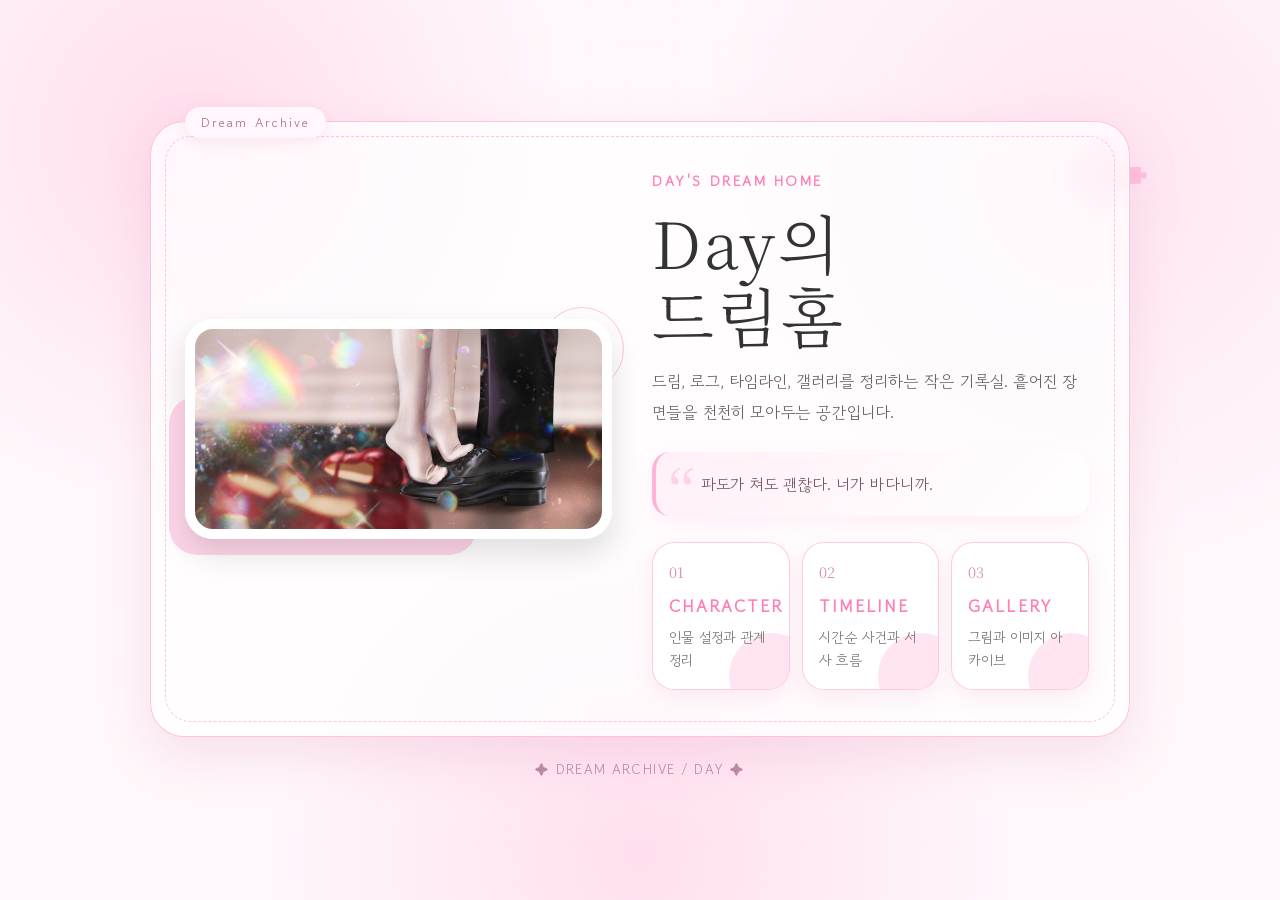
<file: index.html>
<!DOCTYPE html>
<html lang="ko">

<head>
  <meta charset="UTF-8">
  <meta name="viewport" content="width=device-width, initial-scale=1.0">
  <meta name="description" content="Day의 드림홈 - 드림, 로그, 갤러리를 공유하는 공간">

  <link rel="preconnect" href="https://fonts.googleapis.com">
  <link rel="preconnect" href="https://fonts.gstatic.com" crossorigin>
  <link
    href="https://fonts.googleapis.com/css2?family=Gowun+Dodum&family=Noto+Serif+KR:wght@300;500;700&display=swap"
    rel="stylesheet">

  <title>Dream home</title>

  <style>
    * {
      margin: 0;
      padding: 0;
      box-sizing: border-box;
    }

    html {
      scroll-behavior: smooth;
    }

    body {
      position: relative;
      min-height: 100vh;
      padding: 34px 20px;
      overflow-x: hidden;
      background:
        radial-gradient(circle at 15% 15%, rgba(255, 190, 220, 0.45), transparent 28%),
        radial-gradient(circle at 85% 20%, rgba(255, 226, 240, 0.9), transparent 30%),
        radial-gradient(circle at 50% 95%, rgba(255, 210, 232, 0.65), transparent 35%),
        #fff7fb;
      color: #444;
      font-family: 'Gowun Dodum', sans-serif;
      display: flex;
      align-items: center;
      justify-content: center;
    }

    body::before {
      content: "";
      position: fixed;
      inset: 0;
      pointer-events: none;
      background-image:
        linear-gradient(rgba(255, 179, 217, 0.16) 1px, transparent 1px),
        linear-gradient(90deg, rgba(255, 179, 217, 0.16) 1px, transparent 1px);
      background-size: 42px 42px;
      mask-image: radial-gradient(circle at center, black, transparent 75%);
      opacity: 0.55;
    }

    body::after {
      content: "✦";
      position: fixed;
      right: 10vw;
      top: 12vh;
      color: rgba(255, 126, 182, 0.35);
      font-size: 90px;
      pointer-events: none;
      animation: floatStar 5s ease-in-out infinite;
    }

    @keyframes floatStar {
      0%, 100% {
        transform: translateY(0) rotate(0deg);
      }

      50% {
        transform: translateY(14px) rotate(8deg);
      }
    }

    .home-wrap {
      position: relative;
      z-index: 1;
      width: min(980px, 100%);
    }

    .home-card {
      position: relative;
      display: grid;
      grid-template-columns: 1fr 1.05fr;
      gap: 34px;
      align-items: center;
      padding: 34px;
      border: 1px solid rgba(255, 170, 210, 0.7);
      border-radius: 34px;
      background: rgba(255, 255, 255, 0.74);
      backdrop-filter: blur(14px);
      box-shadow:
        0 18px 50px rgba(210, 116, 160, 0.18),
        inset 0 0 0 1px rgba(255, 255, 255, 0.65);
    }

    .home-card::before {
      content: "";
      position: absolute;
      inset: 14px;
      border: 1px dashed rgba(255, 159, 203, 0.6);
      border-radius: 26px;
      pointer-events: none;
    }

    .home-card::after {
      content: "Dream Archive";
      position: absolute;
      top: -15px;
      left: 34px;
      padding: 6px 16px;
      border-radius: 999px;
      background: #fff7fb;
      color: #b46b91;
      font-size: 0.82rem;
      letter-spacing: 0.16em;
      box-shadow: 0 4px 14px rgba(210, 116, 160, 0.14);
    }

    .visual {
      position: relative;
    }

    .visual::before {
      content: "";
      position: absolute;
      left: -16px;
      bottom: -16px;
      width: 72%;
      height: 72%;
      border-radius: 28px;
      background: #ffd6e9;
      z-index: -1;
    }

    .visual::after {
      content: "";
      position: absolute;
      right: -12px;
      top: -12px;
      width: 82px;
      height: 82px;
      border: 1px solid rgba(255, 126, 182, 0.45);
      border-radius: 50%;
      z-index: -1;
    }

    .visual img {
      display: block;
      width: 100%;
      height: auto;
      border-radius: 28px;
      border: 10px solid white;
      box-shadow: 0 14px 32px rgba(0, 0, 0, 0.13);
      object-fit: cover;
    }

    .content {
      position: relative;
      text-align: left;
      padding: 12px 6px;
    }

    .eyebrow {
      display: inline-block;
      margin-bottom: 14px;
      color: #ff7eb6;
      font-size: 0.88rem;
      letter-spacing: 0.18em;
      font-weight: bold;
    }

    h1 {
      margin-bottom: 14px;
      color: #333;
      font-family: 'Noto Serif KR', serif;
      font-size: clamp(2.3rem, 5vw, 4.4rem);
      font-weight: 300;
      line-height: 1.15;
      letter-spacing: 0.04em;
    }

    .intro {
      margin-bottom: 22px;
      color: #666;
      font-size: 1.02rem;
      line-height: 1.9;
    }

    .quote {
      position: relative;
      margin: 24px 0;
      padding: 18px 20px 18px 45px;
      border-left: 4px solid #ffb3d9;
      border-radius: 18px;
      background: linear-gradient(135deg, #fff0f7, #ffffff);
      color: #7a5a68;
      line-height: 1.8;
      box-shadow: 0 8px 20px rgba(255, 179, 217, 0.18);
    }

    .quote::before {
      content: "“";
      position: absolute;
      top: -18px;
      left: 12px;
      color: rgba(255, 126, 182, 0.28);
      font-family: 'Noto Serif KR', serif;
      font-size: 4rem;
    }

    nav {
      display: grid;
      grid-template-columns: repeat(3, 1fr);
      gap: 12px;
      margin-top: 26px;
    }

    nav a {
      position: relative;
      display: block;
      min-height: 118px;
      padding: 18px 16px;
      overflow: hidden;
      border: 1px solid rgba(255, 190, 220, 0.8);
      border-radius: 22px;
      background: rgba(255, 255, 255, 0.86);
      color: #444;
      text-decoration: none;
      box-shadow: 0 8px 22px rgba(210, 116, 160, 0.12);
      transition: all 0.3s ease;
    }

    nav a::before {
      content: "";
      position: absolute;
      right: -26px;
      bottom: -30px;
      width: 86px;
      height: 86px;
      border-radius: 50%;
      background: rgba(255, 179, 217, 0.35);
      transition: all 0.3s ease;
    }

    nav a:hover {
      transform: translateY(-6px);
      border-color: #ff9fcb;
      box-shadow: 0 12px 28px rgba(210, 116, 160, 0.2);
    }

    nav a:hover::before {
      transform: scale(1.25);
      background: rgba(255, 159, 203, 0.5);
    }

    nav a:focus-visible {
      outline: 2px solid #ff7eb6;
      outline-offset: 3px;
    }

    .menu-number {
      display: block;
      margin-bottom: 12px;
      color: #d990b4;
      font-family: 'Noto Serif KR', serif;
      font-size: 0.9rem;
    }

    .menu-title {
      position: relative;
      z-index: 1;
      display: block;
      margin-bottom: 8px;
      color: #ff7eb6;
      font-size: 1.05rem;
      font-weight: bold;
      letter-spacing: 0.12em;
    }

    .menu-desc {
      position: relative;
      z-index: 1;
      display: block;
      color: #777;
      font-size: 0.88rem;
      line-height: 1.6;
    }

    .footer-note {
      margin-top: 22px;
      text-align: center;
      color: #b98aa1;
      font-size: 0.85rem;
      letter-spacing: 0.1em;
    }

    .petal {
      position: fixed;
      width: 12px;
      height: 18px;
      border-radius: 50% 50% 50% 0;
      background: rgba(255, 179, 217, 0.45);
      pointer-events: none;
      animation: fall 9s linear infinite;
    }

    .petal.one {
      left: 12%;
      top: -30px;
      animation-delay: 0s;
    }

    .petal.two {
      left: 72%;
      top: -40px;
      animation-delay: 2.5s;
      animation-duration: 11s;
    }

    .petal.three {
      left: 88%;
      top: -20px;
      animation-delay: 5s;
      animation-duration: 10s;
    }

    @keyframes fall {
      0% {
        transform: translateY(-20px) rotate(0deg);
        opacity: 0;
      }

      15% {
        opacity: 1;
      }

      100% {
        transform: translateY(110vh) rotate(230deg);
        opacity: 0;
      }
    }

    @media (max-width: 820px) {
      body {
        align-items: flex-start;
      }

      .home-card {
        grid-template-columns: 1fr;
        padding: 26px;
      }

      .content {
        text-align: center;
      }

      .quote {
        text-align: left;
      }

      nav {
        grid-template-columns: 1fr;
      }

      nav a {
        min-height: auto;
      }
    }

    @media (max-width: 480px) {
      body {
        padding: 26px 14px;
      }

      .home-card {
        padding: 22px;
        border-radius: 26px;
      }

      .home-card::before {
        inset: 10px;
        border-radius: 20px;
      }

      .home-card::after {
        left: 24px;
        font-size: 0.72rem;
      }

      .visual img {
        border-width: 7px;
        border-radius: 22px;
      }

      .intro {
        font-size: 0.95rem;
      }

      .quote {
        font-size: 0.92rem;
      }

      .menu-title {
        font-size: 1rem;
      }
    }

    @media (prefers-reduced-motion: reduce) {
      *,
      *::before,
      *::after {
        animation: none !important;
        transition: none !important;
      }
    }
  </style>
</head>

<body>
  <span class="petal one"></span>
  <span class="petal two"></span>
  <span class="petal three"></span>

  <main class="home-wrap">
    <section class="home-card" aria-label="Day의 드림홈 메인">

      <div class="visual">
        <img src="main.png" alt="Day의 드림홈 메인 이미지">
      </div>

      <div class="content">
        <span class="eyebrow">DAY'S DREAM HOME</span>

        <h1>Day의<br>드림홈</h1>

        <p class="intro">
          드림, 로그, 타임라인, 갤러리를 정리하는 작은 기록실.
          흩어진 장면들을 천천히 모아두는 공간입니다.
        </p>

        <div class="quote">
          파도가 쳐도 괜찮다. 너가 바다니까.
        </div>

        <nav aria-label="메인 메뉴">
          <a href="character.html">
            <span class="menu-number">01</span>
            <span class="menu-title">CHARACTER</span>
            <span class="menu-desc">인물 설정과 관계 정리</span>
          </a>

          <a href="timeline.html">
            <span class="menu-number">02</span>
            <span class="menu-title">TIMELINE</span>
            <span class="menu-desc">시간순 사건과 서사 흐름</span>
          </a>

          <a href="gallery.html">
            <span class="menu-number">03</span>
            <span class="menu-title">GALLERY</span>
            <span class="menu-desc">그림과 이미지 아카이브</span>
          </a>
        </nav>
      </div>
    </section>

    <p class="footer-note">✦ DREAM ARCHIVE / DAY ✦</p>
  </main>
</body>

</html>
</file>
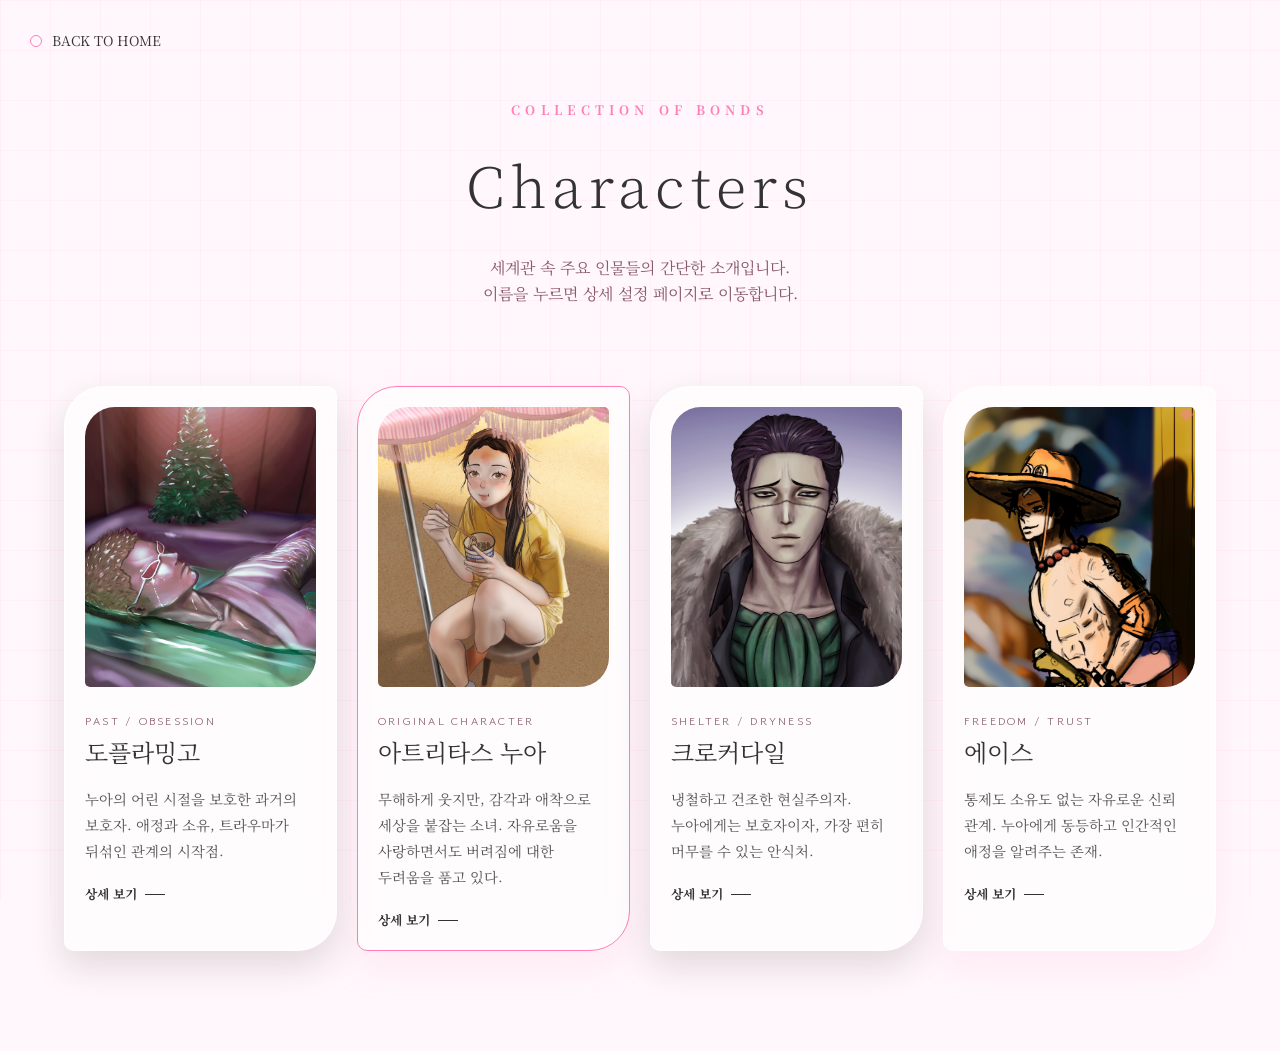
<file: character.html>
<!DOCTYPE html>
<html lang="ko">
<head>
  <meta charset="UTF-8">
  <meta name="viewport" content="width=device-width, initial-scale=1.0">
  <title>Character Archive | Day</title>
  <link rel="preconnect" href="https://fonts.googleapis.com">
  <link rel="preconnect" href="https://fonts.gstatic.com" crossorigin>
  <link href="https://fonts.googleapis.com/css2?family=Gowun+Dodum&family=Noto+Serif+KR:wght@200;400;700&display=swap" rel="stylesheet">

  <style>
    :root {
      --bg-color: #fff7fb;
      --point-pink: #ff7eb6;
      --heavy-rose: #8a5a68;
      --dark-text: #333;
    }

    * { margin: 0; padding: 0; box-sizing: border-box; }

    body {
      background: var(--bg-color);
      font-family: 'Noto Serif KR', serif; /* 네가 좋아하는 명조체 */
      color: var(--dark-text);
      overflow-x: hidden;
      line-height: 1.6;
    }

    body::before {
      content: "";
      position: fixed;
      inset: 0;
      background-image: 
        linear-gradient(rgba(255, 179, 217, 0.1) 1px, transparent 1px),
        linear-gradient(90deg, rgba(255, 179, 217, 0.1) 1px, transparent 1px);
      background-size: 50px 50px;
      z-index: -1;
    }

    .character-page {
      max-width: 1200px;
      margin: 0 auto;
      padding: 100px 24px;
    }

    .character-hero {
      text-align: center;
      margin-bottom: 80px;
    }

    .page-label {
      font-size: 0.8rem;
      letter-spacing: 0.4em;
      color: var(--point-pink);
      font-weight: 700;
      margin-bottom: 20px;
      display: block;
    }

    .character-hero h1 {
      font-size: clamp(2.5rem, 6vw, 3.5rem);
      font-weight: 200;
      margin-bottom: 25px;
      letter-spacing: 0.1em;
    }

    .hero-desc {
      max-width: 600px;
      margin: 0 auto;
      font-size: 1rem;
      color: var(--heavy-rose);
    }

    /* 아이패드 줄바꿈 방지용 그리드 */
    .character-grid {
      display: grid;
      grid-template-columns: repeat(4, 1fr);
      gap: 20px;
    }

    @media (max-width: 1024px) { .character-grid { grid-template-columns: repeat(2, 1fr); gap: 30px; } }
    @media (max-width: 600px) { .character-grid { grid-template-columns: 1fr; } }

    .character-card {
      position: relative;
      text-decoration: none;
      color: inherit;
      background: rgba(255, 255, 255, 0.6);
      backdrop-filter: blur(10px);
      border-radius: 40px 10px 40px 10px;
      padding: 20px;
      border: 1px solid rgba(255, 255, 255, 0.8);
      transition: all 0.5s ease;
      display: flex;
      flex-direction: column;
    }

    .character-card:hover {
      transform: translateY(-12px);
      background: rgba(255, 255, 255, 0.9);
      border-color: var(--point-pink);
    }

    /* 빌런/히어로 차별화 (미세한 필터와 그림자) */
    .type-villain { box-shadow: 0 15px 35px rgba(60, 40, 50, 0.15); }
    .type-villain .character-img { filter: grayscale(0.2) contrast(1.1); }
    
    .type-hero { box-shadow: 0 15px 35px rgba(255, 179, 217, 0.2); }
    .type-hero::after {
      content: "✦";
      position: absolute;
      top: 15px; right: 20px;
      color: var(--point-pink);
      opacity: 0.4;
    }

    .main-character { border: 1px solid var(--point-pink); }

    .character-img {
      width: 100%;
      height: 280px;
      border-radius: 30px 5px 30px 5px;
      overflow: hidden;
      margin-bottom: 20px;
    }

    .character-img img { width: 100%; height: 100%; object-fit: cover; transition: 0.8s; }
    .character-card:hover .character-img img { transform: scale(1.08); }

    .character-role {
      font-size: 0.7rem;
      letter-spacing: 0.2em;
      margin-bottom: 10px;
      color: var(--heavy-rose);
      font-family: 'Gowun Dodum', sans-serif;
    }

    .character-text h2 { font-size: 1.5rem; font-weight: 400; margin-bottom: 15px; }
    .character-text p { font-size: 0.9rem; color: #555; line-height: 1.8; word-break: keep-all; }

    .view-more {
      margin-top: auto;
      padding-top: 20px;
      font-size: 0.8rem;
      font-weight: 700;
      display: flex;
      align-items: center;
      gap: 8px;
    }
    .view-more::after { content: ""; width: 20px; height: 1px; background: #333; transition: 0.3s; }
    .character-card:hover .view-more::after { width: 40px; background: var(--point-pink); }

    .home-link {
      position: fixed;
      top: 30px; left: 30px;
      z-index: 100;
      color: var(--dark-text);
      text-decoration: none;
      font-size: 0.85rem;
      display: flex;
      align-items: center;
      gap: 10px;
    }
    .home-link::before { content: ""; width: 10px; height: 10px; border: 1px solid var(--point-pink); border-radius: 50%; }
  </style>
</head>
<body>

  <a class="home-link" href="./index.html">BACK TO HOME</a>

  <main class="character-page">
    <header class="character-hero">
      <span class="page-label">COLLECTION OF BONDS</span>
      <h1>Characters</h1>
      <p class="hero-desc">세계관 속 주요 인물들의 간단한 소개입니다.<br>이름을 누르면 상세 설정 페이지로 이동합니다.</p>
    </header>

    <section class="character-grid">
      <!-- 도플라밍고 (원래 문장 그대로) -->
      <a class="character-card type-villain" href="./wiki/doflamingo.html">
        <div class="character-img"><img src="./img/doflamingo.png" alt="도플라밍고"></div>
        <div class="character-text">
          <span class="character-role">PAST / OBSESSION</span>
          <h2>도플라밍고</h2>
          <p>누아의 어린 시절을 보호한 과거의 보호자. 애정과 소유, 트라우마가 뒤섞인 관계의 시작점.</p>
          <span class="view-more">상세 보기</span>
        </div>
      </a>

      <!-- 누아 (원래 문장 그대로) -->
      <a class="character-card type-hero main-character" href="./wiki/nua.html">
        <div class="character-img"><img src="./img/nua.png" alt="아트리타스 누아"></div>
        <div class="character-text">
          <span class="character-role">ORIGINAL CHARACTER</span>
          <h2>아트리타스 누아</h2>
          <p>무해하게 웃지만, 감각과 애착으로 세상을 붙잡는 소녀. 자유로움을 사랑하면서도 버려짐에 대한 두려움을 품고 있다.</p>
          <span class="view-more">상세 보기</span>
        </div>
      </a>

      <!-- 크로커다일 (원래 문장 그대로) -->
      <a class="character-card type-villain" href="./wiki/crocodile.html">
        <div class="character-img"><img src="./img/crocodile.png" alt="크로커다일"></div>
        <div class="character-text">
          <span class="character-role">SHELTER / DRYNESS</span>
          <h2>크로커다일</h2>
          <p>냉철하고 건조한 현실주의자. 누아에게는 보호자이자, 가장 편히 머무를 수 있는 안식처.</p>
          <span class="view-more">상세 보기</span>
        </div>
      </a>

      <!-- 에이스 (원래 문장 그대로) -->
      <a class="character-card type-hero" href="./wiki/ace.html">
        <div class="character-img"><img src="./img/ace.png" alt="에이스"></div>
        <div class="character-text">
          <span class="character-role">FREEDOM / TRUST</span>
          <h2>에이스</h2>
          <p>통제도 소유도 없는 자유로운 신뢰 관계. 누아에게 동등하고 인간적인 애정을 알려주는 존재.</p>
          <span class="view-more">상세 보기</span>
        </div>
      </a>
    </section>
  </main>
</body>
</html>
</file>
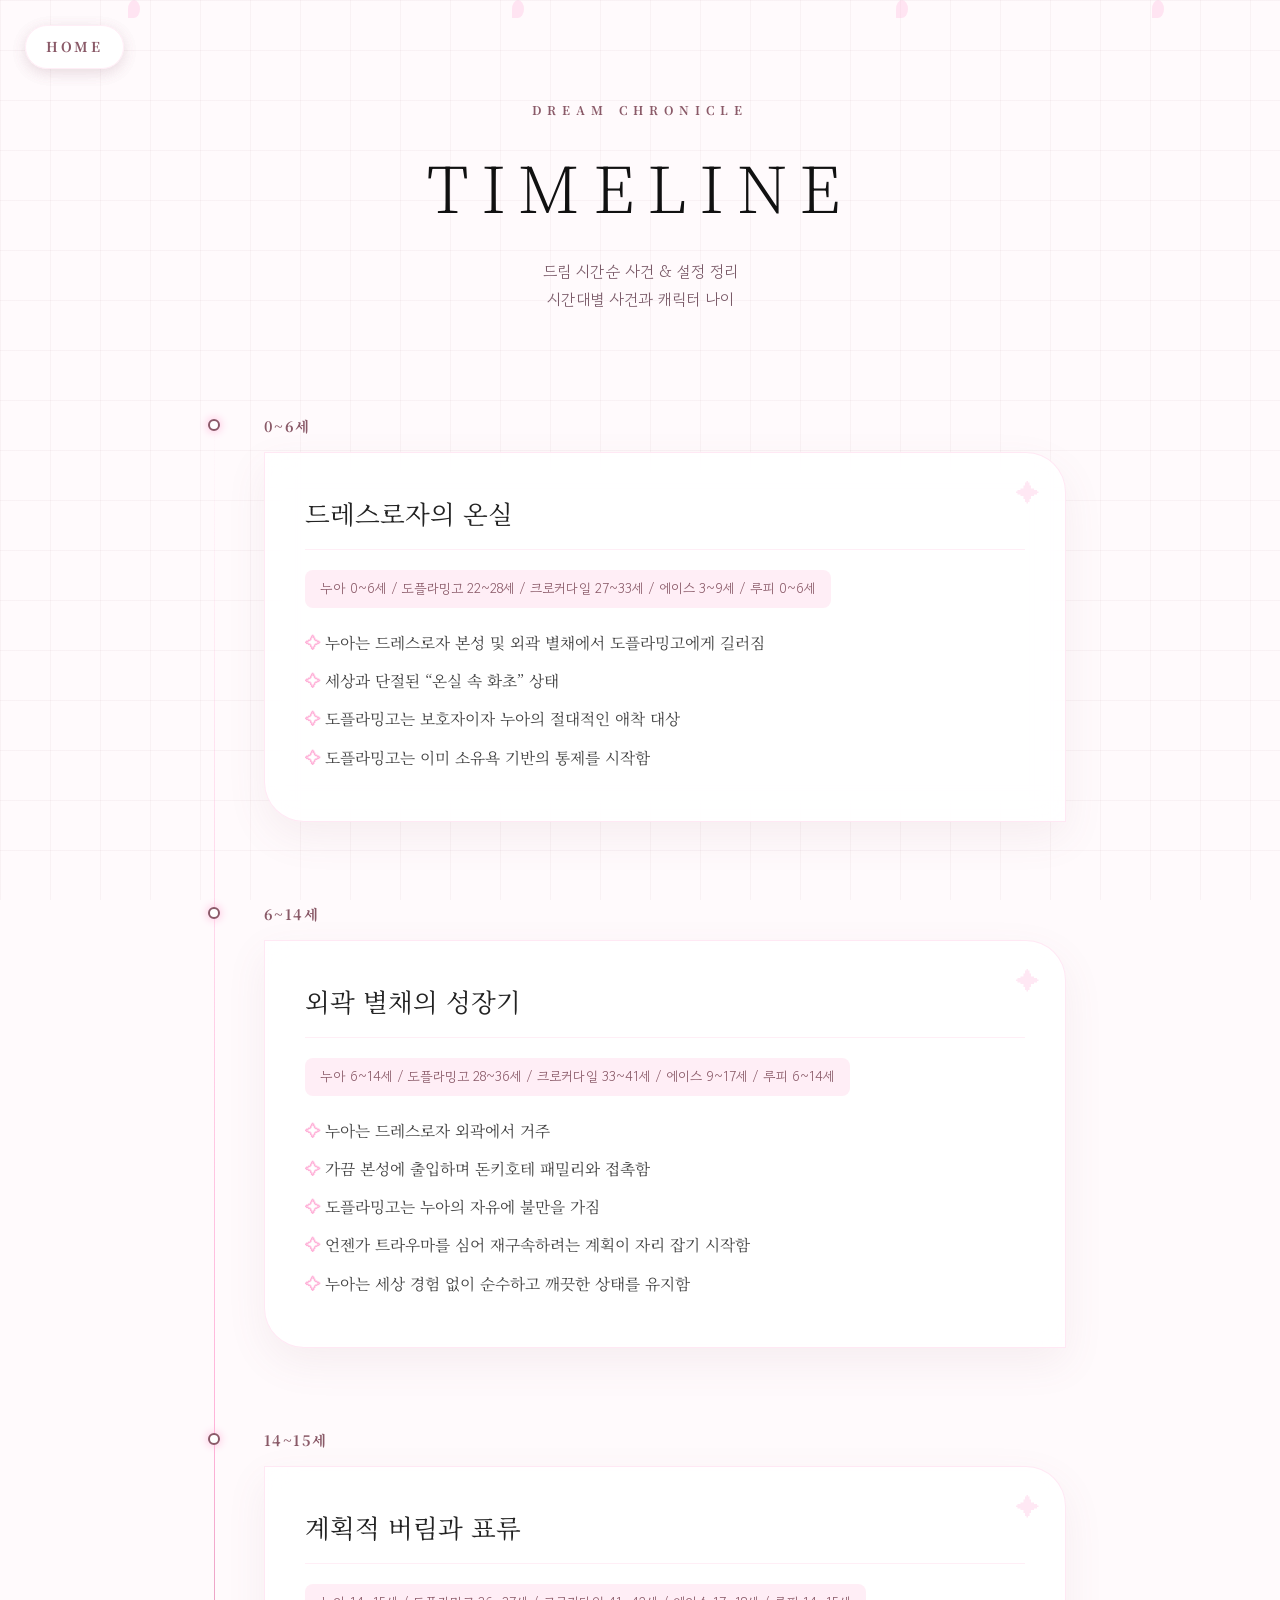
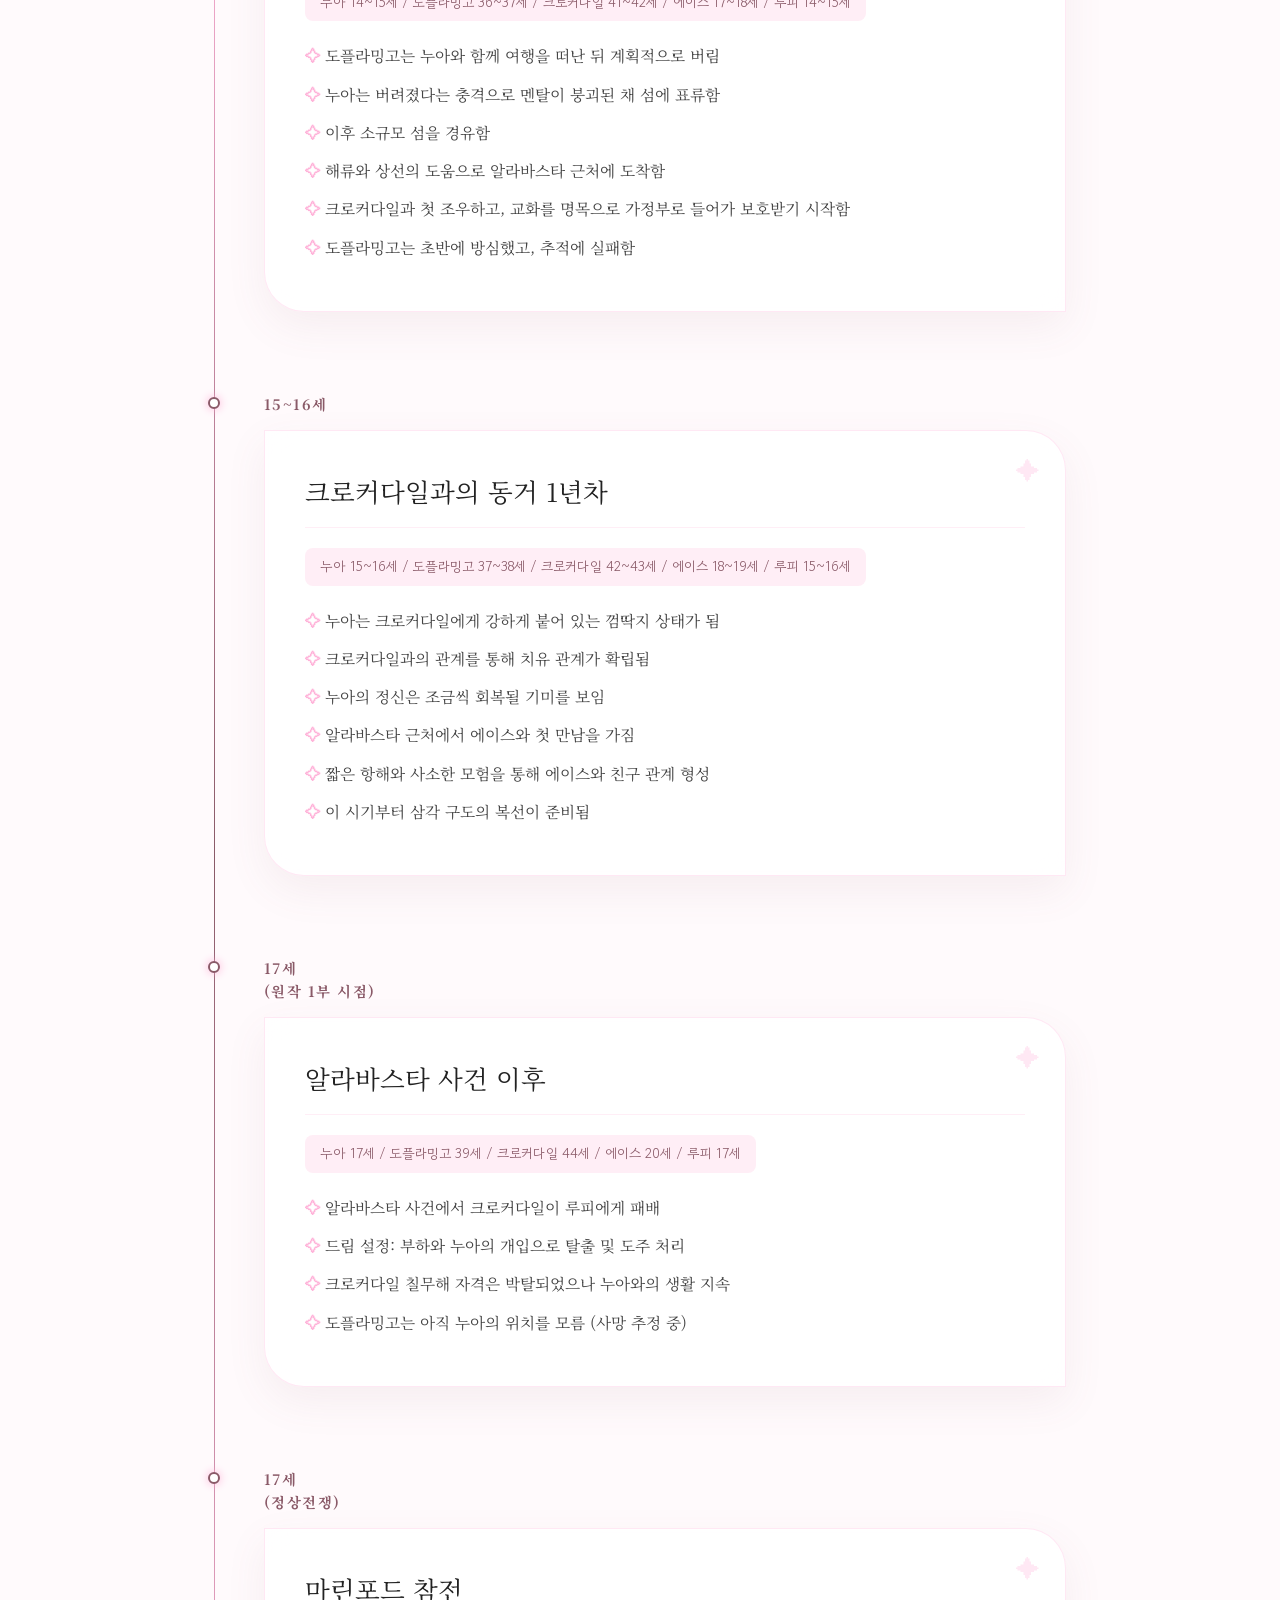
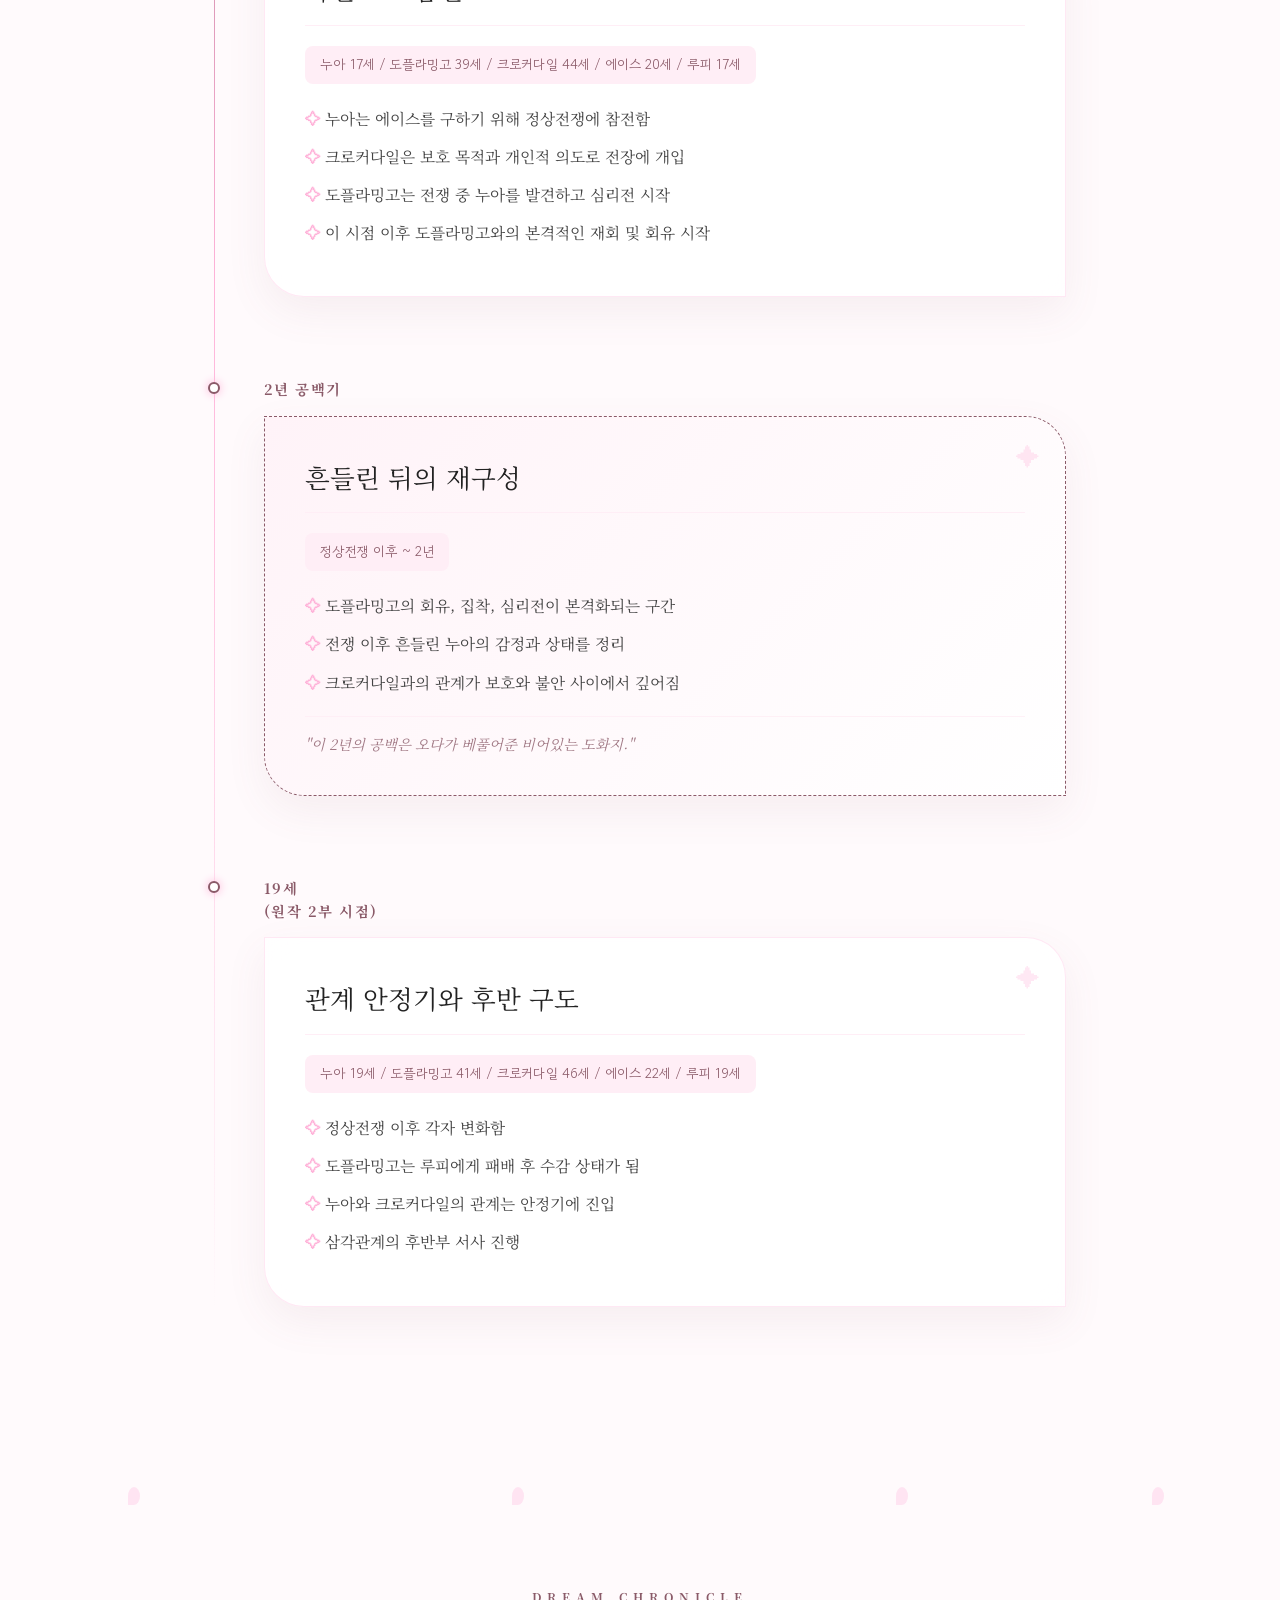
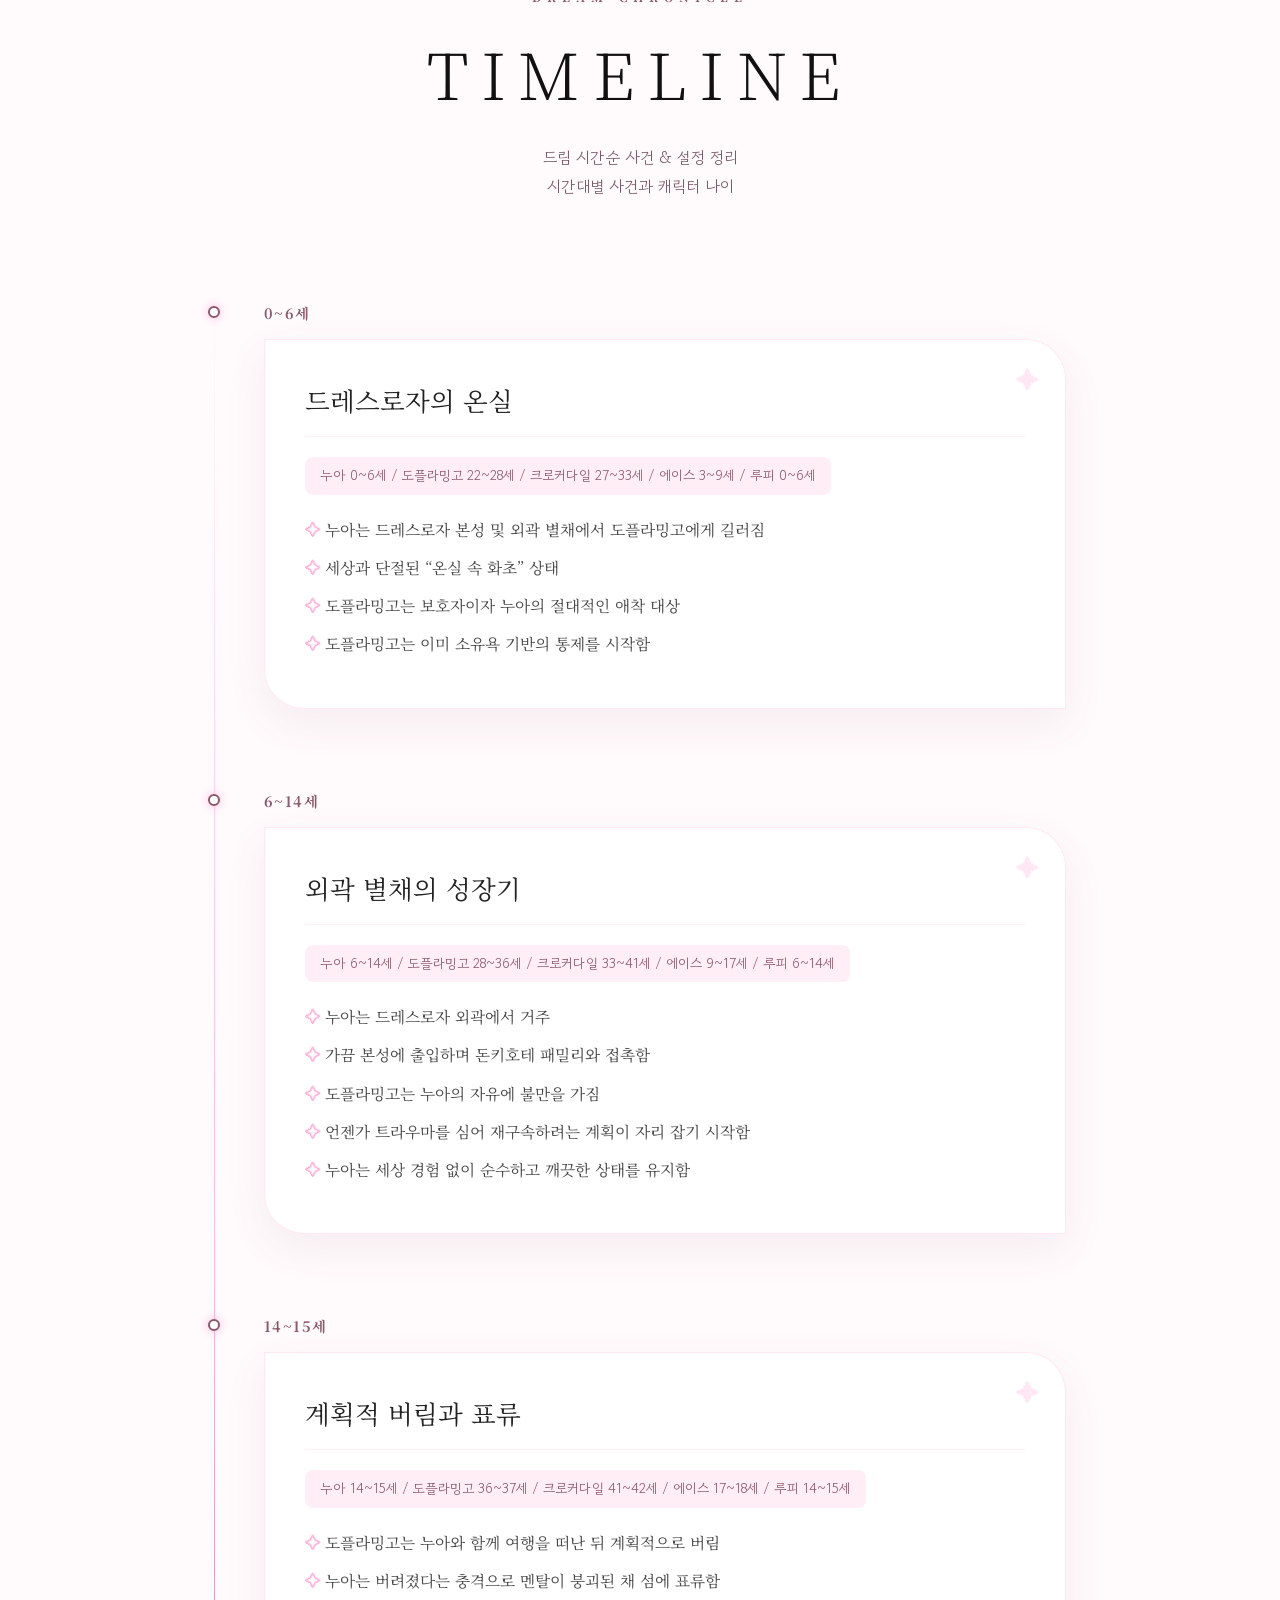
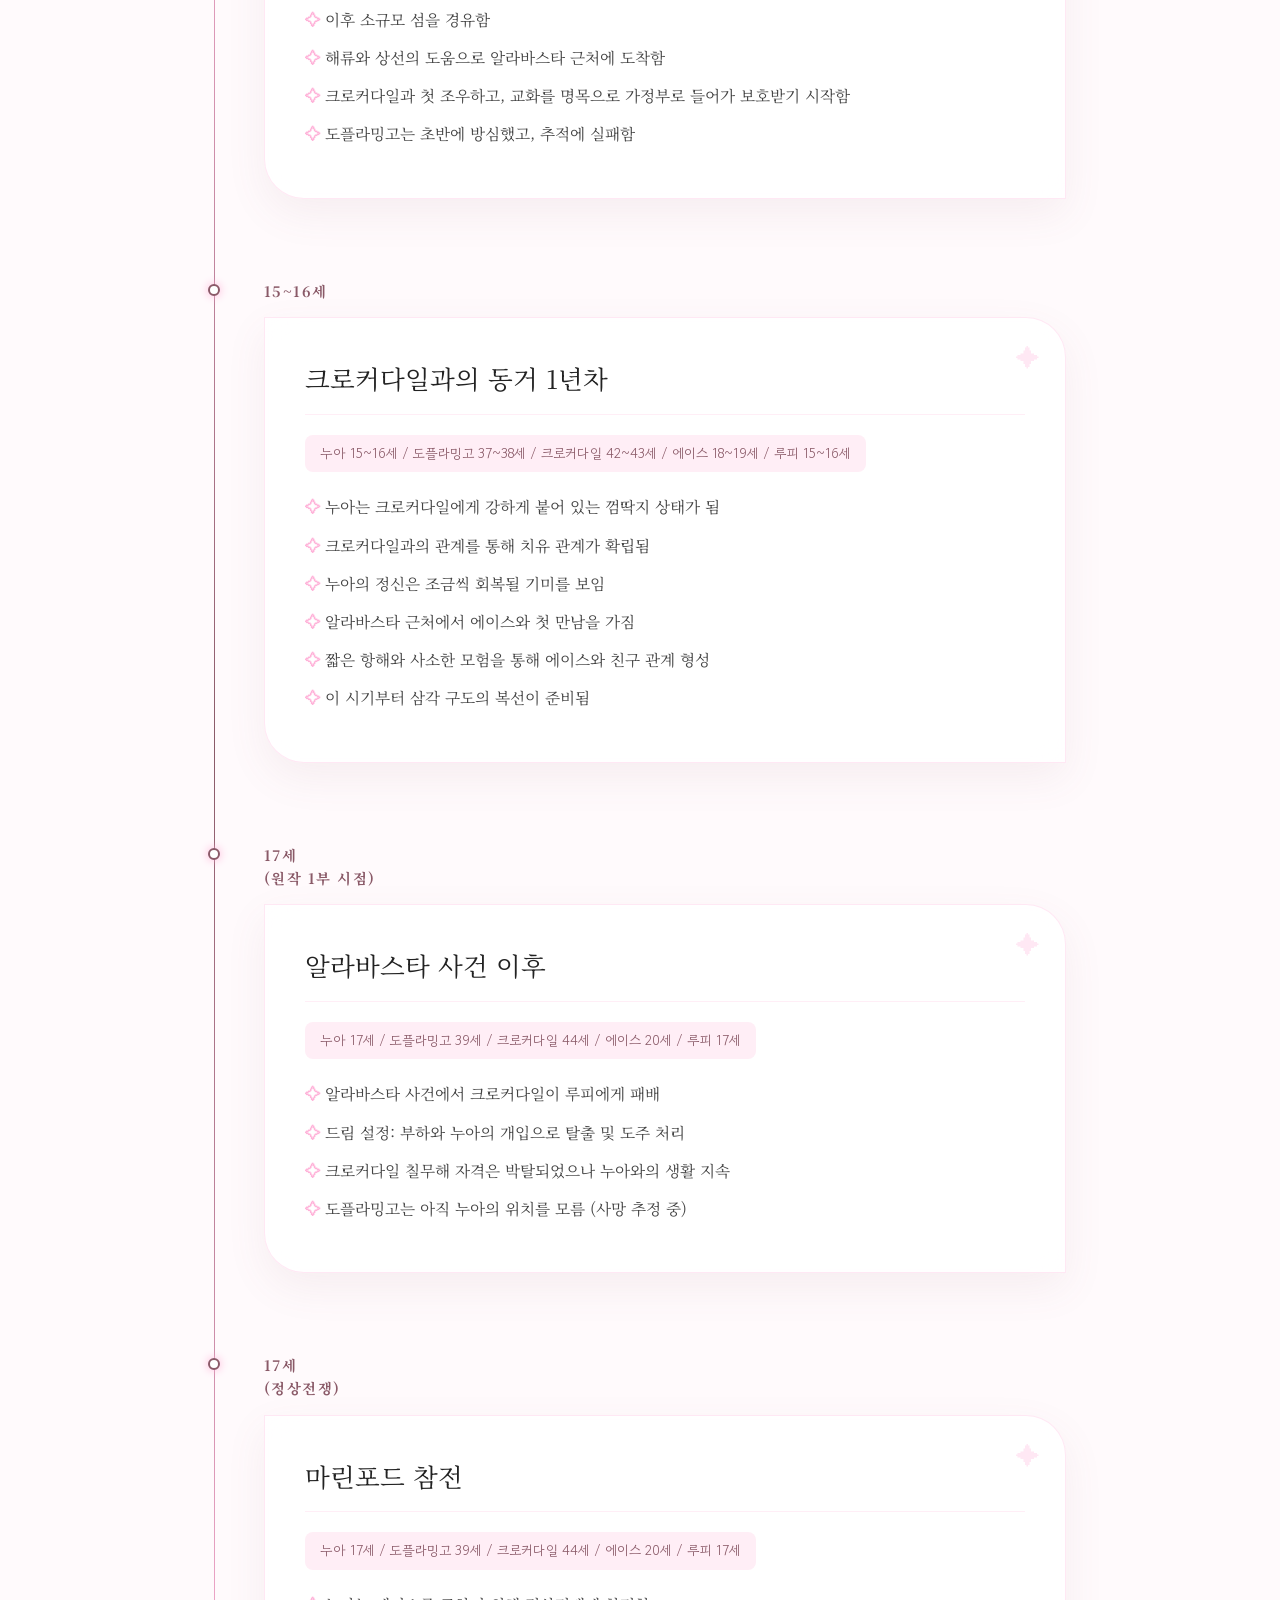
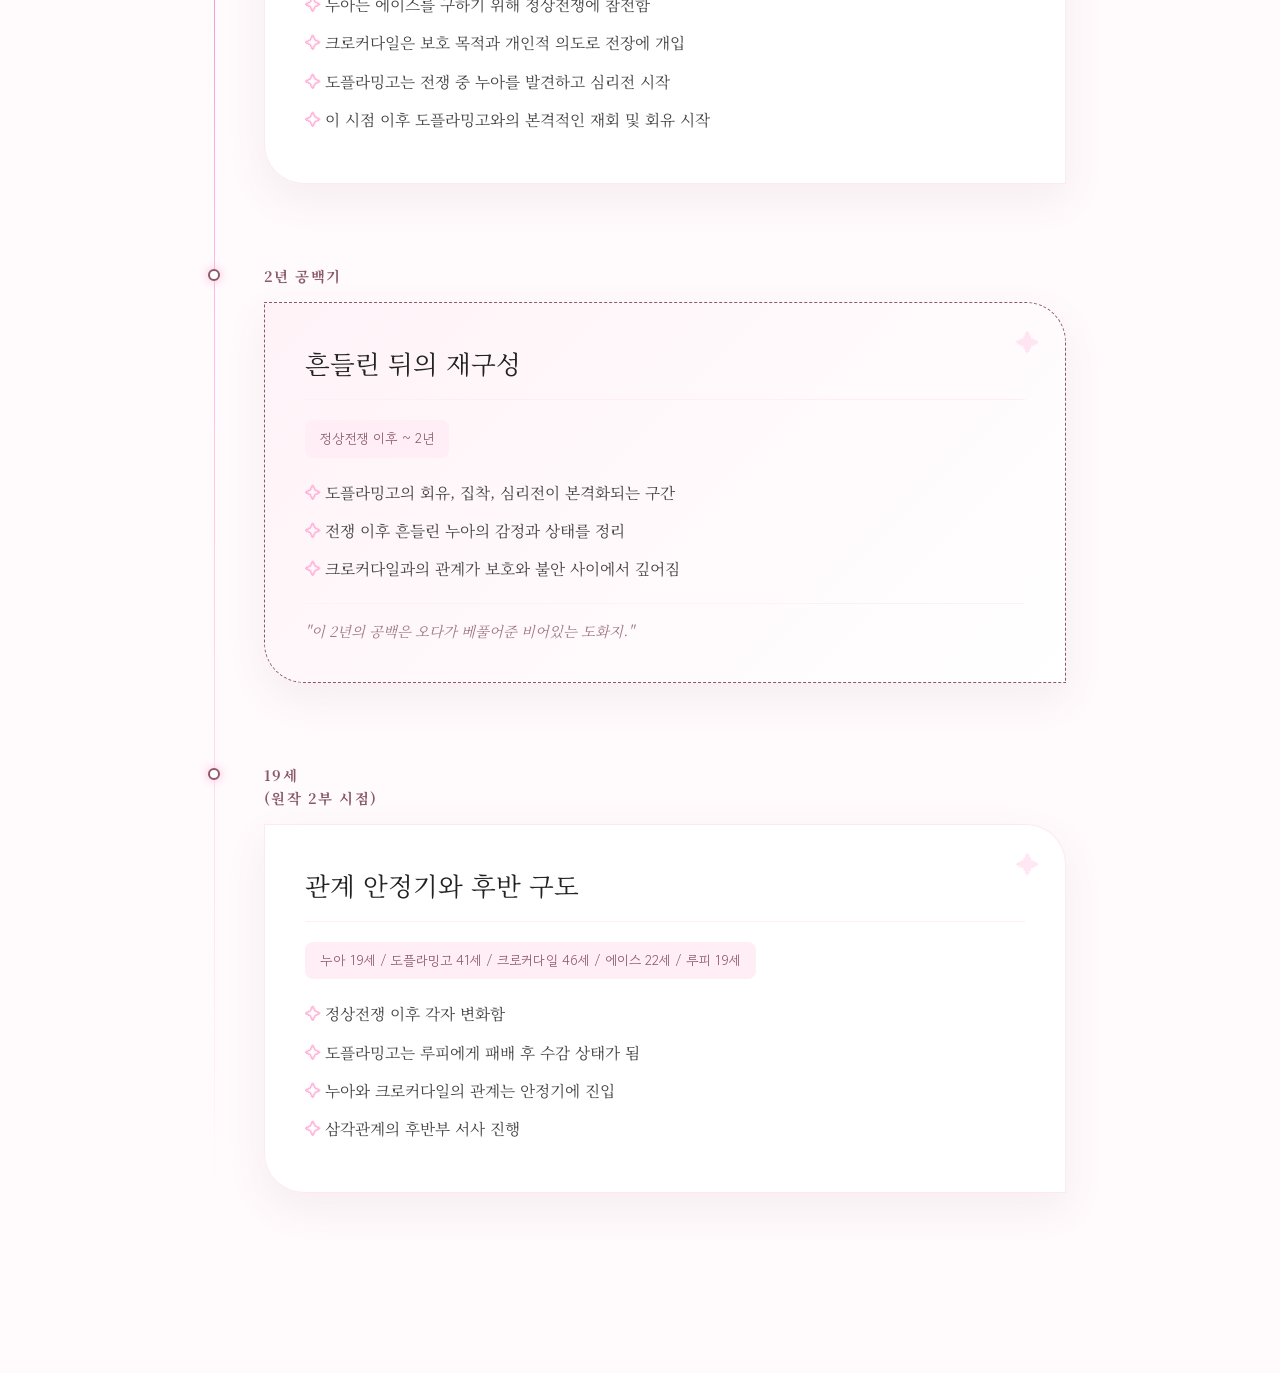
<file: timeline.html>
<!DOCTYPE html>
<html lang="ko">

<head>
  <meta charset="UTF-8">
  <meta name="viewport" content="width=device-width, initial-scale=1.0">
  <title>TIMELINE | NUA</title>

  <link rel="preconnect" href="https://fonts.googleapis.com">
  <link rel="preconnect" href="https://fonts.gstatic.com" crossorigin>
  <link href="https://fonts.googleapis.com/css2?family=Gowun+Dodum&family=Noto+Serif+KR:wght@200;400;700&display=swap" rel="stylesheet">

  <style>
    :root {
      --bg-color: #fffafc;
      --main-pink: #ffb3d9;
      --heavy-rose: #8a5a68; /* 분위기를 잡는 핵심 컬러 */
      --soft-pink: #ffeef6;
      --glass-white: rgba(255, 255, 255, 0.85);
    }

    * { margin: 0; padding: 0; box-sizing: border-box; }
    html { scroll-behavior: smooth; }

    body {
      background: var(--bg-color);
      font-family: 'Noto Serif KR', serif;
      color: #333;
      overflow-x: hidden;
      line-height: 1.6;
    }

    /* 배경: 은은한 격자와 장미빛 그라데이션 */
    body::before {
      content: "";
      position: fixed; inset: 0;
      background-image: 
        linear-gradient(rgba(138, 90, 104, 0.05) 1px, transparent 1px),
        linear-gradient(90deg, rgba(138, 90, 104, 0.05) 1px, transparent 1px);
      background-size: 50px 50px;
      z-index: -1;
    }

    /* 꽃잎 애니메이션 */
    .petal {
      position: fixed; z-index: 0; width: 12px; height: 18px;
      border-radius: 50% 50% 50% 0; background: rgba(255, 179, 217, 0.3);
      pointer-events: none; animation: fall 10s linear infinite;
    }
    @keyframes fall {
      0% { transform: translateY(-20px) rotate(0deg); opacity: 0; }
      15% { opacity: 1; }
      100% { transform: translateY(110vh) rotate(240deg); opacity: 0; }
    }

    /* HOME 버튼: 너의 요청대로 기능 유지 + 디자인 강화 */
    .home-button {
      position: fixed; top: 25px; left: 25px; z-index: 100;
      text-decoration: none; color: var(--heavy-rose);
      font-size: 0.85rem; letter-spacing: 0.2em; font-weight: 700;
      background: var(--glass-white); padding: 10px 20px;
      border-radius: 50px; border: 1px solid var(--soft-pink);
      box-shadow: 0 4px 15px rgba(138, 90, 104, 0.1);
      transition: 0.3s;
    }
    .home-button:hover { background: var(--heavy-rose); color: #fff; transform: translateY(-2px); }

    main { max-width: 900px; margin: 0 auto; padding: 100px 24px; }

    /* 헤더 섹션 */
    .page-hero { text-align: center; margin-bottom: 100px; position: relative; }
    .kicker { font-size: 0.75rem; letter-spacing: 0.5em; color: var(--heavy-rose); font-weight: 700; margin-bottom: 15px; display: block; }
    h1 { font-size: clamp(2.5rem, 6vw, 4rem); font-weight: 200; letter-spacing: 0.2em; color: #111; margin-bottom: 20px; }
    .subtitle { font-size: 1rem; color: #7a5a68; font-family: 'Gowun Dodum', sans-serif; line-height: 1.8; }

    /* 타임라인 메인: 가독성을 위해 한 줄 정렬 */
    .timeline { position: relative; padding-left: 50px; }
    
    /* 세로 라인 */
    .timeline::before {
      content: ""; position: absolute; left: 0; top: 0; bottom: 0; width: 1px;
      background: linear-gradient(to bottom, transparent, var(--main-pink), var(--heavy-rose), var(--main-pink), transparent);
    }

    .timeline-item {
      position: relative; margin-bottom: 80px;
      opacity: 0; transform: translateX(-20px); transition: 1s ease;
    }
    .timeline-item.visible { opacity: 1; transform: translateX(0); }

    /* 시기 표시 */
    .timeline-period {
      font-size: 0.9rem; font-weight: 700; color: var(--heavy-rose);
      letter-spacing: 0.1em; margin-bottom: 15px; display: block;
    }

    /* 카드 디자인: 가독성 + 분위기 합치기 */
    .timeline-card {
      position: relative; background: var(--glass-white); backdrop-filter: blur(15px);
      border: 1px solid rgba(255, 179, 217, 0.3);
      border-radius: 0 40px 0 40px; padding: 40px;
      box-shadow: 0 15px 40px rgba(138, 90, 104, 0.08);
    }
    .timeline-card::after {
      content: "✦"; position: absolute; top: 20px; right: 25px;
      color: var(--main-pink); opacity: 0.3; font-size: 1.5rem;
    }

    .timeline-card h2 {
      font-size: 1.6rem; font-weight: 400; color: #222;
      margin-bottom: 20px; border-bottom: 1px solid var(--soft-pink); padding-bottom: 15px;
    }

    .age {
      font-family: 'Gowun Dodum', sans-serif;
      font-size: 0.85rem; color: var(--heavy-rose);
      background: var(--soft-pink); padding: 8px 15px;
      border-radius: 8px; display: inline-block; margin-bottom: 20px;
      line-height: 1.6;
    }

    .timeline-card ul { list-style: none; }
    .timeline-card li {
      position: relative; padding-left: 20px; margin-bottom: 10px;
      font-size: 0.98rem; color: #444; line-height: 1.8; word-break: keep-all;
    }
    .timeline-card li::before {
      content: "✧"; position: absolute; left: 0; color: var(--main-pink); font-weight: bold;
    }

    /* 특별 구간: 2년 공백기 */
    .bridge-card {
      border: 1px dashed var(--heavy-rose);
      background: linear-gradient(135deg, #fff3f8, #ffffff);
    }
    .note {
      margin-top: 20px; padding-top: 15px; border-top: 1px solid var(--soft-pink);
      font-style: italic; font-size: 0.9rem; color: var(--heavy-rose); opacity: 0.8;
    }

    /* 포인트 도트 */
    .timeline-dot {
      position: absolute; left: -56px; top: 5px; width: 12px; height: 12px;
      background: #fff; border: 2px solid var(--heavy-rose);
      border-radius: 50%; z-index: 5; box-shadow: 0 0 10px var(--main-pink);
    }

    @media (max-width: 768px) {
      .timeline { padding-left: 30px; }
      .timeline-dot { left: -36px; }
      .timeline-card { padding: 30px 20px; }
      h1 { font-size: 2.5rem; }
    }
  </style>
</head>

<body>
  <!-- 너의 모든 버튼과 요소를 살렸어! -->
  <a href="index.html" class="home-button">HOME</a>

  <span class="petal" style="left:10%; animation-delay:0s;"></span>
  <span class="petal" style="left:40%; animation-delay:2s;"></span>
  <span class="petal" style="left:70%; animation-delay:4s;"></span>
  <span class="petal" style="left:90%; animation-delay:6s;"></span>

  <main>
    <header class="page-hero">
      <span class="kicker">DREAM CHRONICLE</span>
      <h1>TIMELINE</h1>
      <p class="subtitle">
        드림 시간순 사건 & 설정 정리<br>
        시간대별 사건과 캐릭터 나이
      </p>
    </header>

    <section class="timeline">

      <!-- 0~6세 -->
      <article class="timeline-item">
        <div class="timeline-dot"></div>
        <span class="timeline-period">0~6세</span>
        <div class="timeline-card">
          <h2>드레스로자의 온실</h2>
          <p class="age">누아 0~6세 / 도플라밍고 22~28세 / 크로커다일 27~33세 / 에이스 3~9세 / 루피 0~6세</p>
          <ul>
            <li>누아는 드레스로자 본성 및 외곽 별채에서 도플라밍고에게 길러짐</li>
            <li>세상과 단절된 “온실 속 화초” 상태</li>
            <li>도플라밍고는 보호자이자 누아의 절대적인 애착 대상</li>
            <li>도플라밍고는 이미 소유욕 기반의 통제를 시작함</li>
          </ul>
        </div>
      </article>

      <!-- 6~14세 -->
      <article class="timeline-item">
        <div class="timeline-dot"></div>
        <span class="timeline-period">6~14세</span>
        <div class="timeline-card">
          <h2>외곽 별채의 성장기</h2>
          <p class="age">누아 6~14세 / 도플라밍고 28~36세 / 크로커다일 33~41세 / 에이스 9~17세 / 루피 6~14세</p>
          <ul>
            <li>누아는 드레스로자 외곽에서 거주</li>
            <li>가끔 본성에 출입하며 돈키호테 패밀리와 접촉함</li>
            <li>도플라밍고는 누아의 자유에 불만을 가짐</li>
            <li>언젠가 트라우마를 심어 재구속하려는 계획이 자리 잡기 시작함</li>
            <li>누아는 세상 경험 없이 순수하고 깨끗한 상태를 유지함</li>
          </ul>
        </div>
      </article>

      <!-- 14~15세 -->
      <article class="timeline-item">
        <div class="timeline-dot"></div>
        <span class="timeline-period">14~15세</span>
        <div class="timeline-card">
          <h2>계획적 버림과 표류</h2>
          <p class="age">누아 14~15세 / 도플라밍고 36~37세 / 크로커다일 41~42세 / 에이스 17~18세 / 루피 14~15세</p>
          <ul>
            <li>도플라밍고는 누아와 함께 여행을 떠난 뒤 계획적으로 버림</li>
            <li>누아는 버려졌다는 충격으로 멘탈이 붕괴된 채 섬에 표류함</li>
            <li>이후 소규모 섬을 경유함</li>
            <li>해류와 상선의 도움으로 알라바스타 근처에 도착함</li>
            <li>크로커다일과 첫 조우하고, 교화를 명목으로 가정부로 들어가 보호받기 시작함</li>
            <li>도플라밍고는 초반에 방심했고, 추적에 실패함</li>
          </ul>
        </div>
      </article>

      <!-- 15~16세 -->
      <article class="timeline-item">
        <div class="timeline-dot"></div>
        <span class="timeline-period">15~16세</span>
        <div class="timeline-card">
          <h2>크로커다일과의 동거 1년차</h2>
          <p class="age">누아 15~16세 / 도플라밍고 37~38세 / 크로커다일 42~43세 / 에이스 18~19세 / 루피 15~16세</p>
          <ul>
            <li>누아는 크로커다일에게 강하게 붙어 있는 껌딱지 상태가 됨</li>
            <li>크로커다일과의 관계를 통해 치유 관계가 확립됨</li>
            <li>누아의 정신은 조금씩 회복될 기미를 보임</li>
            <li>알라바스타 근처에서 에이스와 첫 만남을 가짐</li>
            <li>짧은 항해와 사소한 모험을 통해 에이스와 친구 관계 형성</li>
            <li>이 시기부터 삼각 구도의 복선이 준비됨</li>
          </ul>
        </div>
      </article>

      <!-- 17세 1부 -->
      <article class="timeline-item">
        <div class="timeline-dot"></div>
        <span class="timeline-period">17세<br>(원작 1부 시점)</span>
        <div class="timeline-card">
          <h2>알라바스타 사건 이후</h2>
          <p class="age">누아 17세 / 도플라밍고 39세 / 크로커다일 44세 / 에이스 20세 / 루피 17세</p>
          <ul>
            <li>알라바스타 사건에서 크로커다일이 루피에게 패배</li>
            <li>드림 설정: 부하와 누아의 개입으로 탈출 및 도주 처리</li>
            <li>크로커다일 칠무해 자격은 박탈되었으나 누아와의 생활 지속</li>
            <li>도플라밍고는 아직 누아의 위치를 모름 (사망 추정 중)</li>
          </ul>
        </div>
      </article>

      <!-- 17세 정상전쟁 -->
      <article class="timeline-item">
        <div class="timeline-dot"></div>
        <span class="timeline-period">17세<br>(정상전쟁)</span>
        <div class="timeline-card">
          <h2>마린포드 참전</h2>
          <p class="age">누아 17세 / 도플라밍고 39세 / 크로커다일 44세 / 에이스 20세 / 루피 17세</p>
          <ul>
            <li>누아는 에이스를 구하기 위해 정상전쟁에 참전함</li>
            <li>크로커다일은 보호 목적과 개인적 의도로 전장에 개입</li>
            <li>도플라밍고는 전쟁 중 누아를 발견하고 심리전 시작</li>
            <li>이 시점 이후 도플라밍고와의 본격적인 재회 및 회유 시작</li>
          </ul>
        </div>
      </article>

      <!-- 2년 공백기 -->
      <article class="timeline-item">
        <div class="timeline-dot"></div>
        <span class="timeline-period">2년 공백기</span>
        <div class="timeline-card bridge-card">
          <h2>흔들린 뒤의 재구성</h2>
          <p class="age">정상전쟁 이후 ~ 2년</p>
          <ul>
            <li>도플라밍고의 회유, 집착, 심리전이 본격화되는 구간</li>
            <li>전쟁 이후 흔들린 누아의 감정과 상태를 정리</li>
            <li>크로커다일과의 관계가 보호와 불안 사이에서 깊어짐</li>
          </ul>
          <p class="note">"이 2년의 공백은 오다가 베풀어준 비어있는 도화지."</p>
        </div>
      </article>

      <!-- 19세 2부 -->
      <article class="timeline-item">
        <div class="timeline-dot"></div>
        <span class="timeline-period">19세<br>(원작 2부 시점)</span>
        <div class="timeline-card">
          <h2>관계 안정기와 후반 구도</h2>
          <p class="age">누아 19세 / 도플라밍고 41세 / 크로커다일 46세 / 에이스 22세 / 루피 19세</p>
          <ul>
            <li>정상전쟁 이후 각자 변화함</li>
            <li>도플라밍고는 루피에게 패배 후 수감 상태가 됨</li>
            <li>누아와 크로커다일의 관계는 안정기에 진입</li>
            <li>삼각관계의 후반부 서사 진행</li>
          </ul>
        </div>
      </article>

    </section>
  </main>

  <script>
    document.addEventListener('DOMContentLoaded', () => {
      const items = document.querySelectorAll('.timeline-item');
      const observer = new IntersectionObserver((entries) => {
        entries.forEach(entry => {
          if (entry.isIntersecting) entry.target.classList.add('visible');
        });
      }, { threshold: 0.1 });
      items.forEach(item => observer.observe(item));
    });
  </script>
</body>
</html>
<!DOCTYPE html>
<html lang="ko">

<head>
  <meta charset="UTF-8">
  <meta name="viewport" content="width=device-width, initial-scale=1.0">
  <title>TIMELINE | NUA</title>

  <link rel="preconnect" href="https://fonts.googleapis.com">
  <link rel="preconnect" href="https://fonts.gstatic.com" crossorigin>
  <link href="https://fonts.googleapis.com/css2?family=Gowun+Dodum&family=Noto+Serif+KR:wght@200;400;700&display=swap" rel="stylesheet">

  <style>
    :root {
      --bg-color: #fffafc;
      --main-pink: #ffb3d9;
      --heavy-rose: #8a5a68; /* 분위기를 잡는 핵심 컬러 */
      --soft-pink: #ffeef6;
      --glass-white: rgba(255, 255, 255, 0.85);
    }

    * { margin: 0; padding: 0; box-sizing: border-box; }
    html { scroll-behavior: smooth; }

    body {
      background: var(--bg-color);
      font-family: 'Noto Serif KR', serif;
      color: #333;
      overflow-x: hidden;
      line-height: 1.6;
    }

    /* 배경: 은은한 격자와 장미빛 그라데이션 */
    body::before {
      content: "";
      position: fixed; inset: 0;
      background-image: 
        linear-gradient(rgba(138, 90, 104, 0.05) 1px, transparent 1px),
        linear-gradient(90deg, rgba(138, 90, 104, 0.05) 1px, transparent 1px);
      background-size: 50px 50px;
      z-index: -1;
    }

    /* 꽃잎 애니메이션 */
    .petal {
      position: fixed; z-index: 0; width: 12px; height: 18px;
      border-radius: 50% 50% 50% 0; background: rgba(255, 179, 217, 0.3);
      pointer-events: none; animation: fall 10s linear infinite;
    }
    @keyframes fall {
      0% { transform: translateY(-20px) rotate(0deg); opacity: 0; }
      15% { opacity: 1; }
      100% { transform: translateY(110vh) rotate(240deg); opacity: 0; }
    }

    /* HOME 버튼: 너의 요청대로 기능 유지 + 디자인 강화 */
    .home-button {
      position: fixed; top: 25px; left: 25px; z-index: 100;
      text-decoration: none; color: var(--heavy-rose);
      font-size: 0.85rem; letter-spacing: 0.2em; font-weight: 700;
      background: var(--glass-white); padding: 10px 20px;
      border-radius: 50px; border: 1px solid var(--soft-pink);
      box-shadow: 0 4px 15px rgba(138, 90, 104, 0.1);
      transition: 0.3s;
    }
    .home-button:hover { background: var(--heavy-rose); color: #fff; transform: translateY(-2px); }

    main { max-width: 900px; margin: 0 auto; padding: 100px 24px; }

    /* 헤더 섹션 */
    .page-hero { text-align: center; margin-bottom: 100px; position: relative; }
    .kicker { font-size: 0.75rem; letter-spacing: 0.5em; color: var(--heavy-rose); font-weight: 700; margin-bottom: 15px; display: block; }
    h1 { font-size: clamp(2.5rem, 6vw, 4rem); font-weight: 200; letter-spacing: 0.2em; color: #111; margin-bottom: 20px; }
    .subtitle { font-size: 1rem; color: #7a5a68; font-family: 'Gowun Dodum', sans-serif; line-height: 1.8; }

    /* 타임라인 메인: 가독성을 위해 한 줄 정렬 */
    .timeline { position: relative; padding-left: 50px; }
    
    /* 세로 라인 */
    .timeline::before {
      content: ""; position: absolute; left: 0; top: 0; bottom: 0; width: 1px;
      background: linear-gradient(to bottom, transparent, var(--main-pink), var(--heavy-rose), var(--main-pink), transparent);
    }

    .timeline-item {
      position: relative; margin-bottom: 80px;
      opacity: 0; transform: translateX(-20px); transition: 1s ease;
    }
    .timeline-item.visible { opacity: 1; transform: translateX(0); }

    /* 시기 표시 */
    .timeline-period {
      font-size: 0.9rem; font-weight: 700; color: var(--heavy-rose);
      letter-spacing: 0.1em; margin-bottom: 15px; display: block;
    }

    /* 카드 디자인: 가독성 + 분위기 합치기 */
    .timeline-card {
      position: relative; background: var(--glass-white); backdrop-filter: blur(15px);
      border: 1px solid rgba(255, 179, 217, 0.3);
      border-radius: 0 40px 0 40px; padding: 40px;
      box-shadow: 0 15px 40px rgba(138, 90, 104, 0.08);
    }
    .timeline-card::after {
      content: "✦"; position: absolute; top: 20px; right: 25px;
      color: var(--main-pink); opacity: 0.3; font-size: 1.5rem;
    }

    .timeline-card h2 {
      font-size: 1.6rem; font-weight: 400; color: #222;
      margin-bottom: 20px; border-bottom: 1px solid var(--soft-pink); padding-bottom: 15px;
    }

    .age {
      font-family: 'Gowun Dodum', sans-serif;
      font-size: 0.85rem; color: var(--heavy-rose);
      background: var(--soft-pink); padding: 8px 15px;
      border-radius: 8px; display: inline-block; margin-bottom: 20px;
      line-height: 1.6;
    }

    .timeline-card ul { list-style: none; }
    .timeline-card li {
      position: relative; padding-left: 20px; margin-bottom: 10px;
      font-size: 0.98rem; color: #444; line-height: 1.8; word-break: keep-all;
    }
    .timeline-card li::before {
      content: "✧"; position: absolute; left: 0; color: var(--main-pink); font-weight: bold;
    }

    /* 특별 구간: 2년 공백기 */
    .bridge-card {
      border: 1px dashed var(--heavy-rose);
      background: linear-gradient(135deg, #fff3f8, #ffffff);
    }
    .note {
      margin-top: 20px; padding-top: 15px; border-top: 1px solid var(--soft-pink);
      font-style: italic; font-size: 0.9rem; color: var(--heavy-rose); opacity: 0.8;
    }

    /* 포인트 도트 */
    .timeline-dot {
      position: absolute; left: -56px; top: 5px; width: 12px; height: 12px;
      background: #fff; border: 2px solid var(--heavy-rose);
      border-radius: 50%; z-index: 5; box-shadow: 0 0 10px var(--main-pink);
    }

    @media (max-width: 768px) {
      .timeline { padding-left: 30px; }
      .timeline-dot { left: -36px; }
      .timeline-card { padding: 30px 20px; }
      h1 { font-size: 2.5rem; }
    }
  </style>
</head>

<body>
  <!-- 너의 모든 버튼과 요소를 살렸어! -->
  <a href="index.html" class="home-button">HOME</a>

  <span class="petal" style="left:10%; animation-delay:0s;"></span>
  <span class="petal" style="left:40%; animation-delay:2s;"></span>
  <span class="petal" style="left:70%; animation-delay:4s;"></span>
  <span class="petal" style="left:90%; animation-delay:6s;"></span>

  <main>
    <header class="page-hero">
      <span class="kicker">DREAM CHRONICLE</span>
      <h1>TIMELINE</h1>
      <p class="subtitle">
        드림 시간순 사건 & 설정 정리<br>
        시간대별 사건과 캐릭터 나이
      </p>
    </header>

    <section class="timeline">

      <!-- 0~6세 -->
      <article class="timeline-item">
        <div class="timeline-dot"></div>
        <span class="timeline-period">0~6세</span>
        <div class="timeline-card">
          <h2>드레스로자의 온실</h2>
          <p class="age">누아 0~6세 / 도플라밍고 22~28세 / 크로커다일 27~33세 / 에이스 3~9세 / 루피 0~6세</p>
          <ul>
            <li>누아는 드레스로자 본성 및 외곽 별채에서 도플라밍고에게 길러짐</li>
            <li>세상과 단절된 “온실 속 화초” 상태</li>
            <li>도플라밍고는 보호자이자 누아의 절대적인 애착 대상</li>
            <li>도플라밍고는 이미 소유욕 기반의 통제를 시작함</li>
          </ul>
        </div>
      </article>

      <!-- 6~14세 -->
      <article class="timeline-item">
        <div class="timeline-dot"></div>
        <span class="timeline-period">6~14세</span>
        <div class="timeline-card">
          <h2>외곽 별채의 성장기</h2>
          <p class="age">누아 6~14세 / 도플라밍고 28~36세 / 크로커다일 33~41세 / 에이스 9~17세 / 루피 6~14세</p>
          <ul>
            <li>누아는 드레스로자 외곽에서 거주</li>
            <li>가끔 본성에 출입하며 돈키호테 패밀리와 접촉함</li>
            <li>도플라밍고는 누아의 자유에 불만을 가짐</li>
            <li>언젠가 트라우마를 심어 재구속하려는 계획이 자리 잡기 시작함</li>
            <li>누아는 세상 경험 없이 순수하고 깨끗한 상태를 유지함</li>
          </ul>
        </div>
      </article>

      <!-- 14~15세 -->
      <article class="timeline-item">
        <div class="timeline-dot"></div>
        <span class="timeline-period">14~15세</span>
        <div class="timeline-card">
          <h2>계획적 버림과 표류</h2>
          <p class="age">누아 14~15세 / 도플라밍고 36~37세 / 크로커다일 41~42세 / 에이스 17~18세 / 루피 14~15세</p>
          <ul>
            <li>도플라밍고는 누아와 함께 여행을 떠난 뒤 계획적으로 버림</li>
            <li>누아는 버려졌다는 충격으로 멘탈이 붕괴된 채 섬에 표류함</li>
            <li>이후 소규모 섬을 경유함</li>
            <li>해류와 상선의 도움으로 알라바스타 근처에 도착함</li>
            <li>크로커다일과 첫 조우하고, 교화를 명목으로 가정부로 들어가 보호받기 시작함</li>
            <li>도플라밍고는 초반에 방심했고, 추적에 실패함</li>
          </ul>
        </div>
      </article>

      <!-- 15~16세 -->
      <article class="timeline-item">
        <div class="timeline-dot"></div>
        <span class="timeline-period">15~16세</span>
        <div class="timeline-card">
          <h2>크로커다일과의 동거 1년차</h2>
          <p class="age">누아 15~16세 / 도플라밍고 37~38세 / 크로커다일 42~43세 / 에이스 18~19세 / 루피 15~16세</p>
          <ul>
            <li>누아는 크로커다일에게 강하게 붙어 있는 껌딱지 상태가 됨</li>
            <li>크로커다일과의 관계를 통해 치유 관계가 확립됨</li>
            <li>누아의 정신은 조금씩 회복될 기미를 보임</li>
            <li>알라바스타 근처에서 에이스와 첫 만남을 가짐</li>
            <li>짧은 항해와 사소한 모험을 통해 에이스와 친구 관계 형성</li>
            <li>이 시기부터 삼각 구도의 복선이 준비됨</li>
          </ul>
        </div>
      </article>

      <!-- 17세 1부 -->
      <article class="timeline-item">
        <div class="timeline-dot"></div>
        <span class="timeline-period">17세<br>(원작 1부 시점)</span>
        <div class="timeline-card">
          <h2>알라바스타 사건 이후</h2>
          <p class="age">누아 17세 / 도플라밍고 39세 / 크로커다일 44세 / 에이스 20세 / 루피 17세</p>
          <ul>
            <li>알라바스타 사건에서 크로커다일이 루피에게 패배</li>
            <li>드림 설정: 부하와 누아의 개입으로 탈출 및 도주 처리</li>
            <li>크로커다일 칠무해 자격은 박탈되었으나 누아와의 생활 지속</li>
            <li>도플라밍고는 아직 누아의 위치를 모름 (사망 추정 중)</li>
          </ul>
        </div>
      </article>

      <!-- 17세 정상전쟁 -->
      <article class="timeline-item">
        <div class="timeline-dot"></div>
        <span class="timeline-period">17세<br>(정상전쟁)</span>
        <div class="timeline-card">
          <h2>마린포드 참전</h2>
          <p class="age">누아 17세 / 도플라밍고 39세 / 크로커다일 44세 / 에이스 20세 / 루피 17세</p>
          <ul>
            <li>누아는 에이스를 구하기 위해 정상전쟁에 참전함</li>
            <li>크로커다일은 보호 목적과 개인적 의도로 전장에 개입</li>
            <li>도플라밍고는 전쟁 중 누아를 발견하고 심리전 시작</li>
            <li>이 시점 이후 도플라밍고와의 본격적인 재회 및 회유 시작</li>
          </ul>
        </div>
      </article>

      <!-- 2년 공백기 -->
      <article class="timeline-item">
        <div class="timeline-dot"></div>
        <span class="timeline-period">2년 공백기</span>
        <div class="timeline-card bridge-card">
          <h2>흔들린 뒤의 재구성</h2>
          <p class="age">정상전쟁 이후 ~ 2년</p>
          <ul>
            <li>도플라밍고의 회유, 집착, 심리전이 본격화되는 구간</li>
            <li>전쟁 이후 흔들린 누아의 감정과 상태를 정리</li>
            <li>크로커다일과의 관계가 보호와 불안 사이에서 깊어짐</li>
          </ul>
          <p class="note">"이 2년의 공백은 오다가 베풀어준 비어있는 도화지."</p>
        </div>
      </article>

      <!-- 19세 2부 -->
      <article class="timeline-item">
        <div class="timeline-dot"></div>
        <span class="timeline-period">19세<br>(원작 2부 시점)</span>
        <div class="timeline-card">
          <h2>관계 안정기와 후반 구도</h2>
          <p class="age">누아 19세 / 도플라밍고 41세 / 크로커다일 46세 / 에이스 22세 / 루피 19세</p>
          <ul>
            <li>정상전쟁 이후 각자 변화함</li>
            <li>도플라밍고는 루피에게 패배 후 수감 상태가 됨</li>
            <li>누아와 크로커다일의 관계는 안정기에 진입</li>
            <li>삼각관계의 후반부 서사 진행</li>
          </ul>
        </div>
      </article>

    </section>
  </main>

  <script>
    document.addEventListener('DOMContentLoaded', () => {
      const items = document.querySelectorAll('.timeline-item');
      const observer = new IntersectionObserver((entries) => {
        entries.forEach(entry => {
          if (entry.isIntersecting) entry.target.classList.add('visible');
        });
      }, { threshold: 0.1 });
      items.forEach(item => observer.observe(item));
    });
  </script>
</body>
</html>
</file>
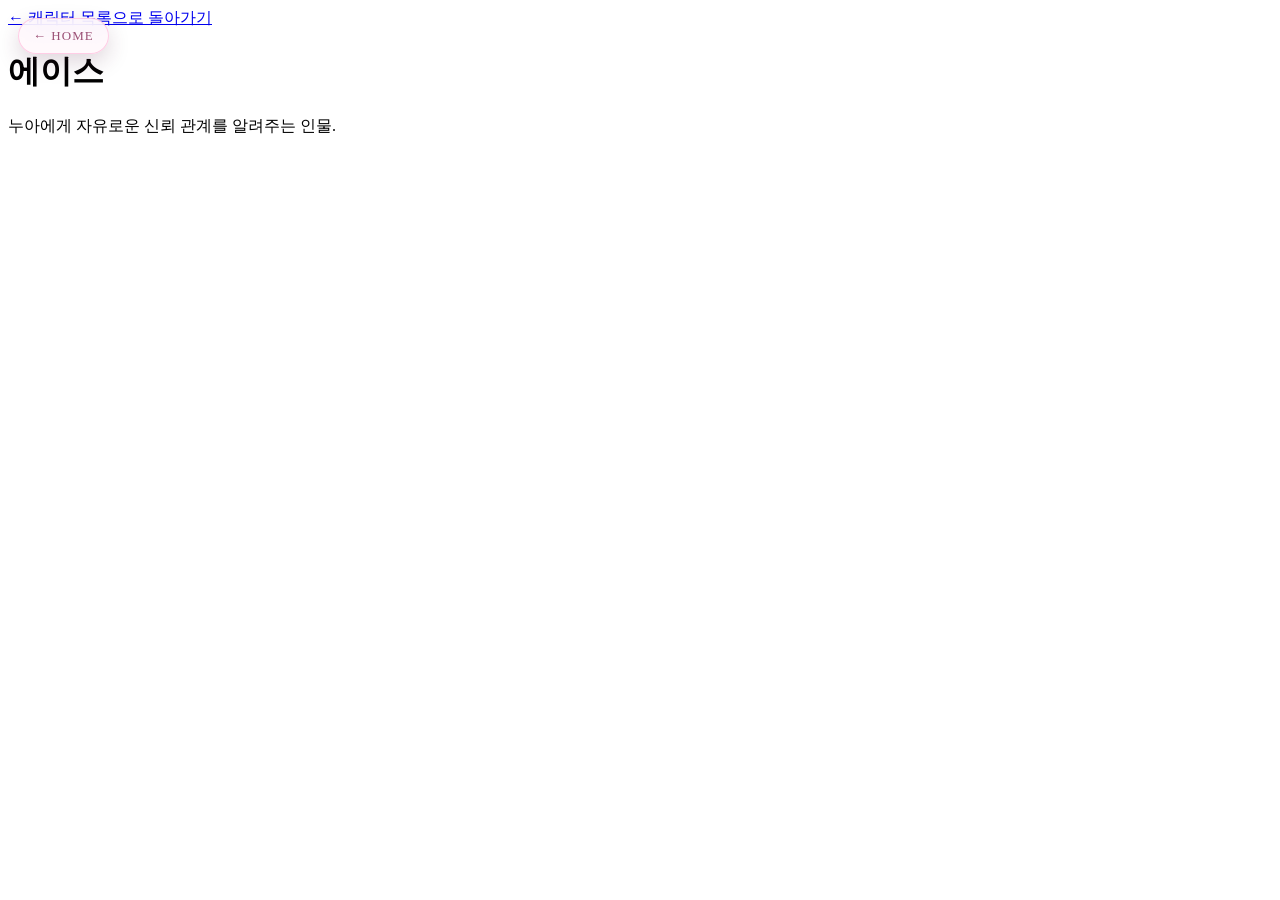
<file: wiki/ace.html>
<!DOCTYPE html>
<html lang="ko">

<head>
  <meta charset="UTF-8">
  <meta name="viewport" content="width=device-width, initial-scale=1.0">
  <title>에이스</title>

  <style>
    .fixed-home-link {
    position: fixed;
    top: 18px;
    left: 18px;
    z-index: 999;
    display: inline-flex;
    align-items: center;
    gap: 6px;
    padding: 9px 14px;
    border: 1px solid rgba(255, 190, 220, 0.75);
    border-radius: 999px;
    background: rgba(255, 248, 252, 0.82);
    backdrop-filter: blur(12px);
    color: #9b4f75;
    text-decoration: none;
    font-size: 13px;
    letter-spacing: 0.08em;
    box-shadow: 0 8px 22px rgba(80, 30, 60, 0.18);
    transition:
      transform 0.25s ease,
      box-shadow 0.25s ease,
      border-color 0.25s ease,
      background 0.25s ease;
  }
  
  .fixed-home-link:hover {
    transform: translateY(-3px);
    border-color: rgba(255, 159, 203, 0.95);
    background: rgba(255, 255, 255, 0.94);
    box-shadow: 0 12px 28px rgba(80, 30, 60, 0.24);
  }
  
  .fixed-home-link:focus-visible {
    outline: 2px solid #ff9fcb;
    outline-offset: 3px;
  }
  
  @media (max-width: 560px) {
    .fixed-home-link {
      top: 12px;
      left: 12px;
      padding: 8px 12px;
      font-size: 12px;
    }
  }
  </style>
</head>


<body>
  <a class="fixed-home-link" href="../index.html">← HOME</a>
  
  <main>
    <a href="../character.html">← 캐릭터 목록으로 돌아가기</a>
    <h1>에이스</h1>
    <p>누아에게 자유로운 신뢰 관계를 알려주는 인물.</p>
  </main>
</body>
</html>
</file>
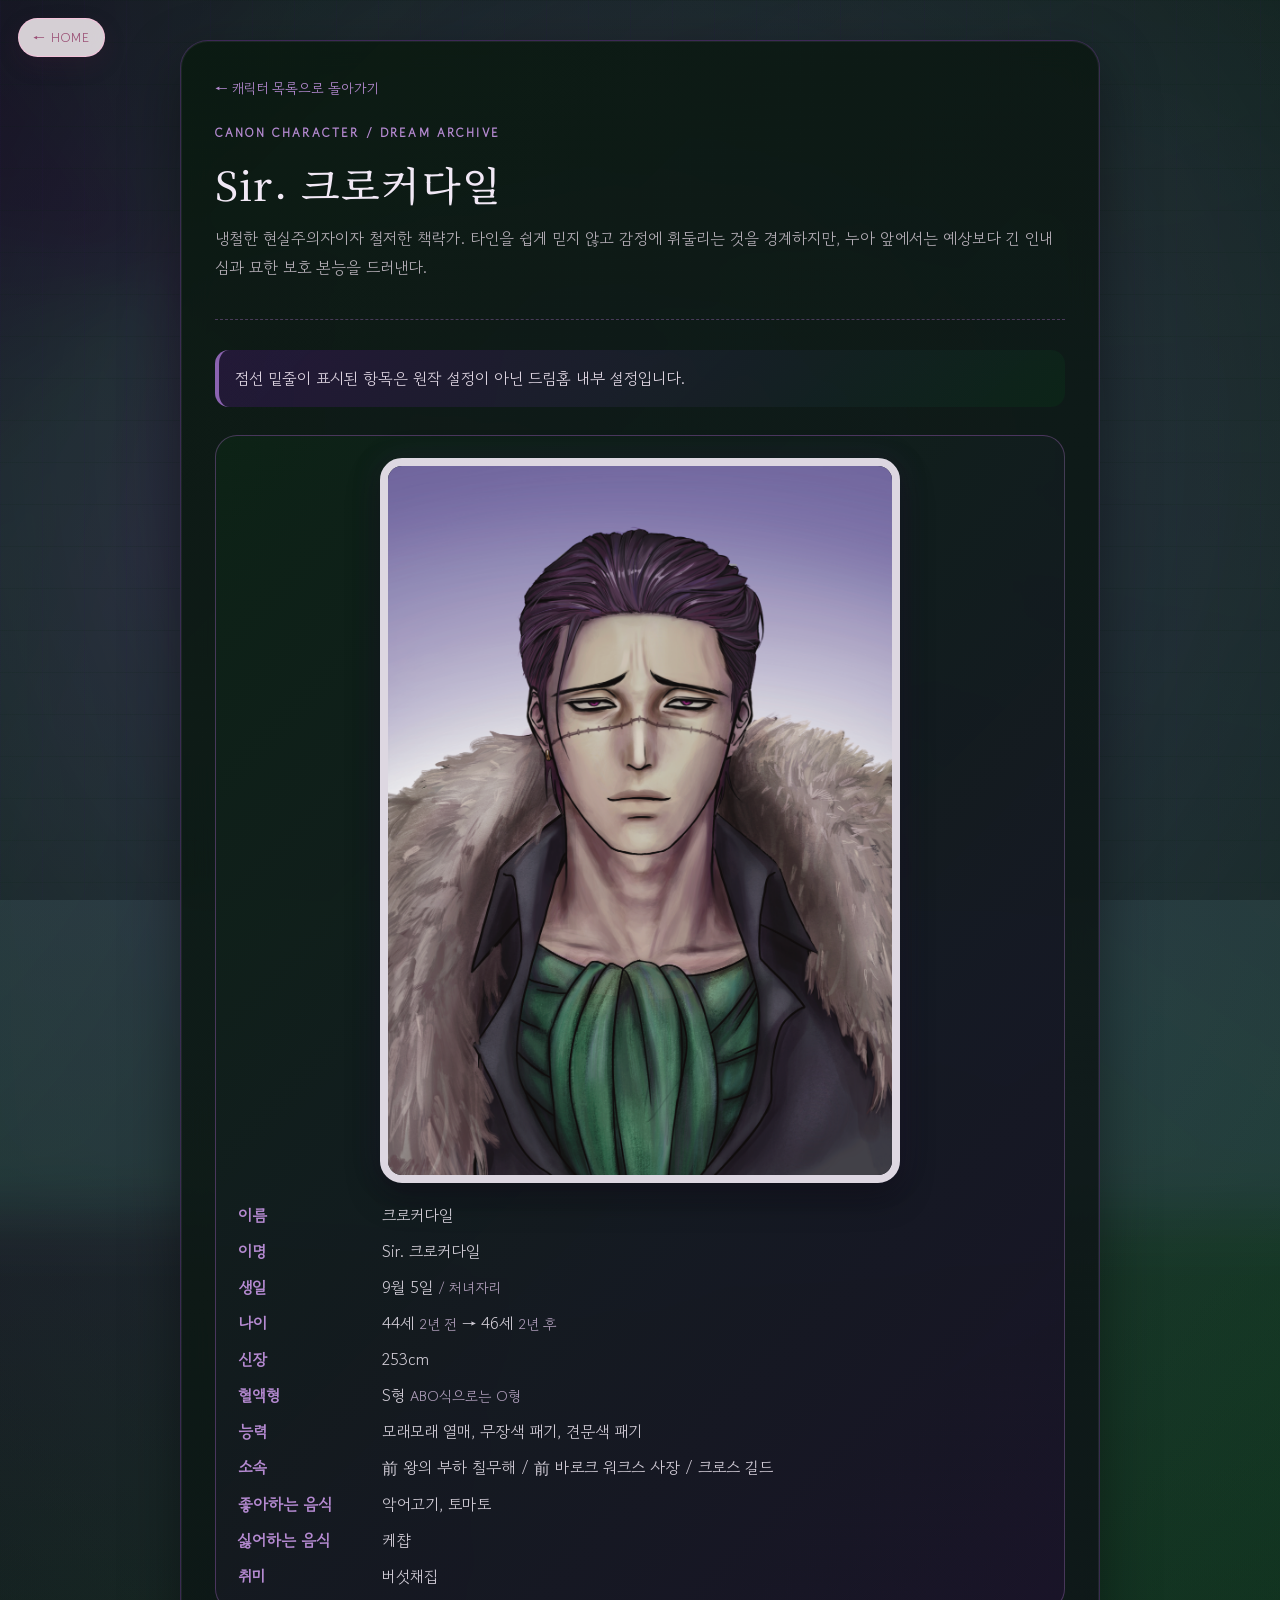
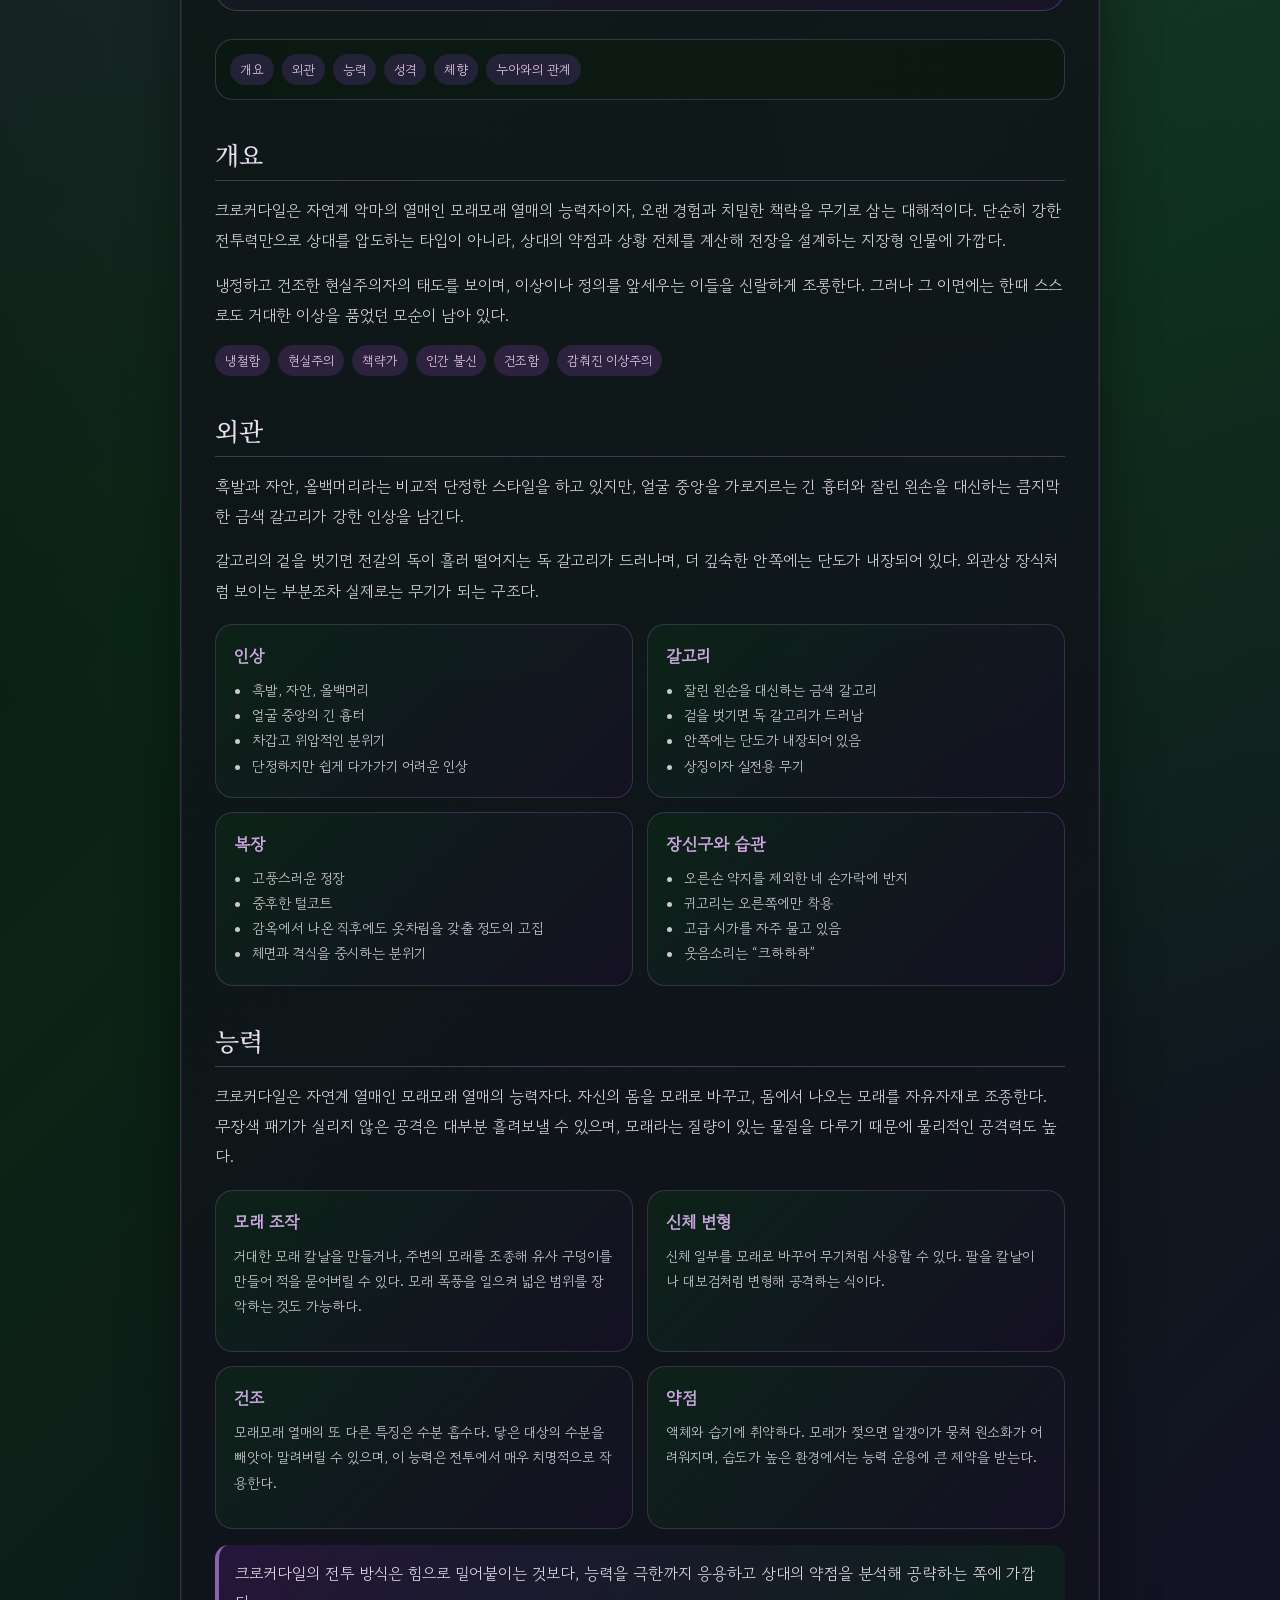
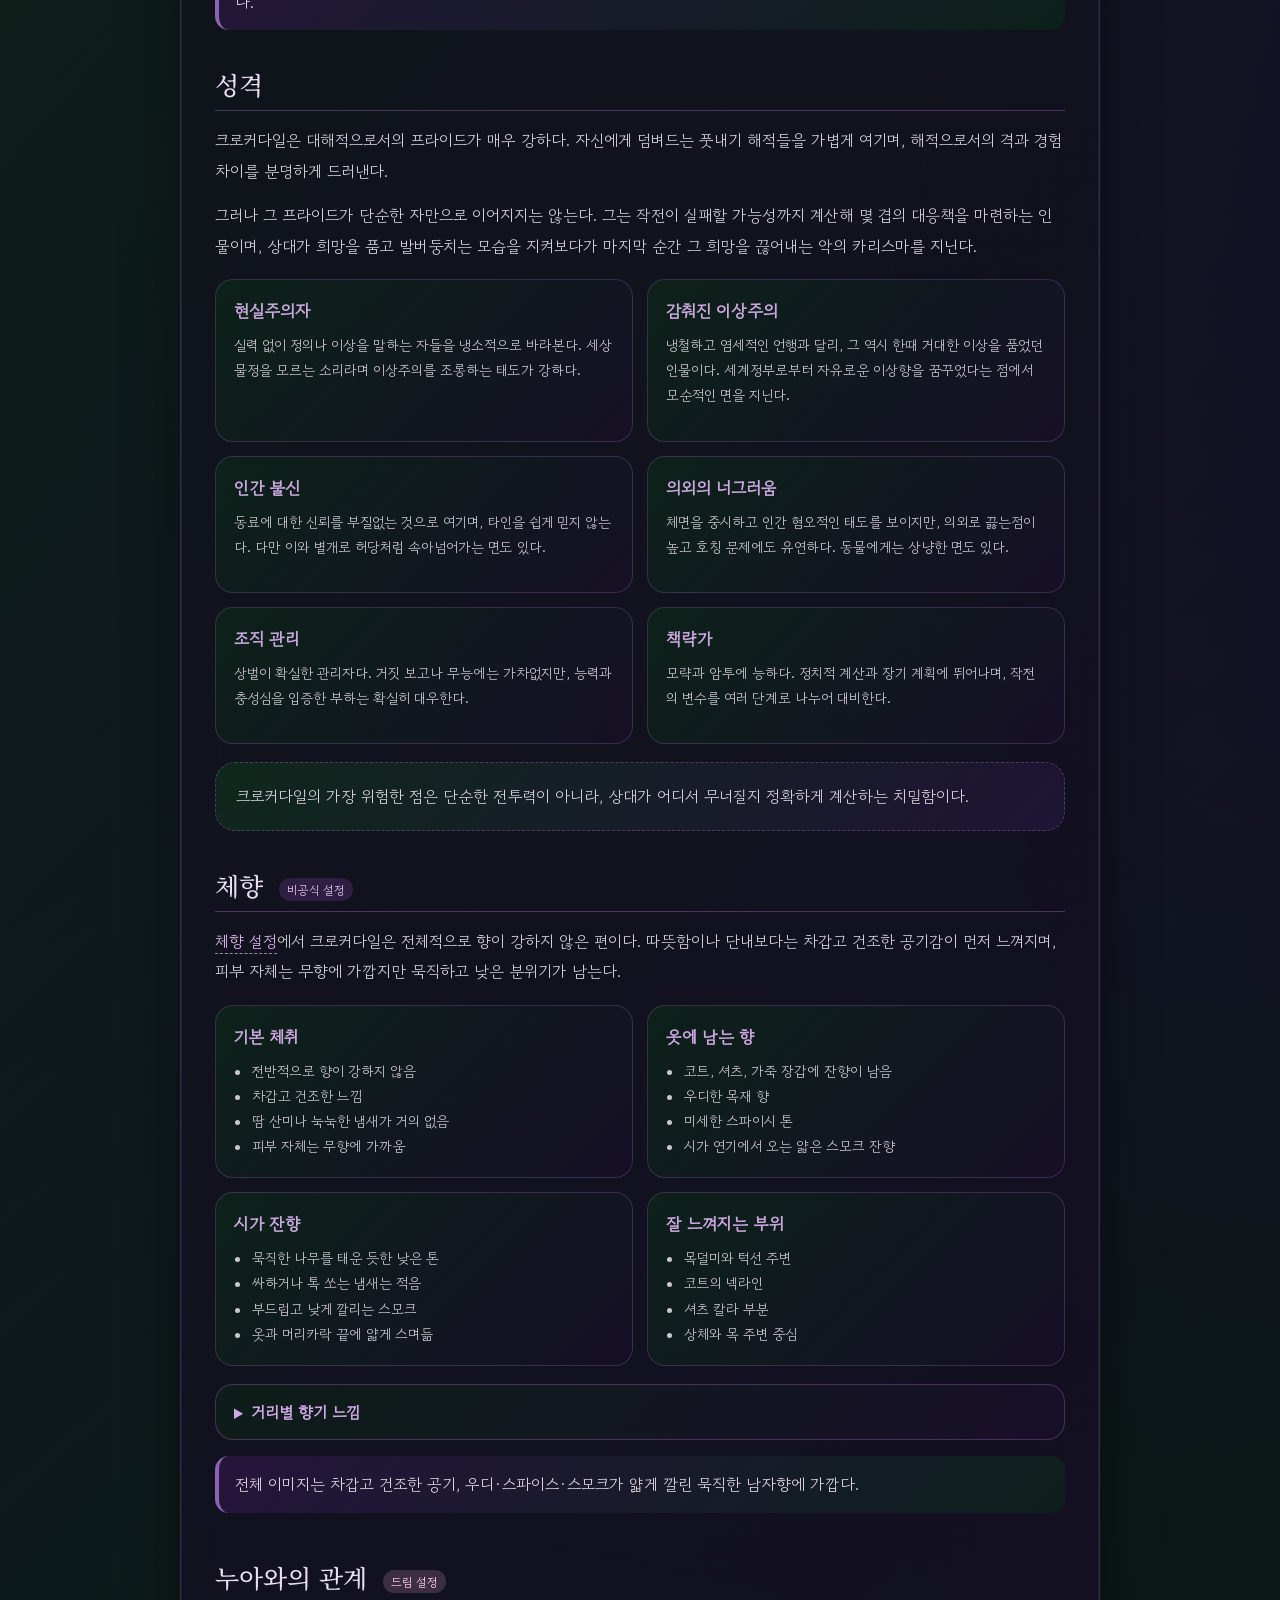
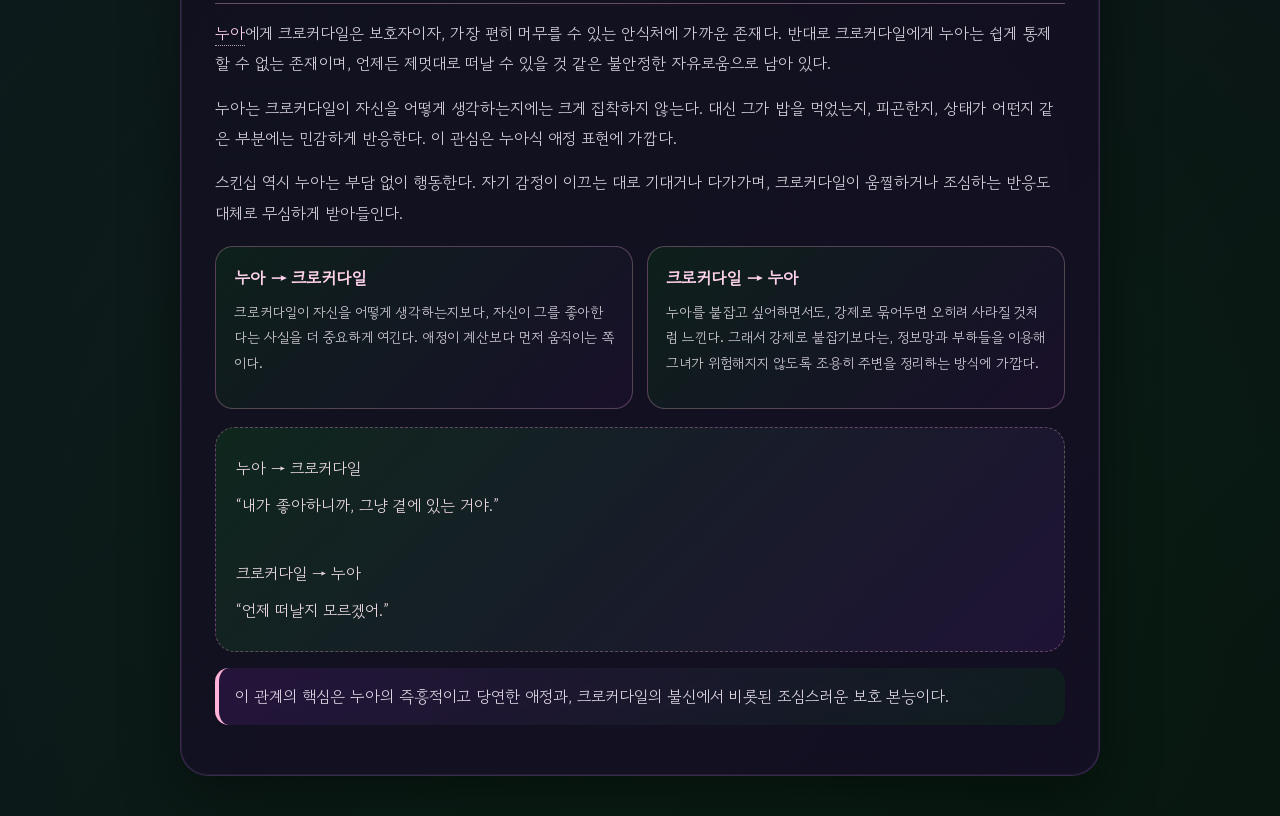
<file: wiki/crocodile.html>
<!DOCTYPE html>
<html lang="ko">

<head>
  <meta charset="UTF-8">
  <meta name="viewport" content="width=device-width, initial-scale=1.0">
  <title>Sir. 크로커다일</title>

  <link rel="preconnect" href="https://fonts.googleapis.com">
  <link rel="preconnect" href="https://fonts.gstatic.com" crossorigin>
  <link
    href="https://fonts.googleapis.com/css2?family=Gowun+Dodum&family=Noto+Serif+KR:wght@300;500;700&display=swap"
    rel="stylesheet">

  <style>
    :root {
      --green-dark: #041109;
      --green-main: #0b2414;
      --green-deep: #102f1c;
      --purple-dark: #160b2b;
      --purple-main: #5d357e;
      --purple-soft: #caa7df;
      --text-main: rgba(239, 232, 242, 0.88);
      --text-soft: rgba(238, 224, 238, 0.74);
      --border-main: rgba(136, 92, 160, 0.42);
      --pink-main: #ffb3d9;
      --pink-soft: #ffe1f1;
    }

    * {
      margin: 0;
      padding: 0;
      box-sizing: border-box;
    }

    html {
      scroll-behavior: smooth;
    }

    body {
      position: relative;
      min-height: 100vh;
      padding: 40px 20px;
      overflow-x: hidden;
      background:
        radial-gradient(circle at 12% 10%, rgba(61, 25, 83, 0.58), transparent 32%),
        radial-gradient(circle at 88% 18%, rgba(20, 75, 39, 0.72), transparent 36%),
        radial-gradient(circle at 50% 95%, rgba(9, 33, 19, 0.95), transparent 42%),
        linear-gradient(135deg, #041109 0%, #0b2414 38%, #160b2b 76%, #05040a 100%);
      color: var(--text-main);
      font-family: 'Gowun Dodum', sans-serif;
    }

    body::before {
      content: "";
      position: fixed;
      inset: -35%;
      z-index: 0;
      pointer-events: none;
      background:
        conic-gradient(
          from 30deg at 28% 38%,
          rgba(8, 36, 18, 0.95),
          rgba(39, 18, 70, 0.58),
          rgba(12, 72, 34, 0.64),
          rgba(8, 7, 22, 0.82),
          rgba(8, 36, 18, 0.95)
        ),
        radial-gradient(circle at 70% 30%, rgba(72, 30, 95, 0.36), transparent 34%),
        radial-gradient(circle at 24% 74%, rgba(14, 75, 36, 0.46), transparent 38%);
      filter: blur(30px);
      opacity: 0.62;
      mix-blend-mode: screen;
      animation: crocodilePageInk 32s linear infinite;
    }

    body::after {
      content: "";
      position: fixed;
      inset: 0;
      z-index: 0;
      pointer-events: none;
      background:
        linear-gradient(rgba(8, 28, 16, 0.22) 1px, transparent 1px),
        linear-gradient(90deg, rgba(45, 20, 76, 0.18) 1px, transparent 1px),
        radial-gradient(circle at center, transparent 18%, rgba(0, 0, 0, 0.45) 100%);
      background-size: 42px 42px, 42px 42px, auto;
      opacity: 0.58;
    }

    .wiki-page {
      position: relative;
      z-index: 1;
      max-width: 920px;
      margin: 0 auto;
      padding: 34px;
      border: 1px solid rgba(99, 63, 132, 0.52);
      border-radius: 28px;
      background:
        linear-gradient(
          135deg,
          rgba(10, 26, 16, 0.9),
          rgba(22, 13, 38, 0.84)
        );
      backdrop-filter: blur(14px);
      box-shadow:
        0 22px 58px rgba(0, 0, 0, 0.4),
        inset 0 0 0 1px rgba(225, 205, 235, 0.07);
    }

    .back-link {
      display: inline-block;
      margin-bottom: 24px;
      color: #b58ad1;
      text-decoration: none;
      font-size: 14px;
    }

    .back-link:hover {
      color: #f0c7e8;
      text-decoration: underline;
    }

    .wiki-header {
      margin-bottom: 30px;
      padding-bottom: 24px;
      border-bottom: 1px dashed rgba(153, 103, 178, 0.42);
    }

    .wiki-label {
      margin-bottom: 10px;
      color: #b58ad1;
      font-size: 12px;
      letter-spacing: 0.18em;
      font-weight: bold;
    }

    h1 {
      margin-bottom: 12px;
      color: #f1e8f5;
      font-family: 'Noto Serif KR', serif;
      font-size: 40px;
      font-weight: 500;
      letter-spacing: 0.03em;
    }

    .subtitle {
      color: var(--text-soft);
      line-height: 1.8;
    }

    .wiki-note {
      margin: 16px 0;
      padding: 14px 16px;
      border-left: 4px solid #8b63b0;
      border-radius: 14px;
      background:
        linear-gradient(
          135deg,
          rgba(54, 25, 84, 0.56),
          rgba(11, 42, 25, 0.62)
        );
      color: rgba(242, 232, 244, 0.9);
      line-height: 1.8;
    }

    .info-box {
      margin: 28px 0;
      padding: 22px;
      border: 1px solid rgba(136, 92, 160, 0.46);
      border-radius: 22px;
      background:
        linear-gradient(
          135deg,
          rgba(13, 39, 22, 0.68),
          rgba(33, 18, 52, 0.6)
        );
    }

    .profile-img {
      display: block;
      width: min(100%, 520px);
      height: auto;
      max-height: none;
      object-fit: contain;
      margin: 0 auto 20px;
      border: 8px solid rgba(239, 232, 242, 0.92);
      border-radius: 22px;
      box-shadow:
        0 14px 32px rgba(0, 0, 0, 0.38),
        0 0 30px rgba(90, 42, 128, 0.16);
    }

    .info-box dl {
      display: grid;
      gap: 12px;
    }

    .info-box div {
      display: grid;
      grid-template-columns: 130px 1fr;
      gap: 14px;
    }

    .info-box dt {
      color: #b58ad1;
      font-weight: bold;
    }

    .info-box dd {
      color: rgba(239, 232, 242, 0.86);
    }

    .small-note {
      color: rgba(212, 190, 224, 0.8);
      font-size: 0.9em;
    }

    .pending {
      color: #d8b5ea;
      border-bottom: 1px dashed rgba(216, 181, 234, 0.7);
      cursor: help;
    }

    .wiki-toc {
      display: flex;
      flex-wrap: wrap;
      gap: 8px;
      margin: 24px 0 8px;
      padding: 14px;
      border: 1px solid rgba(136, 92, 160, 0.38);
      border-radius: 18px;
      background: rgba(10, 26, 16, 0.58);
    }

    .wiki-toc a {
      padding: 6px 10px;
      border-radius: 999px;
      background: rgba(92, 54, 130, 0.32);
      color: #e8c6ef;
      text-decoration: none;
      font-size: 13px;
    }

    .wiki-toc a:hover {
      background: rgba(136, 92, 160, 0.48);
    }

    section {
      margin-top: 36px;
    }

    h2 {
      margin-bottom: 14px;
      padding-bottom: 8px;
      border-bottom: 1px solid rgba(153, 103, 178, 0.42);
      color: #eadff2;
      font-family: 'Noto Serif KR', serif;
      font-size: 25px;
      font-weight: 500;
    }

    h3 {
      margin-bottom: 10px;
      color: #caa7df;
      font-size: 17px;
      font-weight: 600;
    }

    p {
      margin-bottom: 14px;
      line-height: 1.9;
      color: var(--text-main);
    }

    ul {
      padding-left: 18px;
    }

    li {
      line-height: 1.8;
      color: var(--text-main);
    }

    .wiki-link {
      color: #d8b5ea;
      text-decoration: none;
      border-bottom: 1px dotted rgba(216, 181, 234, 0.7);
    }

    .wiki-link:hover {
      background: rgba(216, 181, 234, 0.14);
    }

    .keyword-list,
    .tag-list {
      display: flex;
      flex-wrap: wrap;
      gap: 8px;
      margin-top: 14px;
    }

    .keyword-list span,
    .tag-list span,
    .fan-label {
      padding: 6px 10px;
      border-radius: 999px;
      background: rgba(103, 55, 138, 0.34);
      color: #e7c8ef;
      font-size: 13px;
    }

    .data-grid {
      display: grid;
      grid-template-columns: repeat(2, 1fr);
      gap: 14px;
      margin-top: 18px;
    }

    .data-card {
      padding: 18px;
      border: 1px solid rgba(113, 86, 140, 0.4);
      border-radius: 18px;
      background:
        linear-gradient(
          135deg,
          rgba(12, 42, 24, 0.66),
          rgba(26, 15, 43, 0.58)
        );
    }

    .data-card h3 {
      color: #caa7df;
    }

    .data-card p,
    .data-card li {
      color: rgba(239, 232, 242, 0.84);
      font-size: 14px;
      line-height: 1.8;
    }

    .scene-box {
      margin-top: 18px;
      padding: 18px 20px;
      border-radius: 20px;
      background:
        linear-gradient(
          135deg,
          rgba(15, 48, 28, 0.72),
          rgba(40, 22, 65, 0.64)
        );
      border: 1px dashed rgba(132, 92, 160, 0.5);
    }

    .scene-box p:last-child {
      margin-bottom: 0;
    }

    .line {
      display: block;
      margin: 8px 0;
      color: rgba(239, 223, 244, 0.9);
      line-height: 1.8;
    }

    .wiki-details {
      margin-top: 18px;
      border: 1px solid rgba(136, 92, 160, 0.42);
      border-radius: 18px;
      background:
        linear-gradient(
          135deg,
          rgba(13, 39, 22, 0.58),
          rgba(31, 17, 50, 0.54)
        );
      overflow: hidden;
    }

    .wiki-details summary {
      padding: 15px 18px;
      color: #d2a9e8;
      cursor: pointer;
      font-weight: bold;
    }

    .wiki-details-content {
      padding: 0 18px 18px;
    }

    .fan-label {
      display: inline-block;
      margin-left: 8px;
      padding: 3px 8px;
      font-family: 'Gowun Dodum', sans-serif;
      font-size: 12px;
      vertical-align: middle;
    }

    /* 누아 관계 섹션: 어두운 크로커다일 배경 위에 핑크빛이 스며드는 부분 */
    .nua-relation {
      position: relative;
      isolation: isolate;
      overflow: hidden;
      margin-top: 46px;
      padding: 30px;
      border: 1px solid rgba(255, 182, 222, 0.72);
      border-radius: 28px;
      background:
        radial-gradient(circle at 16% 8%, rgba(255, 205, 234, 0.62), transparent 34%),
        radial-gradient(circle at 84% 18%, rgba(225, 174, 239, 0.36), transparent 30%),
        radial-gradient(circle at 62% 88%, rgba(20, 80, 43, 0.48), transparent 42%),
        linear-gradient(
          135deg,
          rgba(255, 242, 249, 0.9) 0%,
          rgba(238, 220, 246, 0.76) 34%,
          rgba(41, 77, 48, 0.68) 72%,
          rgba(30, 17, 50, 0.74) 100%
        );
      box-shadow:
        0 20px 54px rgba(255, 170, 216, 0.16),
        0 0 60px rgba(255, 180, 225, 0.16),
        inset 0 0 0 1px rgba(255, 255, 255, 0.18);
    }

    .nua-relation::before {
      content: "";
      position: absolute;
      z-index: 0;
      width: 760px;
      height: 760px;
      left: -260px;
      top: -260px;
      border-radius: 50%;
      background:
        conic-gradient(
          from 15deg,
          rgba(8, 40, 20, 0.72),
          rgba(72, 32, 96, 0.45),
          rgba(20, 92, 48, 0.5),
          rgba(255, 204, 235, 0.26),
          rgba(8, 40, 20, 0.72)
        );
      filter: blur(18px);
      opacity: 0.78;
      mix-blend-mode: multiply;
      animation: relationGreenPurpleSwirl 24s linear infinite;
    }

    .nua-relation::after {
      content: "";
      position: absolute;
      z-index: 0;
      width: 680px;
      height: 680px;
      right: -220px;
      top: -170px;
      border-radius: 47% 53% 45% 55%;
      background:
        radial-gradient(circle at 34% 30%, rgba(255, 238, 248, 0.88), transparent 22%),
        radial-gradient(circle at 62% 68%, rgba(255, 175, 222, 0.58), transparent 28%),
        conic-gradient(
          from 120deg,
          transparent 0deg,
          rgba(255, 185, 225, 0.12) 34deg,
          rgba(255, 190, 230, 0.66) 86deg,
          rgba(222, 164, 240, 0.5) 132deg,
          transparent 176deg,
          rgba(255, 230, 244, 0.72) 235deg,
          rgba(255, 180, 224, 0.22) 306deg,
          transparent 360deg
        );
      filter: blur(20px);
      opacity: 0.8;
      mix-blend-mode: screen;
      animation: relationPinkInk 15s ease-in-out infinite alternate;
    }

    .nua-relation > * {
      position: relative;
      z-index: 1;
    }

    .nua-relation h2 {
      color: #3f2638;
      border-bottom-color: rgba(196, 96, 154, 0.38);
    }

    .nua-relation p {
      color: rgba(45, 35, 43, 0.9);
    }

    .nua-relation .wiki-link {
      color: #9d3f76;
      border-bottom-color: rgba(157, 63, 118, 0.65);
    }

    .nua-relation .wiki-link:hover {
      background: rgba(255, 179, 217, 0.28);
    }

    .nua-relation .data-card {
      background:
        linear-gradient(
          135deg,
          rgba(255, 250, 253, 0.7),
          rgba(242, 218, 246, 0.48),
          rgba(22, 72, 38, 0.22)
        );
      border-color: rgba(255, 179, 217, 0.5);
      backdrop-filter: blur(10px);
    }

    .nua-relation .data-card h3 {
      color: #8f3f70;
    }

    .nua-relation .data-card p {
      color: rgba(48, 36, 45, 0.88);
    }

    .nua-relation .scene-box {
      background:
        radial-gradient(circle at 18% 0%, rgba(255, 191, 228, 0.48), transparent 36%),
        linear-gradient(
          135deg,
          rgba(255, 248, 252, 0.64),
          rgba(229, 204, 242, 0.46),
          rgba(21, 74, 39, 0.3)
        );
      border-color: rgba(255, 179, 217, 0.62);
      backdrop-filter: blur(10px);
    }

    .nua-relation .line {
      color: rgba(62, 38, 57, 0.9);
    }

    .nua-relation .wiki-note {
      border-left-color: #ff9fcb;
      background:
        linear-gradient(
          135deg,
          rgba(255, 235, 246, 0.66),
          rgba(225, 199, 242, 0.38),
          rgba(20, 70, 38, 0.28)
        );
      color: rgba(52, 39, 49, 0.92);
      backdrop-filter: blur(10px);
    }

    .nua-relation .fan-label {
      background: rgba(255, 179, 217, 0.42);
      color: #8f3f70;
    }

    @keyframes crocodilePageInk {
      0% {
        transform: rotate(0deg) scale(1);
      }

      50% {
        transform: rotate(180deg) scale(1.08);
      }

      100% {
        transform: rotate(360deg) scale(1);
      }
    }

    @keyframes relationGreenPurpleSwirl {
      0% {
        transform: rotate(0deg) scale(1);
      }

      50% {
        transform: rotate(180deg) scale(1.08);
      }

      100% {
        transform: rotate(360deg) scale(1);
      }
    }

    @keyframes relationPinkInk {
      0% {
        transform: translate(0, 0) rotate(0deg) scale(1);
        opacity: 0.58;
      }

      45% {
        transform: translate(-82px, 58px) rotate(95deg) scale(1.14);
        opacity: 0.9;
      }

      100% {
        transform: translate(-145px, 24px) rotate(165deg) scale(1.05);
        opacity: 0.72;
      }
    }

    @media (max-width: 700px) {
      .data-grid {
        grid-template-columns: 1fr;
      }

      .nua-relation {
        padding: 24px;
      }
    }

    @media (max-width: 560px) {
      body {
        padding: 28px 14px;
      }

      .wiki-page {
        padding: 24px;
        border-radius: 24px;
      }

      h1 {
        font-size: 31px;
      }

      .info-box div {
        grid-template-columns: 1fr;
        gap: 4px;
      }

      .nua-relation {
        padding: 22px;
      }
    }

    @media (prefers-reduced-motion: reduce) {
      body::before,
      .nua-relation::before,
      .nua-relation::after {
        animation: none !important;
      }
    }

    /* =================================================
       NUA ARRIVAL EFFECT
       누아와의 관계 섹션이 화면에 들어오면
       페이지 배경에 핑크 잉크가 스며드는 효과
    ================================================= */
    
    /* 평소에는 안 보이는 누아 핑크 배경 */
    .nua-pink-bg {
      position: fixed;
      inset: -20%;
      z-index: 0;
      pointer-events: none;
      opacity: 0;
      background:
        radial-gradient(circle at 22% 28%, rgba(255, 218, 240, 0.55), transparent 24%),
        radial-gradient(circle at 78% 20%, rgba(255, 166, 220, 0.44), transparent 28%),
        radial-gradient(circle at 62% 78%, rgba(236, 188, 255, 0.28), transparent 34%),
        conic-gradient(
          from 120deg at 58% 42%,
          transparent 0deg,
          rgba(255, 178, 224, 0.08) 28deg,
          rgba(255, 195, 232, 0.52) 78deg,
          rgba(194, 140, 220, 0.34) 118deg,
          transparent 168deg,
          rgba(255, 230, 244, 0.5) 232deg,
          rgba(255, 179, 217, 0.16) 300deg,
          transparent 360deg
        );
      filter: blur(28px);
      mix-blend-mode: screen;
      transform: scale(1.05) rotate(0deg);
      transition: opacity 0.9s ease;
      animation: nuaBackgroundInk 18s ease-in-out infinite alternate;
    }
    
    /* 누아와의 관계 섹션이 보일 때 body에 붙는 클래스 */
    body.nua-mode .nua-pink-bg {
      opacity: 0.86;
    }
    
    /* 누아가 들어온 순간, 본문 카드 전체에도 아주 약하게 핑크가 비침 */
    body.nua-mode .wiki-page {
      background:
        radial-gradient(circle at 82% 76%, rgba(255, 179, 217, 0.16), transparent 34%),
        radial-gradient(circle at 18% 88%, rgba(238, 196, 255, 0.08), transparent 30%),
        linear-gradient(
          135deg,
          rgba(10, 26, 16, 0.86),
          rgba(22, 13, 38, 0.8)
        );
      box-shadow:
        0 22px 58px rgba(0, 0, 0, 0.38),
        0 0 70px rgba(255, 179, 217, 0.08),
        inset 0 0 0 1px rgba(255, 210, 235, 0.08);
    }
    
    /* 누아와의 관계 섹션 자체는 핑크 박스가 아니라 일반 섹션처럼 보이게 */
    .nua-relation {
      position: relative;
      isolation: auto;
      overflow: visible;
      margin-top: 46px;
      padding: 0;
      border: none;
      border-radius: 0;
      background: transparent;
      box-shadow: none;
    }
    
    /* 예전에 만든 핑크 박스용 가상요소 완전히 끄기 */
    .nua-relation::before,
    .nua-relation::after {
      content: none;
    }
    
    /* 관계 섹션 내용은 기존 크로커다일 페이지 톤 유지 */
    .nua-relation h2 {
      color: #eadff2;
      border-bottom-color: rgba(255, 179, 217, 0.36);
    }
    
    .nua-relation p {
      color: rgba(239, 232, 242, 0.88);
    }
    
    .nua-relation .wiki-link {
      color: #ffd2eb;
      border-bottom-color: rgba(255, 210, 235, 0.72);
    }
    
    .nua-relation .wiki-link:hover {
      background: rgba(255, 179, 217, 0.16);
    }
    
    /* 관계 카드도 핑크 박스가 아니라 어두운 카드 + 살짝 핑크빛 테두리 */
    .nua-relation .data-card {
      background:
        linear-gradient(
          135deg,
          rgba(12, 42, 24, 0.64),
          rgba(31, 17, 50, 0.58)
        );
      border-color: rgba(255, 179, 217, 0.28);
      backdrop-filter: none;
    }
    
    .nua-relation .data-card h3 {
      color: #ffd2eb;
    }
    
    .nua-relation .data-card p {
      color: rgba(239, 232, 242, 0.86);
    }
    
    /* 대사 박스도 어두운 톤 유지, 핑크는 배경에서만 스며들게 */
    .nua-relation .scene-box {
      background:
        linear-gradient(
          135deg,
          rgba(15, 48, 28, 0.72),
          rgba(40, 22, 65, 0.62)
        );
      border-color: rgba(255, 179, 217, 0.32);
      backdrop-filter: none;
    }
    
    .nua-relation .line {
      color: rgba(255, 235, 246, 0.9);
    }
    
    .nua-relation .wiki-note {
      border-left-color: #ffb3d9;
      background:
        linear-gradient(
          135deg,
          rgba(54, 25, 84, 0.52),
          rgba(11, 42, 25, 0.58)
        );
      color: rgba(242, 232, 244, 0.9);
    }
    
    .nua-relation .fan-label {
      background: rgba(255, 179, 217, 0.18);
      color: #ffd2eb;
    }
    
    /* 핑크 잉크가 천천히 배경 안에서 움직이는 느낌 */
    @keyframes nuaBackgroundInk {
      0% {
        transform: translate(0, 0) rotate(0deg) scale(1.05);
        filter: blur(30px);
      }
    
      40% {
        transform: translate(-4%, 3%) rotate(38deg) scale(1.12);
        filter: blur(34px);
      }
    
      75% {
        transform: translate(5%, -2%) rotate(82deg) scale(1.08);
        filter: blur(28px);
      }
    
      100% {
        transform: translate(-2%, 4%) rotate(130deg) scale(1.14);
        filter: blur(36px);
      }
    }
    
    @media (prefers-reduced-motion: reduce) {
      .nua-pink-bg {
        animation: none !important;
      }
    }

    .fixed-home-link {
  position: fixed;
  top: 18px;
  left: 18px;
  z-index: 999;
  display: inline-flex;
  align-items: center;
  gap: 6px;
  padding: 9px 14px;
  border: 1px solid rgba(255, 190, 220, 0.75);
  border-radius: 999px;
  background: rgba(255, 248, 252, 0.82);
  backdrop-filter: blur(12px);
  color: #9b4f75;
  text-decoration: none;
  font-size: 13px;
  letter-spacing: 0.08em;
  box-shadow: 0 8px 22px rgba(80, 30, 60, 0.18);
  transition:
    transform 0.25s ease,
    box-shadow 0.25s ease,
    border-color 0.25s ease,
    background 0.25s ease;
}

.fixed-home-link:hover {
  transform: translateY(-3px);
  border-color: rgba(255, 159, 203, 0.95);
  background: rgba(255, 255, 255, 0.94);
  box-shadow: 0 12px 28px rgba(80, 30, 60, 0.24);
}

.fixed-home-link:focus-visible {
  outline: 2px solid #ff9fcb;
  outline-offset: 3px;
}

@media (max-width: 560px) {
  .fixed-home-link {
    top: 12px;
    left: 12px;
    padding: 8px 12px;
    font-size: 12px;
  }
}
  </style>
</head>

<body>
  <a class="fixed-home-link" href="../index.html">← HOME</a>
  
  <div class="nua-pink-bg" aria-hidden="true"></div>

  <main class="wiki-page">
    <a class="back-link" href="../character.html">← 캐릭터 목록으로 돌아가기</a>

    <header class="wiki-header">
      <p class="wiki-label">CANON CHARACTER / DREAM ARCHIVE</p>
      <h1>Sir. 크로커다일</h1>
      <p class="subtitle">
        냉철한 현실주의자이자 철저한 책략가. 타인을 쉽게 믿지 않고 감정에 휘둘리는 것을 경계하지만,
        누아 앞에서는 예상보다 긴 인내심과 묘한 보호 본능을 드러낸다.
      </p>
    </header>

    <div class="wiki-note">
      점선 밑줄이 표시된 항목은 원작 설정이 아닌 드림홈 내부 설정입니다.
    </div>

    <aside class="info-box">
      <img class="profile-img" src="../img/crocodile.png" alt="Sir. 크로커다일">

      <dl>
        <div>
          <dt>이름</dt>
          <dd>크로커다일</dd>
        </div>

        <div>
          <dt>이명</dt>
          <dd>Sir. 크로커다일</dd>
        </div>

        <div>
          <dt>생일</dt>
          <dd>9월 5일 <span class="small-note">/ 처녀자리</span></dd>
        </div>

        <div>
          <dt>나이</dt>
          <dd>
            44세 <span class="small-note">2년 전</span>
            →
            46세 <span class="small-note">2년 후</span>
          </dd>
        </div>

        <div>
          <dt>신장</dt>
          <dd>253cm</dd>
        </div>

        <div>
          <dt>혈액형</dt>
          <dd>S형 <span class="small-note">ABO식으로는 O형</span></dd>
        </div>

        <div>
          <dt>능력</dt>
          <dd>모래모래 열매, 무장색 패기, 견문색 패기</dd>
        </div>

        <div>
          <dt>소속</dt>
          <dd>前 왕의 부하 칠무해 / 前 바로크 워크스 사장 / 크로스 길드</dd>
        </div>

        <div>
          <dt>좋아하는 음식</dt>
          <dd>악어고기, 토마토</dd>
        </div>

        <div>
          <dt>싫어하는 음식</dt>
          <dd>케챱</dd>
        </div>

        <div>
          <dt>취미</dt>
          <dd>버섯채집</dd>
        </div>
      </dl>
    </aside>

    <nav class="wiki-toc" aria-label="문서 목차">
      <a href="#overview">개요</a>
      <a href="#appearance">외관</a>
      <a href="#ability">능력</a>
      <a href="#personality">성격</a>
      <a href="#scent">체향</a>
      <a href="#nua">누아와의 관계</a>
    </nav>

    <section id="overview">
      <h2>개요</h2>

      <p>
        크로커다일은 자연계 악마의 열매인 모래모래 열매의 능력자이자,
        오랜 경험과 치밀한 책략을 무기로 삼는 대해적이다.
        단순히 강한 전투력만으로 상대를 압도하는 타입이 아니라,
        상대의 약점과 상황 전체를 계산해 전장을 설계하는 지장형 인물에 가깝다.
      </p>

      <p>
        냉정하고 건조한 현실주의자의 태도를 보이며,
        이상이나 정의를 앞세우는 이들을 신랄하게 조롱한다.
        그러나 그 이면에는 한때 스스로도 거대한 이상을 품었던 모순이 남아 있다.
      </p>

      <div class="keyword-list">
        <span>냉철함</span>
        <span>현실주의</span>
        <span>책략가</span>
        <span>인간 불신</span>
        <span>건조함</span>
        <span>감춰진 이상주의</span>
      </div>
    </section>

    <section id="appearance">
      <h2>외관</h2>

      <p>
        흑발과 자안, 올백머리라는 비교적 단정한 스타일을 하고 있지만,
        얼굴 중앙을 가로지르는 긴 흉터와 잘린 왼손을 대신하는 큼지막한 금색 갈고리가 강한 인상을 남긴다.
      </p>

      <p>
        갈고리의 겉을 벗기면 전갈의 독이 흘러 떨어지는 독 갈고리가 드러나며,
        더 깊숙한 안쪽에는 단도가 내장되어 있다.
        외관상 장식처럼 보이는 부분조차 실제로는 무기가 되는 구조다.
      </p>

      <div class="data-grid">
        <article class="data-card">
          <h3>인상</h3>
          <ul>
            <li>흑발, 자안, 올백머리</li>
            <li>얼굴 중앙의 긴 흉터</li>
            <li>차갑고 위압적인 분위기</li>
            <li>단정하지만 쉽게 다가가기 어려운 인상</li>
          </ul>
        </article>

        <article class="data-card">
          <h3>갈고리</h3>
          <ul>
            <li>잘린 왼손을 대신하는 금색 갈고리</li>
            <li>겉을 벗기면 독 갈고리가 드러남</li>
            <li>안쪽에는 단도가 내장되어 있음</li>
            <li>상징이자 실전용 무기</li>
          </ul>
        </article>

        <article class="data-card">
          <h3>복장</h3>
          <ul>
            <li>고풍스러운 정장</li>
            <li>중후한 털코트</li>
            <li>감옥에서 나온 직후에도 옷차림을 갖출 정도의 고집</li>
            <li>체면과 격식을 중시하는 분위기</li>
          </ul>
        </article>

        <article class="data-card">
          <h3>장신구와 습관</h3>
          <ul>
            <li>오른손 약지를 제외한 네 손가락에 반지</li>
            <li>귀고리는 오른쪽에만 착용</li>
            <li>고급 시가를 자주 물고 있음</li>
            <li>웃음소리는 “크하하하”</li>
          </ul>
        </article>
      </div>
    </section>

    <section id="ability">
      <h2>능력</h2>

      <p>
        크로커다일은 자연계 열매인 모래모래 열매의 능력자다.
        자신의 몸을 모래로 바꾸고, 몸에서 나오는 모래를 자유자재로 조종한다.
        무장색 패기가 실리지 않은 공격은 대부분 흘려보낼 수 있으며,
        모래라는 질량이 있는 물질을 다루기 때문에 물리적인 공격력도 높다.
      </p>

      <div class="data-grid">
        <article class="data-card">
          <h3>모래 조작</h3>
          <p>
            거대한 모래 칼날을 만들거나, 주변의 모래를 조종해 유사 구덩이를 만들어 적을 묻어버릴 수 있다.
            모래 폭풍을 일으켜 넓은 범위를 장악하는 것도 가능하다.
          </p>
        </article>

        <article class="data-card">
          <h3>신체 변형</h3>
          <p>
            신체 일부를 모래로 바꾸어 무기처럼 사용할 수 있다.
            팔을 칼날이나 대보검처럼 변형해 공격하는 식이다.
          </p>
        </article>

        <article class="data-card">
          <h3>건조</h3>
          <p>
            모래모래 열매의 또 다른 특징은 수분 흡수다.
            닿은 대상의 수분을 빼앗아 말려버릴 수 있으며, 이 능력은 전투에서 매우 치명적으로 작용한다.
          </p>
        </article>

        <article class="data-card">
          <h3>약점</h3>
          <p>
            액체와 습기에 취약하다.
            모래가 젖으면 알갱이가 뭉쳐 원소화가 어려워지며,
            습도가 높은 환경에서는 능력 운용에 큰 제약을 받는다.
          </p>
        </article>
      </div>

      <div class="wiki-note">
        크로커다일의 전투 방식은 힘으로 밀어붙이는 것보다,
        능력을 극한까지 응용하고 상대의 약점을 분석해 공략하는 쪽에 가깝다.
      </div>
    </section>

    <section id="personality">
      <h2>성격</h2>

      <p>
        크로커다일은 대해적으로서의 프라이드가 매우 강하다.
        자신에게 덤벼드는 풋내기 해적들을 가볍게 여기며,
        해적으로서의 격과 경험 차이를 분명하게 드러낸다.
      </p>

      <p>
        그러나 그 프라이드가 단순한 자만으로 이어지지는 않는다.
        그는 작전이 실패할 가능성까지 계산해 몇 겹의 대응책을 마련하는 인물이며,
        상대가 희망을 품고 발버둥치는 모습을 지켜보다가 마지막 순간 그 희망을 끊어내는 악의 카리스마를 지닌다.
      </p>

      <div class="data-grid">
        <article class="data-card">
          <h3>현실주의자</h3>
          <p>
            실력 없이 정의나 이상을 말하는 자들을 냉소적으로 바라본다.
            세상 물정을 모르는 소리라며 이상주의를 조롱하는 태도가 강하다.
          </p>
        </article>

        <article class="data-card">
          <h3>감춰진 이상주의</h3>
          <p>
            냉철하고 염세적인 언행과 달리, 그 역시 한때 거대한 이상을 품었던 인물이다.
            세계정부로부터 자유로운 이상향을 꿈꾸었다는 점에서 모순적인 면을 지닌다.
          </p>
        </article>

        <article class="data-card">
          <h3>인간 불신</h3>
          <p>
            동료에 대한 신뢰를 부질없는 것으로 여기며,
            타인을 쉽게 믿지 않는다. 다만 이와 별개로 허당처럼 속아넘어가는 면도 있다.
          </p>
        </article>

        <article class="data-card">
          <h3>의외의 너그러움</h3>
          <p>
            체면을 중시하고 인간 혐오적인 태도를 보이지만,
            의외로 끓는점이 높고 호칭 문제에도 유연하다.
            동물에게는 상냥한 면도 있다.
          </p>
        </article>

        <article class="data-card">
          <h3>조직 관리</h3>
          <p>
            상벌이 확실한 관리자다.
            거짓 보고나 무능에는 가차없지만, 능력과 충성심을 입증한 부하는 확실히 대우한다.
          </p>
        </article>

        <article class="data-card">
          <h3>책략가</h3>
          <p>
            모략과 암투에 능하다.
            정치적 계산과 장기 계획에 뛰어나며, 작전의 변수를 여러 단계로 나누어 대비한다.
          </p>
        </article>
      </div>

      <div class="scene-box">
        <p>
          크로커다일의 가장 위험한 점은 단순한 전투력이 아니라,
          상대가 어디서 무너질지 정확하게 계산하는 치밀함이다.
        </p>
      </div>
    </section>

    <section id="scent">
      <h2>체향 <span class="fan-label">비공식 설정</span></h2>

      <p>
        <span class="pending" title="원작 설정이 아닌 드림홈 내부 설정">체향 설정</span>에서 크로커다일은
        전체적으로 향이 강하지 않은 편이다.
        따뜻함이나 단내보다는 차갑고 건조한 공기감이 먼저 느껴지며,
        피부 자체는 무향에 가깝지만 묵직하고 낮은 분위기가 남는다.
      </p>

      <div class="data-grid">
        <article class="data-card">
          <h3>기본 체취</h3>
          <ul>
            <li>전반적으로 향이 강하지 않음</li>
            <li>차갑고 건조한 느낌</li>
            <li>땀 산미나 눅눅한 냄새가 거의 없음</li>
            <li>피부 자체는 무향에 가까움</li>
          </ul>
        </article>

        <article class="data-card">
          <h3>옷에 남는 향</h3>
          <ul>
            <li>코트, 셔츠, 가죽 장갑에 잔향이 남음</li>
            <li>우디한 목재 향</li>
            <li>미세한 스파이시 톤</li>
            <li>시가 연기에서 오는 얇은 스모크 잔향</li>
          </ul>
        </article>

        <article class="data-card">
          <h3>시가 잔향</h3>
          <ul>
            <li>묵직한 나무를 태운 듯한 낮은 톤</li>
            <li>싸하거나 톡 쏘는 냄새는 적음</li>
            <li>부드럽고 낮게 깔리는 스모크</li>
            <li>옷과 머리카락 끝에 얇게 스며듦</li>
          </ul>
        </article>

        <article class="data-card">
          <h3>잘 느껴지는 부위</h3>
          <ul>
            <li>목덜미와 턱선 주변</li>
            <li>코트의 넥라인</li>
            <li>셔츠 칼라 부분</li>
            <li>상체와 목 주변 중심</li>
          </ul>
        </article>
      </div>

      <details class="wiki-details">
        <summary>거리별 향기 느낌</summary>
        <div class="wiki-details-content">
          <p>
            먼 거리에서는 거의 무향에 가깝다.
            30~50cm 정도 가까워지면 옷에서 올라오는 우디·스모크 잔향이 은근하게 느껴진다.
          </p>
          <p>
            포옹 거리에서는 차가운 피부 무향과 우디 스모크 조합이 가장 또렷해진다.
            목덜미에 가까워질수록 건조하고 무게감 있는 향이 강해진다.
          </p>
        </div>
      </details>

      <div class="wiki-note">
        전체 이미지는 차갑고 건조한 공기,
        우디·스파이스·스모크가 얇게 깔린 묵직한 남자향에 가깝다.
      </div>
    </section>

    <section id="nua" class="nua-relation">
      <h2>누아와의 관계 <span class="fan-label">드림 설정</span></h2>

      <p>
        <a class="wiki-link" href="./nua.html">누아</a>에게 크로커다일은 보호자이자,
        가장 편히 머무를 수 있는 안식처에 가까운 존재다.
        반대로 크로커다일에게 누아는 쉽게 통제할 수 없는 존재이며,
        언제든 제멋대로 떠날 수 있을 것 같은 불안정한 자유로움으로 남아 있다.
      </p>

      <p>
        누아는 크로커다일이 자신을 어떻게 생각하는지에는 크게 집착하지 않는다.
        대신 그가 밥을 먹었는지, 피곤한지, 상태가 어떤지 같은 부분에는 민감하게 반응한다.
        이 관심은 누아식 애정 표현에 가깝다.
      </p>

      <p>
        스킨십 역시 누아는 부담 없이 행동한다.
        자기 감정이 이끄는 대로 기대거나 다가가며,
        크로커다일이 움찔하거나 조심하는 반응도 대체로 무심하게 받아들인다.
      </p>

      <div class="data-grid">
        <article class="data-card">
          <h3>누아 → 크로커다일</h3>
          <p>
            크로커다일이 자신을 어떻게 생각하는지보다,
            자신이 그를 좋아한다는 사실을 더 중요하게 여긴다.
            애정이 계산보다 먼저 움직이는 쪽이다.
          </p>
        </article>

        <article class="data-card">
          <h3>크로커다일 → 누아</h3>
          <p>
            누아를 붙잡고 싶어하면서도, 강제로 묶어두면 오히려 사라질 것처럼 느낀다.
            그래서 강제로 붙잡기보다는, 정보망과 부하들을 이용해 그녀가 위험해지지 않도록
            조용히 주변을 정리하는 방식에 가깝다.
          </p>
        </article>
      </div>

      <div class="scene-box">
        <span class="line">누아 → 크로커다일</span>
        <span class="line">“내가 좋아하니까, 그냥 곁에 있는 거야.”</span>

        <br>

        <span class="line">크로커다일 → 누아</span>
        <span class="line">“언제 떠날지 모르겠어.”</span>
      </div>

      <div class="wiki-note">
        이 관계의 핵심은 누아의 즉흥적이고 당연한 애정과,
        크로커다일의 불신에서 비롯된 조심스러운 보호 본능이다.
      </div>
    </section>
  </main>

  <script>
    document.addEventListener("DOMContentLoaded", function () {
      const nuaSection = document.querySelector("#nua");

      if (!nuaSection) return;

      const observer = new IntersectionObserver(
        function (entries) {
          entries.forEach(function (entry) {
            document.body.classList.toggle("nua-mode", entry.isIntersecting);
          });
        },
        {
          threshold: 0.08,
          rootMargin: "0px 0px -25% 0px"
        }
      );

      observer.observe(nuaSection);
    });
  </script>
</body>

</html>
</file>
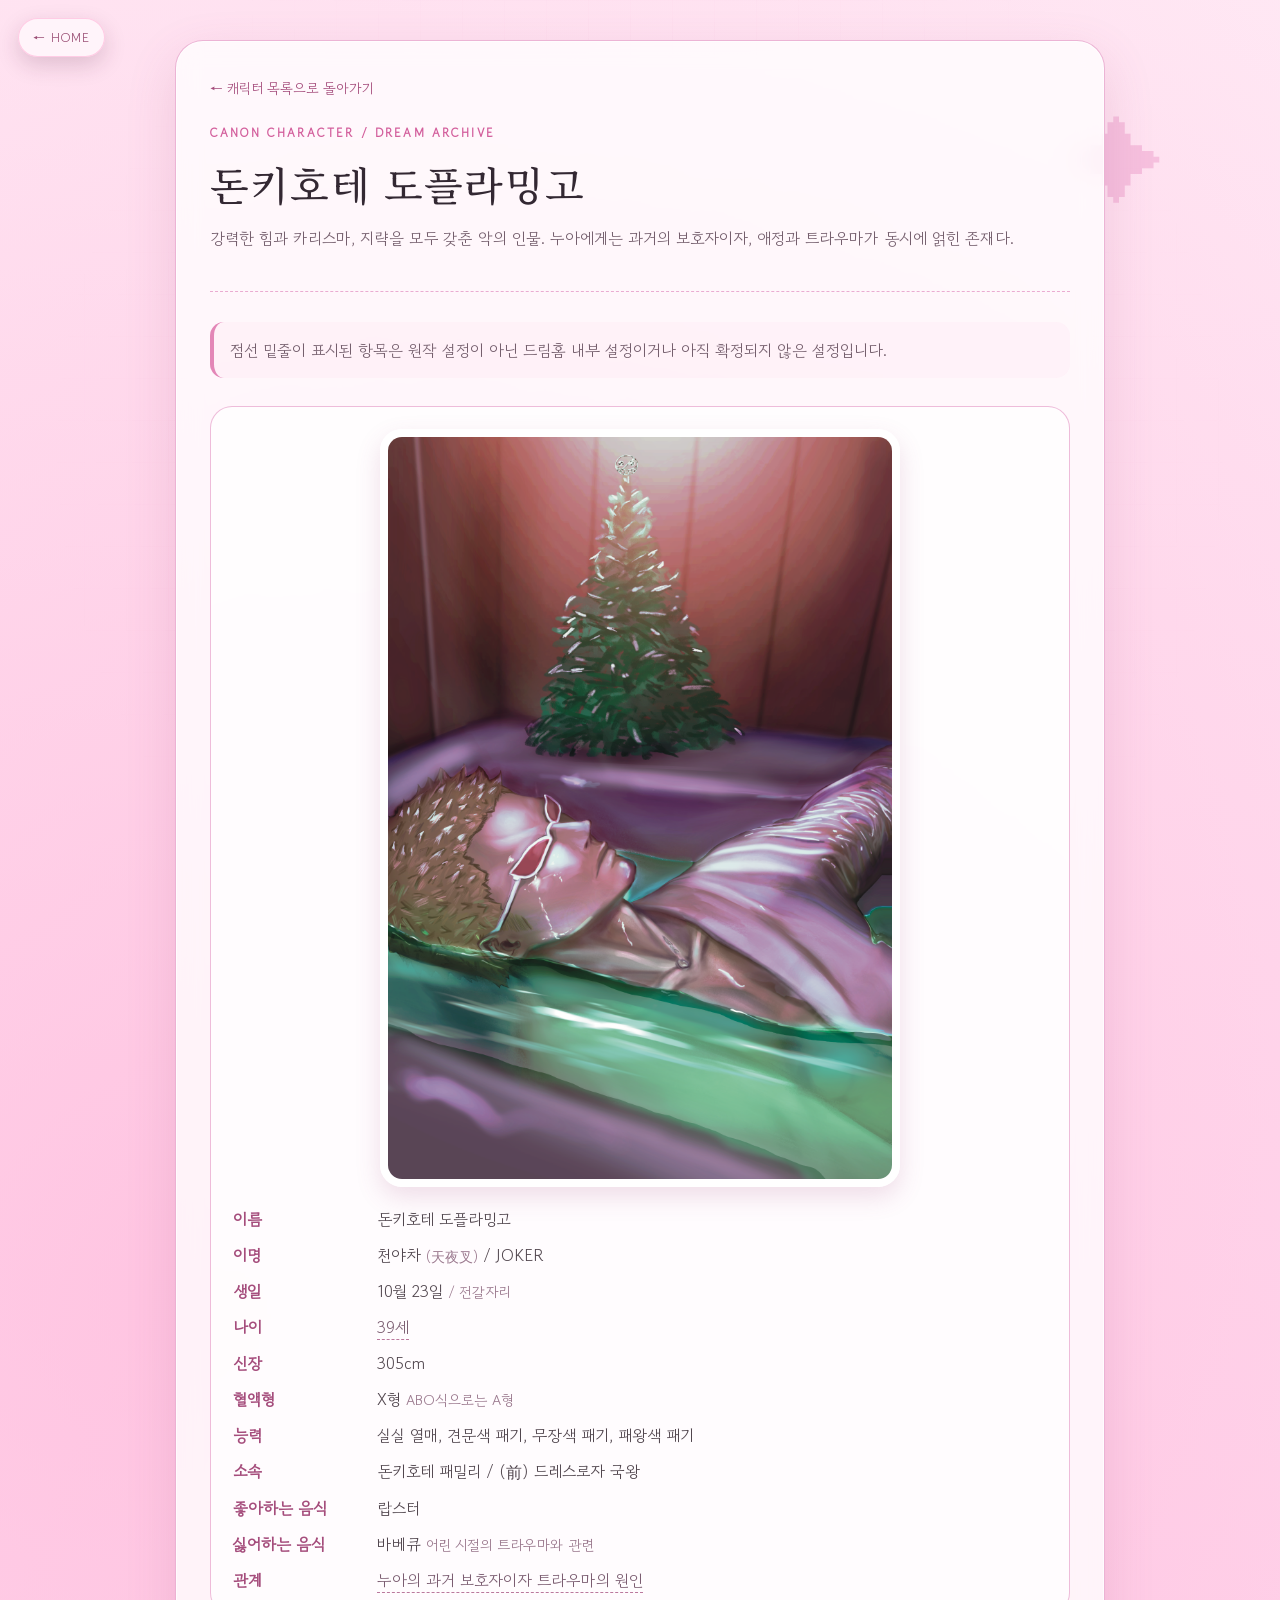
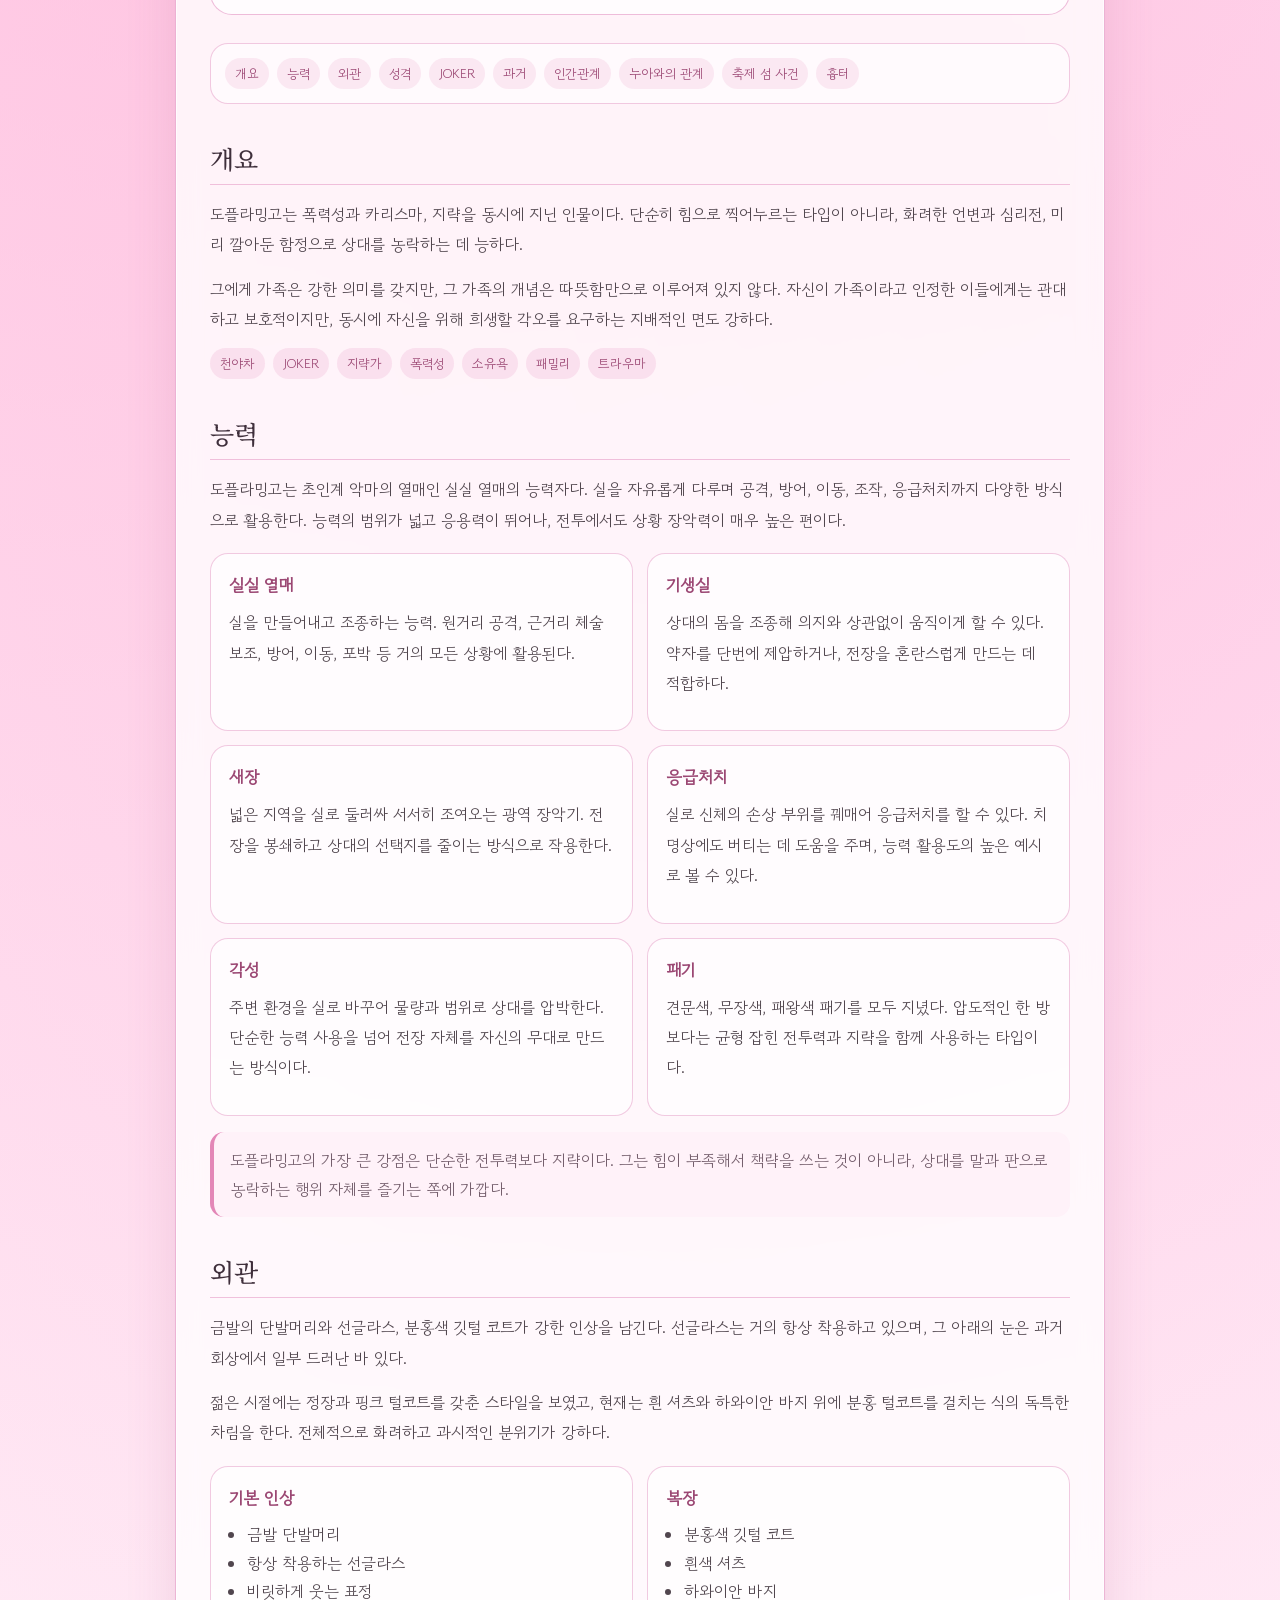
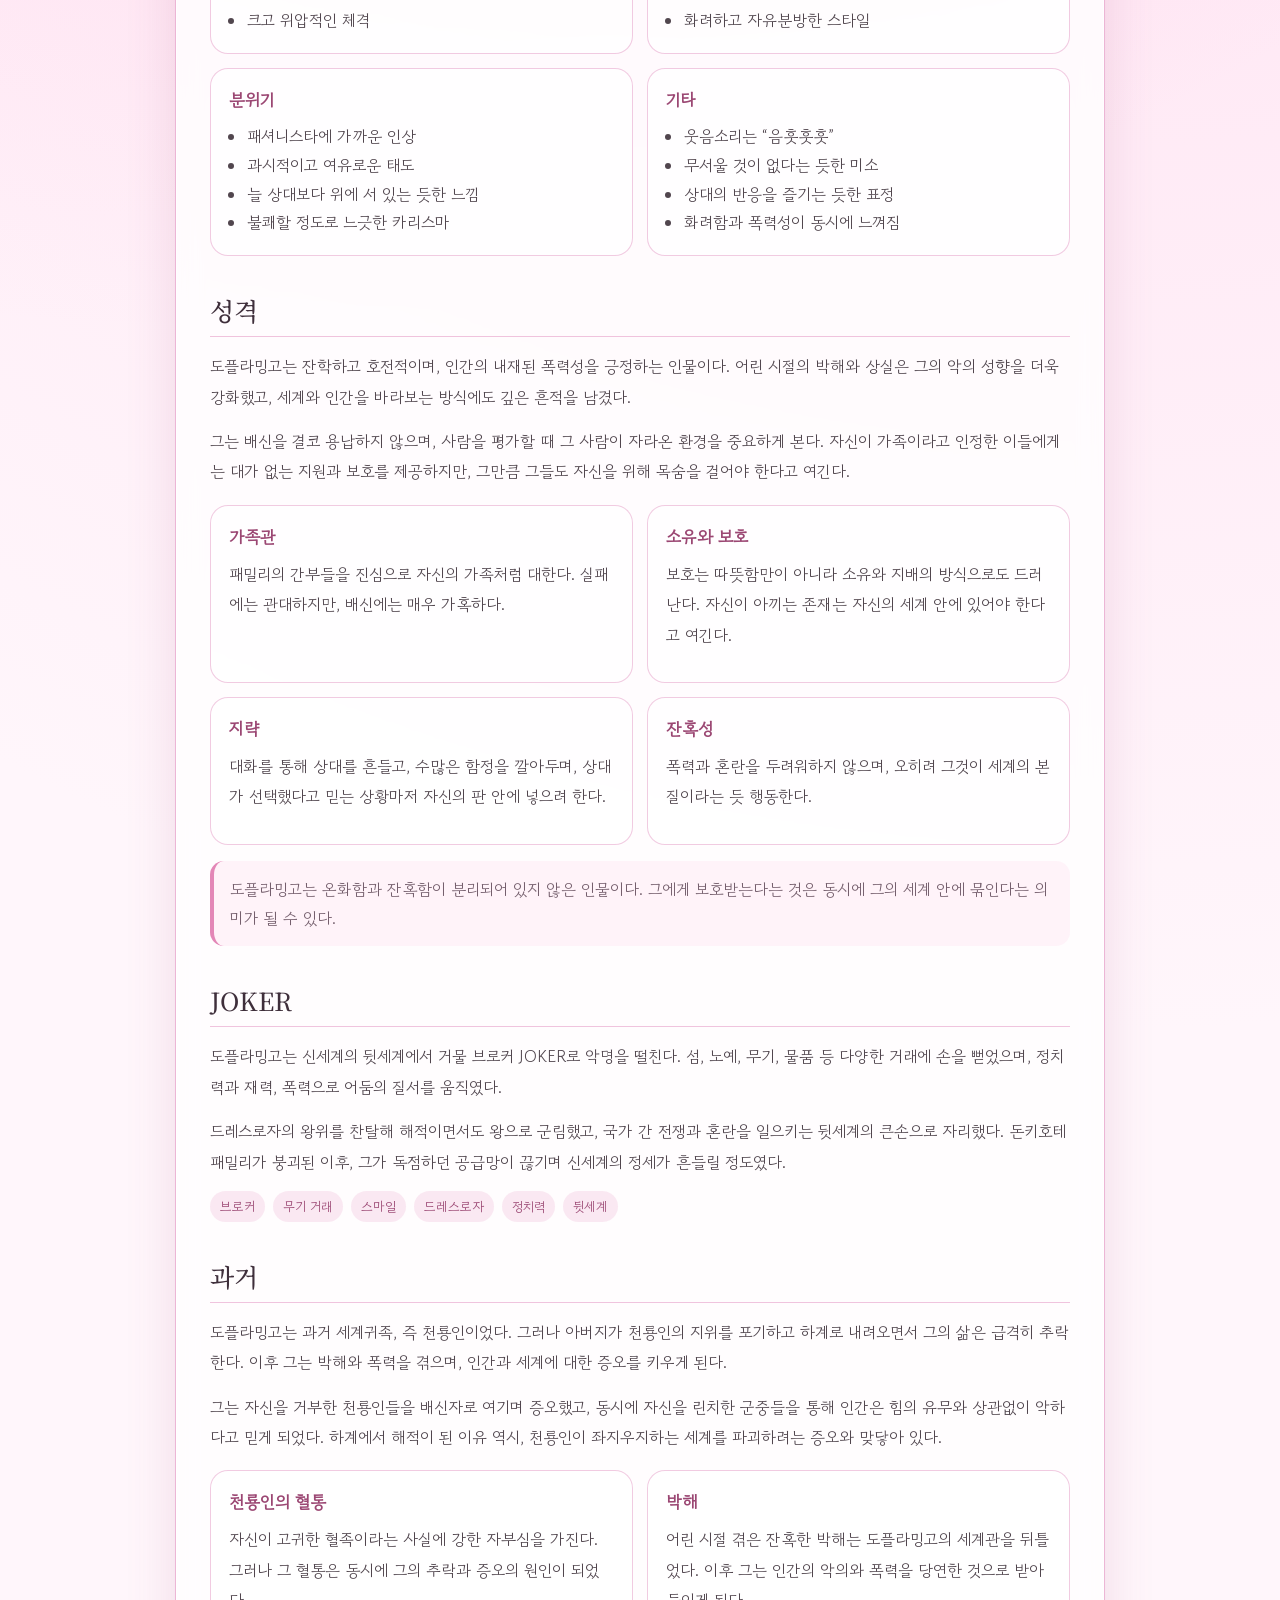
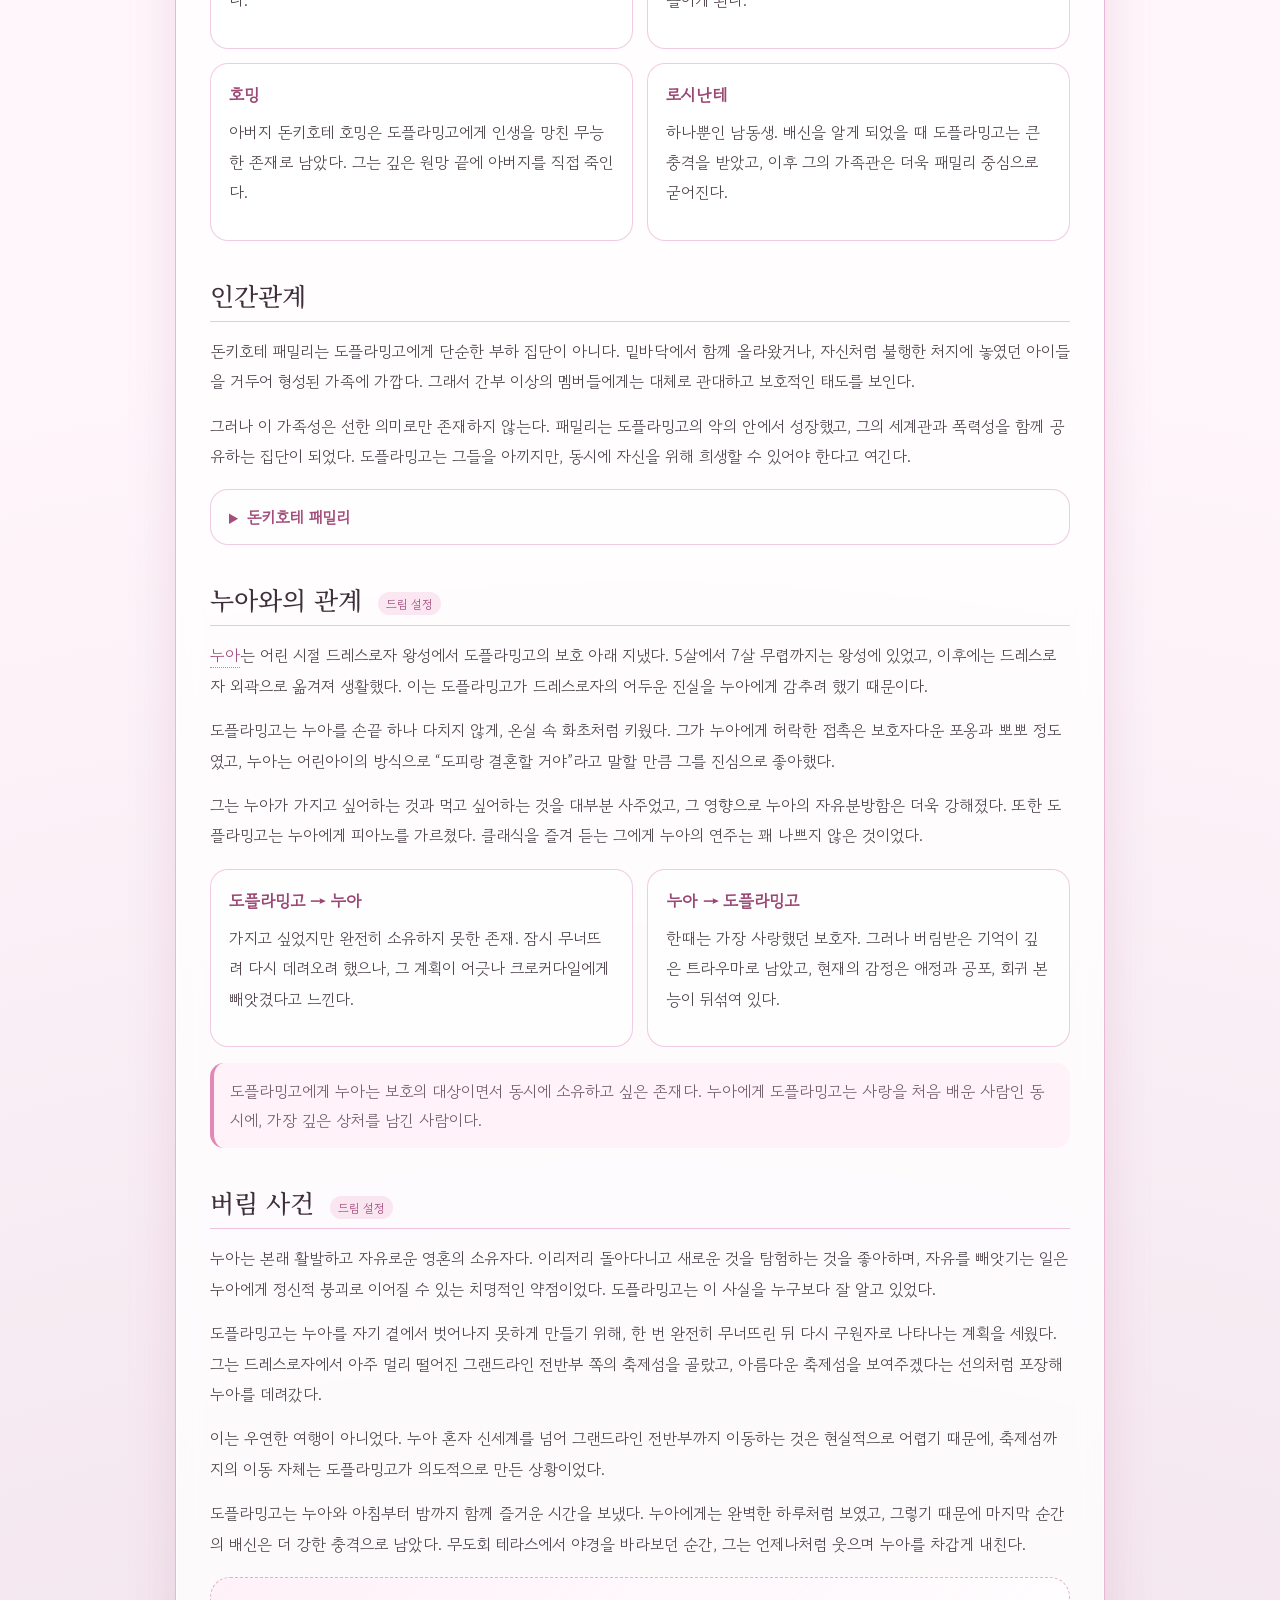
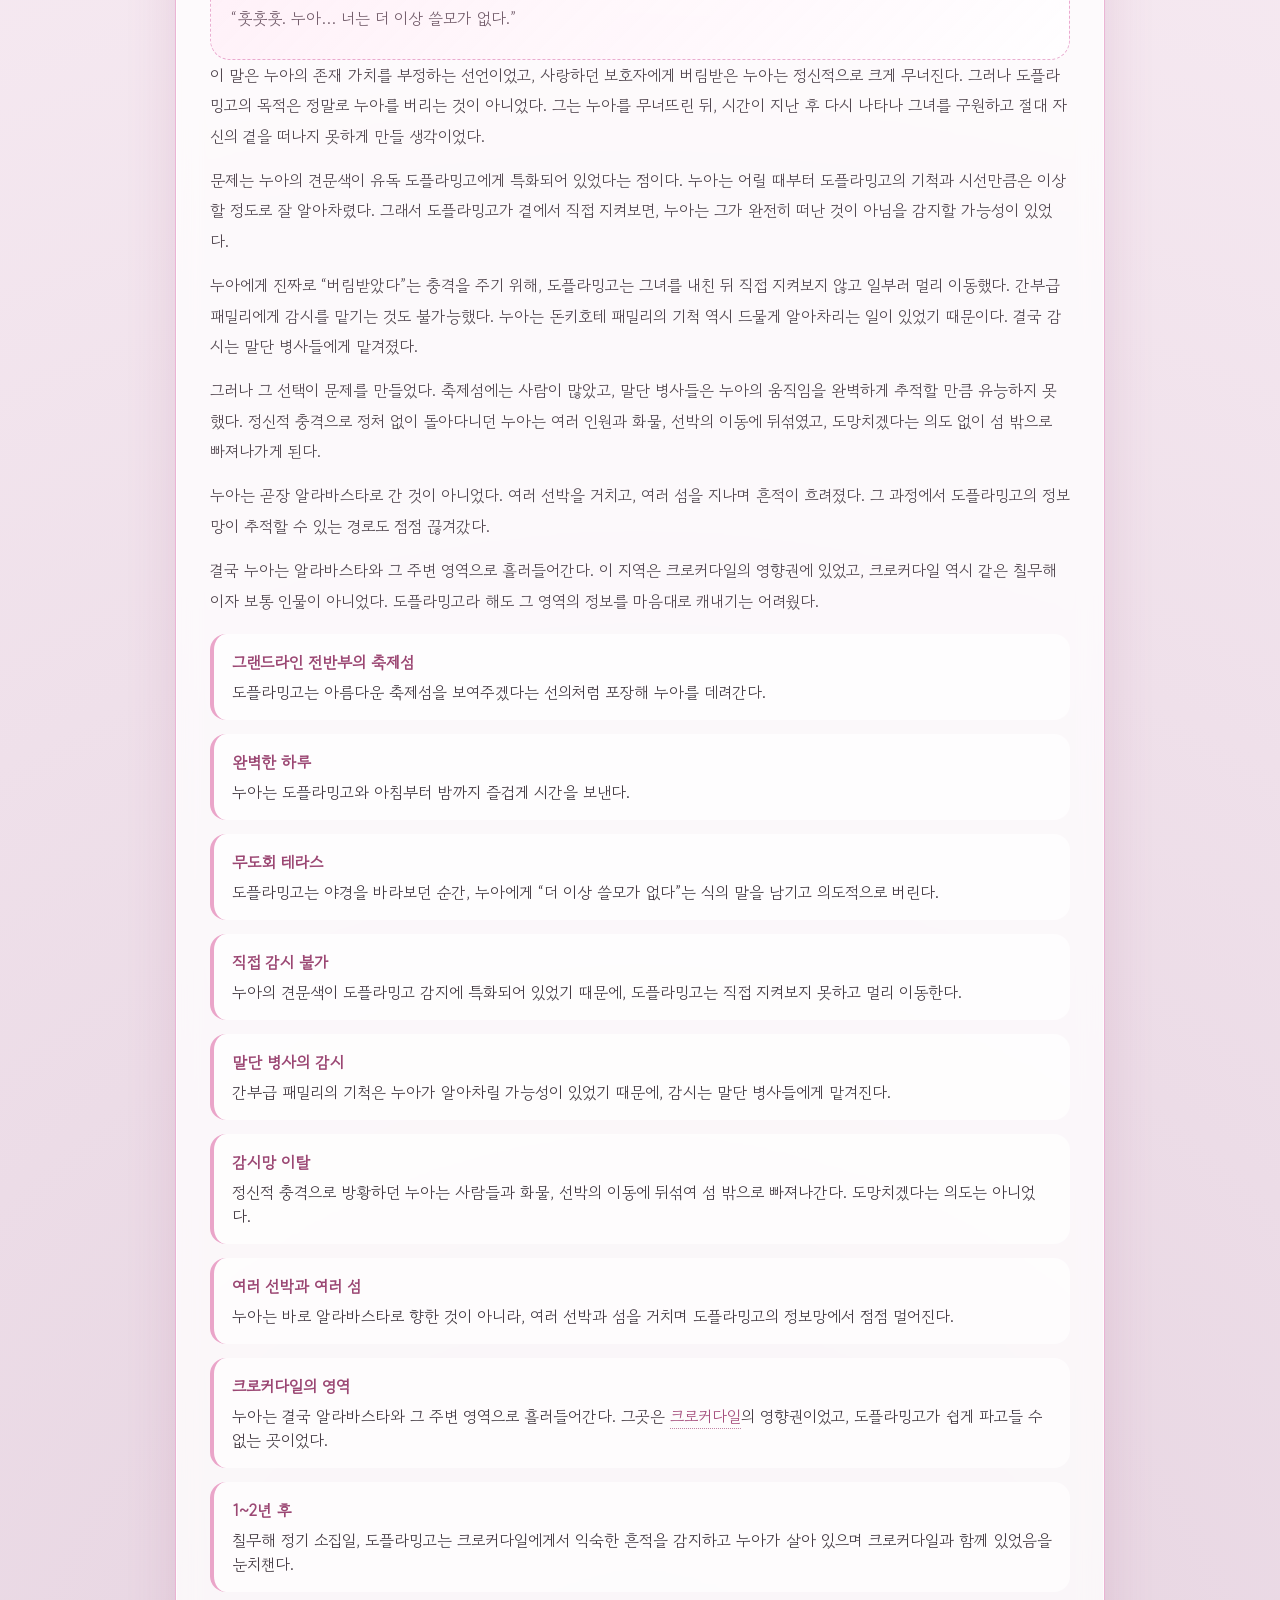
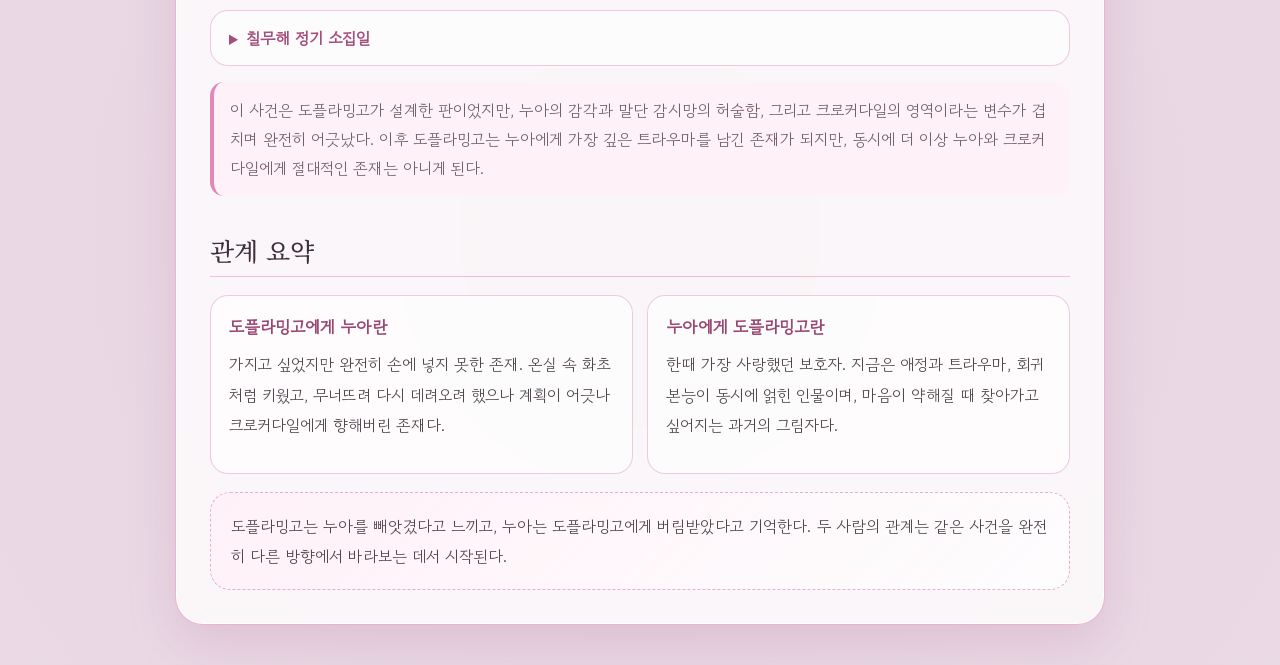
<file: wiki/doflamingo.html>
<!DOCTYPE html>
<html lang="ko">

<head>
  <meta charset="UTF-8">
  <meta name="viewport" content="width=device-width, initial-scale=1.0">
  <title>돈키호테 도플라밍고</title>

  <link rel="preconnect" href="https://fonts.googleapis.com">
  <link rel="preconnect" href="https://fonts.gstatic.com" crossorigin>
  <link
    href="https://fonts.googleapis.com/css2?family=Gowun+Dodum&family=Noto+Serif+KR:wght@300;500;700&display=swap"
    rel="stylesheet">

  <style>
    * {
      margin: 0;
      padding: 0;
      box-sizing: border-box;
    }

    html {
      scroll-behavior: smooth;
    }

    body {
      min-height: 100vh;
      padding: 40px 20px;
      background:
        radial-gradient(circle at 16% 15%, rgba(255, 158, 205, 0.48), transparent 30%),
        radial-gradient(circle at 85% 22%, rgba(255, 214, 236, 0.9), transparent 34%),
        radial-gradient(circle at 50% 95%, rgba(134, 80, 123, 0.22), transparent 38%),
        #fff6fb;
      color: #443a42;
      font-family: 'Gowun Dodum', sans-serif;
    }

    body::before {
      content: "";
      position: fixed;
      inset: 0;
      pointer-events: none;
      background-image:
        linear-gradient(rgba(226, 129, 183, 0.13) 1px, transparent 1px),
        linear-gradient(90deg, rgba(226, 129, 183, 0.13) 1px, transparent 1px);
      background-size: 42px 42px;
      mask-image: radial-gradient(circle at center, black, transparent 78%);
      opacity: 0.55;
    }

    body::after {
      content: "✦";
      position: fixed;
      right: 9vw;
      top: 10vh;
      color: rgba(219, 91, 166, 0.25);
      font-size: 92px;
      pointer-events: none;
    }

    .wiki-page {
      position: relative;
      z-index: 1;
      max-width: 930px;
      margin: 0 auto;
      padding: 34px;
      border: 1px solid rgba(219, 118, 177, 0.52);
      border-radius: 28px;
      background: rgba(255, 255, 255, 0.78);
      backdrop-filter: blur(12px);
      box-shadow:
        0 18px 50px rgba(161, 72, 124, 0.16),
        inset 0 0 0 1px rgba(255, 255, 255, 0.7);
    }

    .back-link {
      display: inline-block;
      margin-bottom: 24px;
      color: #a54d7c;
      text-decoration: none;
      font-size: 14px;
    }

    .back-link:hover {
      text-decoration: underline;
    }

    .wiki-header {
      margin-bottom: 30px;
      padding-bottom: 24px;
      border-bottom: 1px dashed rgba(219, 118, 177, 0.58);
    }

    .wiki-label {
      margin-bottom: 10px;
      color: #d35f9c;
      font-size: 12px;
      letter-spacing: 0.18em;
      font-weight: bold;
    }

    h1 {
      margin-bottom: 12px;
      color: #332832;
      font-family: 'Noto Serif KR', serif;
      font-size: 40px;
      font-weight: 500;
      letter-spacing: 0.03em;
    }

    .subtitle {
      color: #755f6d;
      line-height: 1.8;
    }

    .wiki-note {
      margin: 16px 0;
      padding: 14px 16px;
      border-left: 4px solid #e387b7;
      border-radius: 14px;
      background: rgba(255, 240, 248, 0.78);
      color: #755f6d;
      line-height: 1.8;
    }

    .info-box {
      margin: 28px 0;
      padding: 22px;
      border: 1px solid rgba(219, 118, 177, 0.48);
      border-radius: 22px;
      background: rgba(255, 255, 255, 0.72);
    }

    .profile-img {
      display: block;
      width: min(100%, 520px);
      height: auto;
      max-height: none;
      object-fit: contain;
      margin: 0 auto 20px;
      border: 8px solid #fff;
      border-radius: 22px;
      box-shadow: 0 10px 24px rgba(161, 72, 124, 0.17);
    }

    .info-box dl {
      display: grid;
      gap: 12px;
    }

    .info-box div {
      display: grid;
      grid-template-columns: 130px 1fr;
      gap: 14px;
    }

    .info-box dt {
      color: #a54d7c;
      font-weight: bold;
    }

    .info-box dd {
      color: #51464e;
    }

    .small-note {
      color: #9a788d;
      font-size: 0.9em;
    }

    .pending {
      color: #7b5d71;
      border-bottom: 1px dashed rgba(165, 77, 124, 0.75);
      cursor: help;
    }

    .wiki-toc {
      display: flex;
      flex-wrap: wrap;
      gap: 8px;
      margin: 24px 0 8px;
      padding: 14px;
      border: 1px solid rgba(219, 118, 177, 0.38);
      border-radius: 18px;
      background: rgba(255, 255, 255, 0.55);
    }

    .wiki-toc a {
      padding: 6px 10px;
      border-radius: 999px;
      background: rgba(227, 135, 183, 0.16);
      color: #9b4773;
      text-decoration: none;
      font-size: 13px;
    }

    .wiki-toc a:hover {
      background: rgba(227, 135, 183, 0.28);
    }

    section {
      margin-top: 36px;
    }

    h2 {
      margin-bottom: 14px;
      padding-bottom: 8px;
      border-bottom: 1px solid rgba(219, 118, 177, 0.42);
      color: #3f2f3b;
      font-family: 'Noto Serif KR', serif;
      font-size: 25px;
      font-weight: 500;
    }

    h3 {
      margin-bottom: 10px;
      color: #9b4773;
      font-size: 17px;
      font-weight: 600;
    }

    p {
      margin-bottom: 14px;
      line-height: 1.9;
      color: #51464e;
    }

    ul {
      padding-left: 18px;
    }

    li {
      line-height: 1.8;
      color: #51464e;
    }

    .wiki-link {
      color: #a54d7c;
      text-decoration: none;
      border-bottom: 1px dotted rgba(165, 77, 124, 0.7);
    }

    .wiki-link:hover {
      background: rgba(227, 135, 183, 0.18);
    }

    .keyword-list,
    .tag-list {
      display: flex;
      flex-wrap: wrap;
      gap: 8px;
      margin-top: 14px;
    }

    .keyword-list span,
    .tag-list span {
      padding: 6px 10px;
      border-radius: 999px;
      background: rgba(227, 135, 183, 0.18);
      color: #9b4773;
      font-size: 13px;
    }

    .data-grid {
      display: grid;
      grid-template-columns: repeat(2, 1fr);
      gap: 14px;
      margin-top: 18px;
    }

    .data-card {
      padding: 18px;
      border: 1px solid rgba(219, 118, 177, 0.38);
      border-radius: 18px;
      background: rgba(255, 255, 255, 0.66);
    }

    .scene-box {
      margin-top: 18px;
      padding: 18px 20px;
      border-radius: 20px;
      background: linear-gradient(135deg, rgba(255, 240, 248, 0.92), rgba(255, 255, 255, 0.76));
      border: 1px dashed rgba(219, 118, 177, 0.58);
    }

    .scene-box p:last-child {
      margin-bottom: 0;
    }

    .line {
      display: block;
      margin: 8px 0;
      color: #755f6d;
      line-height: 1.8;
    }

    .wiki-details {
      margin-top: 18px;
      border: 1px solid rgba(219, 118, 177, 0.38);
      border-radius: 18px;
      background: rgba(255, 255, 255, 0.63);
      overflow: hidden;
    }

    .wiki-details summary {
      padding: 15px 18px;
      color: #a54d7c;
      cursor: pointer;
      font-weight: bold;
    }

    .wiki-details-content {
      padding: 0 18px 18px;
    }

    .fan-label {
      display: inline-block;
      margin-left: 8px;
      padding: 3px 8px;
      border-radius: 999px;
      background: rgba(227, 135, 183, 0.18);
      color: #a54d7c;
      font-family: 'Gowun Dodum', sans-serif;
      font-size: 12px;
      vertical-align: middle;
    }

    .timeline {
      display: grid;
      gap: 14px;
      margin-top: 18px;
    }

    .timeline-item {
      padding: 16px 18px;
      border-left: 4px solid rgba(227, 135, 183, 0.75);
      border-radius: 16px;
      background: rgba(255, 255, 255, 0.66);
    }

    .timeline-item strong {
      display: block;
      margin-bottom: 6px;
      color: #9b4773;
    }

    @media (max-width: 700px) {
      .data-grid {
        grid-template-columns: 1fr;
      }
    }

    @media (max-width: 560px) {
      body {
        padding: 28px 14px;
      }

      .wiki-page {
        padding: 24px;
        border-radius: 24px;
      }

      h1 {
        font-size: 31px;
      }

      .info-box div {
        grid-template-columns: 1fr;
        gap: 4px;
      }
    }

    .fixed-home-link {
  position: fixed;
  top: 18px;
  left: 18px;
  z-index: 999;
  display: inline-flex;
  align-items: center;
  gap: 6px;
  padding: 9px 14px;
  border: 1px solid rgba(255, 190, 220, 0.75);
  border-radius: 999px;
  background: rgba(255, 248, 252, 0.82);
  backdrop-filter: blur(12px);
  color: #9b4f75;
  text-decoration: none;
  font-size: 13px;
  letter-spacing: 0.08em;
  box-shadow: 0 8px 22px rgba(80, 30, 60, 0.18);
  transition:
    transform 0.25s ease,
    box-shadow 0.25s ease,
    border-color 0.25s ease,
    background 0.25s ease;
}

.fixed-home-link:hover {
  transform: translateY(-3px);
  border-color: rgba(255, 159, 203, 0.95);
  background: rgba(255, 255, 255, 0.94);
  box-shadow: 0 12px 28px rgba(80, 30, 60, 0.24);
}

.fixed-home-link:focus-visible {
  outline: 2px solid #ff9fcb;
  outline-offset: 3px;
}

@media (max-width: 560px) {
  .fixed-home-link {
    top: 12px;
    left: 12px;
    padding: 8px 12px;
    font-size: 12px;
  }
}
  </style>
</head>

<body>
  <a class="fixed-home-link" href="../index.html">← HOME</a>
  
  <main class="wiki-page">
    <a class="back-link" href="../character.html">← 캐릭터 목록으로 돌아가기</a>

    <header class="wiki-header">
      <p class="wiki-label">CANON CHARACTER / DREAM ARCHIVE</p>
      <h1>돈키호테 도플라밍고</h1>
      <p class="subtitle">
        강력한 힘과 카리스마, 지략을 모두 갖춘 악의 인물.
        누아에게는 과거의 보호자이자, 애정과 트라우마가 동시에 얽힌 존재다.
      </p>
    </header>

    <div class="wiki-note">
      점선 밑줄이 표시된 항목은 원작 설정이 아닌 드림홈 내부 설정이거나 아직 확정되지 않은 설정입니다.
    </div>

    <aside class="info-box">
      <img class="profile-img" src="../img/doflamingo.png" alt="돈키호테 도플라밍고">

      <dl>
        <div>
          <dt>이름</dt>
          <dd>돈키호테 도플라밍고</dd>
        </div>

        <div>
          <dt>이명</dt>
          <dd>천야차 <span class="small-note">(天夜叉)</span> / JOKER</dd>
        </div>

        <div>
          <dt>생일</dt>
          <dd>10월 23일 <span class="small-note">/ 전갈자리</span></dd>
        </div>

        <div>
          <dt>나이</dt>
          <dd>
            <span class="pending" title="드림홈 타임라인에 따라 추후 조정 가능">39세</span>
          </dd>
        </div>

        <div>
          <dt>신장</dt>
          <dd>305cm</dd>
        </div>

        <div>
          <dt>혈액형</dt>
          <dd>X형 <span class="small-note">ABO식으로는 A형</span></dd>
        </div>

        <div>
          <dt>능력</dt>
          <dd>실실 열매, 견문색 패기, 무장색 패기, 패왕색 패기</dd>
        </div>

        <div>
          <dt>소속</dt>
          <dd>돈키호테 패밀리 / (前) 드레스로자 국왕 </dd>
        </div>

        <div>
          <dt>좋아하는 음식</dt>
          <dd>랍스터</dd>
        </div>

        <div>
          <dt>싫어하는 음식</dt>
          <dd>바베큐 <span class="small-note">어린 시절의 트라우마와 관련</span></dd>
        </div>

        <div>
          <dt>관계</dt>
          <dd>
            <span class="pending" title="드림홈 내부 설정">누아의 과거 보호자이자 트라우마의 원인</span>
          </dd>
        </div>
      </dl>
    </aside>

    <nav class="wiki-toc" aria-label="문서 목차">
      <a href="#overview">개요</a>
      <a href="#ability">능력</a>
      <a href="#appearance">외관</a>
      <a href="#personality">성격</a>
      <a href="#work">JOKER</a>
      <a href="#past">과거</a>
      <a href="#family">인간관계</a>
      <a href="#nua">누아와의 관계</a>
      <a href="#trauma">축제 섬 사건</a>
      <a href="#scar">흉터</a>
    </nav>

    <section id="overview">
      <h2>개요</h2>

      <p>
        도플라밍고는 폭력성과 카리스마, 지략을 동시에 지닌 인물이다.
        단순히 힘으로 찍어누르는 타입이 아니라, 화려한 언변과 심리전,
        미리 깔아둔 함정으로 상대를 농락하는 데 능하다.
      </p>

      <p>
        그에게 가족은 강한 의미를 갖지만, 그 가족의 개념은 따뜻함만으로 이루어져 있지 않다.
        자신이 가족이라고 인정한 이들에게는 관대하고 보호적이지만,
        동시에 자신을 위해 희생할 각오를 요구하는 지배적인 면도 강하다.
      </p>

      <div class="keyword-list">
        <span>천야차</span>
        <span>JOKER</span>
        <span>지략가</span>
        <span>폭력성</span>
        <span>소유욕</span>
        <span>패밀리</span>
        <span>트라우마</span>
      </div>
    </section>

    <section id="ability">
      <h2>능력</h2>

      <p>
        도플라밍고는 초인계 악마의 열매인 실실 열매의 능력자다.
        실을 자유롭게 다루며 공격, 방어, 이동, 조작, 응급처치까지 다양한 방식으로 활용한다.
        능력의 범위가 넓고 응용력이 뛰어나, 전투에서도 상황 장악력이 매우 높은 편이다.
      </p>

      <div class="data-grid">
        <article class="data-card">
          <h3>실실 열매</h3>
          <p>
            실을 만들어내고 조종하는 능력. 원거리 공격, 근거리 체술 보조,
            방어, 이동, 포박 등 거의 모든 상황에 활용된다.
          </p>
        </article>

        <article class="data-card">
          <h3>기생실</h3>
          <p>
            상대의 몸을 조종해 의지와 상관없이 움직이게 할 수 있다.
            약자를 단번에 제압하거나, 전장을 혼란스럽게 만드는 데 적합하다.
          </p>
        </article>

        <article class="data-card">
          <h3>새장</h3>
          <p>
            넓은 지역을 실로 둘러싸 서서히 조여오는 광역 장악기.
            전장을 봉쇄하고 상대의 선택지를 줄이는 방식으로 작용한다.
          </p>
        </article>

        <article class="data-card">
          <h3>응급처치</h3>
          <p>
            실로 신체의 손상 부위를 꿰매어 응급처치를 할 수 있다.
            치명상에도 버티는 데 도움을 주며, 능력 활용도의 높은 예시로 볼 수 있다.
          </p>
        </article>

        <article class="data-card">
          <h3>각성</h3>
          <p>
            주변 환경을 실로 바꾸어 물량과 범위로 상대를 압박한다.
            단순한 능력 사용을 넘어 전장 자체를 자신의 무대로 만드는 방식이다.
          </p>
        </article>

        <article class="data-card">
          <h3>패기</h3>
          <p>
            견문색, 무장색, 패왕색 패기를 모두 지녔다.
            압도적인 한 방보다는 균형 잡힌 전투력과 지략을 함께 사용하는 타입이다.
          </p>
        </article>
      </div>

      <div class="wiki-note">
        도플라밍고의 가장 큰 강점은 단순한 전투력보다 지략이다.
        그는 힘이 부족해서 책략을 쓰는 것이 아니라, 상대를 말과 판으로 농락하는 행위 자체를 즐기는 쪽에 가깝다.
      </div>
    </section>

    <section id="appearance">
      <h2>외관</h2>

      <p>
        금발의 단발머리와 선글라스, 분홍색 깃털 코트가 강한 인상을 남긴다.
        선글라스는 거의 항상 착용하고 있으며, 그 아래의 눈은 과거 회상에서 일부 드러난 바 있다.
      </p>

      <p>
        젊은 시절에는 정장과 핑크 털코트를 갖춘 스타일을 보였고,
        현재는 흰 셔츠와 하와이안 바지 위에 분홍 털코트를 걸치는 식의 독특한 차림을 한다.
        전체적으로 화려하고 과시적인 분위기가 강하다.
      </p>

      <div class="data-grid">
        <article class="data-card">
          <h3>기본 인상</h3>
          <ul>
            <li>금발 단발머리</li>
            <li>항상 착용하는 선글라스</li>
            <li>비릿하게 웃는 표정</li>
            <li>크고 위압적인 체격</li>
          </ul>
        </article>

        <article class="data-card">
          <h3>복장</h3>
          <ul>
            <li>분홍색 깃털 코트</li>
            <li>흰색 셔츠</li>
            <li>하와이안 바지</li>
            <li>화려하고 자유분방한 스타일</li>
          </ul>
        </article>

        <article class="data-card">
          <h3>분위기</h3>
          <ul>
            <li>패셔니스타에 가까운 인상</li>
            <li>과시적이고 여유로운 태도</li>
            <li>늘 상대보다 위에 서 있는 듯한 느낌</li>
            <li>불쾌할 정도로 느긋한 카리스마</li>
          </ul>
        </article>

        <article class="data-card">
          <h3>기타</h3>
          <ul>
            <li>웃음소리는 “음훗훗훗”</li>
            <li>무서울 것이 없다는 듯한 미소</li>
            <li>상대의 반응을 즐기는 듯한 표정</li>
            <li>화려함과 폭력성이 동시에 느껴짐</li>
          </ul>
        </article>
      </div>
    </section>

    <section id="personality">
      <h2>성격</h2>

      <p>
        도플라밍고는 잔학하고 호전적이며, 인간의 내재된 폭력성을 긍정하는 인물이다.
        어린 시절의 박해와 상실은 그의 악의 성향을 더욱 강화했고,
        세계와 인간을 바라보는 방식에도 깊은 흔적을 남겼다.
      </p>

      <p>
        그는 배신을 결코 용납하지 않으며, 사람을 평가할 때 그 사람이 자라온 환경을 중요하게 본다.
        자신이 가족이라고 인정한 이들에게는 대가 없는 지원과 보호를 제공하지만,
        그만큼 그들도 자신을 위해 목숨을 걸어야 한다고 여긴다.
      </p>

      <div class="data-grid">
        <article class="data-card">
          <h3>가족관</h3>
          <p>
            패밀리의 간부들을 진심으로 자신의 가족처럼 대한다.
            실패에는 관대하지만, 배신에는 매우 가혹하다.
          </p>
        </article>

        <article class="data-card">
          <h3>소유와 보호</h3>
          <p>
            보호는 따뜻함만이 아니라 소유와 지배의 방식으로도 드러난다.
            자신이 아끼는 존재는 자신의 세계 안에 있어야 한다고 여긴다.
          </p>
        </article>

        <article class="data-card">
          <h3>지략</h3>
          <p>
            대화를 통해 상대를 흔들고, 수많은 함정을 깔아두며,
            상대가 선택했다고 믿는 상황마저 자신의 판 안에 넣으려 한다.
          </p>
        </article>

        <article class="data-card">
          <h3>잔혹성</h3>
          <p>
            폭력과 혼란을 두려워하지 않으며,
            오히려 그것이 세계의 본질이라는 듯 행동한다.
          </p>
        </article>
      </div>

      <div class="wiki-note">
        도플라밍고는 온화함과 잔혹함이 분리되어 있지 않은 인물이다.
        그에게 보호받는다는 것은 동시에 그의 세계 안에 묶인다는 의미가 될 수 있다.
      </div>
    </section>

    <section id="work">
      <h2>JOKER</h2>

      <p>
        도플라밍고는 신세계의 뒷세계에서 거물 브로커 JOKER로 악명을 떨친다.
        섬, 노예, 무기, 물품 등 다양한 거래에 손을 뻗었으며,
        정치력과 재력, 폭력으로 어둠의 질서를 움직였다.
      </p>

      <p>
        드레스로자의 왕위를 찬탈해 해적이면서도 왕으로 군림했고,
        국가 간 전쟁과 혼란을 일으키는 뒷세계의 큰손으로 자리했다.
        돈키호테 패밀리가 붕괴된 이후, 그가 독점하던 공급망이 끊기며 신세계의 정세가 흔들릴 정도였다.
      </p>

      <div class="tag-list">
        <span>브로커</span>
        <span>무기 거래</span>
        <span>스마일</span>
        <span>드레스로자</span>
        <span>정치력</span>
        <span>뒷세계</span>
      </div>
    </section>

    <section id="past">
      <h2>과거</h2>

      <p>
        도플라밍고는 과거 세계귀족, 즉 천룡인이었다.
        그러나 아버지가 천룡인의 지위를 포기하고 하계로 내려오면서 그의 삶은 급격히 추락한다.
        이후 그는 박해와 폭력을 겪으며, 인간과 세계에 대한 증오를 키우게 된다.
      </p>

      <p>
        그는 자신을 거부한 천룡인들을 배신자로 여기며 증오했고,
        동시에 자신을 린치한 군중들을 통해 인간은 힘의 유무와 상관없이 악하다고 믿게 되었다.
        하계에서 해적이 된 이유 역시, 천룡인이 좌지우지하는 세계를 파괴하려는 증오와 맞닿아 있다.
      </p>

      <div class="data-grid">
        <article class="data-card">
          <h3>천룡인의 혈통</h3>
          <p>
            자신이 고귀한 혈족이라는 사실에 강한 자부심을 가진다.
            그러나 그 혈통은 동시에 그의 추락과 증오의 원인이 되었다.
          </p>
        </article>

        <article class="data-card">
          <h3>박해</h3>
          <p>
            어린 시절 겪은 잔혹한 박해는 도플라밍고의 세계관을 뒤틀었다.
            이후 그는 인간의 악의와 폭력을 당연한 것으로 받아들이게 된다.
          </p>
        </article>

        <article class="data-card">
          <h3>호밍</h3>
          <p>
            아버지 돈키호테 호밍은 도플라밍고에게 인생을 망친 무능한 존재로 남았다.
            그는 깊은 원망 끝에 아버지를 직접 죽인다.
          </p>
        </article>

        <article class="data-card">
          <h3>로시난테</h3>
          <p>
            하나뿐인 남동생. 배신을 알게 되었을 때 도플라밍고는 큰 충격을 받았고,
            이후 그의 가족관은 더욱 패밀리 중심으로 굳어진다.
          </p>
        </article>
      </div>
    </section>

    <section id="family">
      <h2>인간관계</h2>

      <p>
        돈키호테 패밀리는 도플라밍고에게 단순한 부하 집단이 아니다.
        밑바닥에서 함께 올라왔거나, 자신처럼 불행한 처지에 놓였던 아이들을 거두어 형성된 가족에 가깝다.
        그래서 간부 이상의 멤버들에게는 대체로 관대하고 보호적인 태도를 보인다.
      </p>

      <p>
        그러나 이 가족성은 선한 의미로만 존재하지 않는다.
        패밀리는 도플라밍고의 악의 안에서 성장했고,
        그의 세계관과 폭력성을 함께 공유하는 집단이 되었다.
        도플라밍고는 그들을 아끼지만, 동시에 자신을 위해 희생할 수 있어야 한다고 여긴다.
      </p>

      <details class="wiki-details">
        <summary>돈키호테 패밀리</summary>
        <div class="wiki-details-content">
          <p>
            간부 이상의 멤버들은 도플라밍고를 ‘영 보스’ 혹은 ‘도피’라 부르며 따른다.
            도플라밍고 역시 그들에게 대체로 너그러운 태도를 보이며,
            실수를 저질러도 쉽게 질책하지 않는다.
          </p>
          <p>
            다만 이 관대함은 패밀리라는 울타리 안에서만 작동한다.
            약한 자, 쓸모없다고 판단한 자, 배신자는 그 보호의 대상이 아니다.
          </p>
        </div>
      </details>
    </section>

    <section id="nua">
      <h2>누아와의 관계 <span class="fan-label">드림 설정</span></h2>

      <p>
        <a class="wiki-link" href="./nua.html">누아</a>는 어린 시절 드레스로자 왕성에서 도플라밍고의 보호 아래 지냈다.
        5살에서 7살 무렵까지는 왕성에 있었고, 이후에는 드레스로자 외곽으로 옮겨져 생활했다.
        이는 도플라밍고가 드레스로자의 어두운 진실을 누아에게 감추려 했기 때문이다.
      </p>

      <p>
        도플라밍고는 누아를 손끝 하나 다치지 않게, 온실 속 화초처럼 키웠다.
        그가 누아에게 허락한 접촉은 보호자다운 포옹과 뽀뽀 정도였고,
        누아는 어린아이의 방식으로 “도피랑 결혼할 거야”라고 말할 만큼 그를 진심으로 좋아했다.
      </p>

      <p>
        그는 누아가 가지고 싶어하는 것과 먹고 싶어하는 것을 대부분 사주었고,
        그 영향으로 누아의 자유분방함은 더욱 강해졌다.
        또한 도플라밍고는 누아에게 피아노를 가르쳤다.
        클래식을 즐겨 듣는 그에게 누아의 연주는 꽤 나쁘지 않은 것이었다.
      </p>

      <div class="data-grid">
        <article class="data-card">
          <h3>도플라밍고 → 누아</h3>
          <p>
            가지고 싶었지만 완전히 소유하지 못한 존재.
            잠시 무너뜨려 다시 데려오려 했으나, 그 계획이 어긋나 크로커다일에게 빼앗겼다고 느낀다.
          </p>
        </article>

        <article class="data-card">
          <h3>누아 → 도플라밍고</h3>
          <p>
            한때는 가장 사랑했던 보호자.
            그러나 버림받은 기억이 깊은 트라우마로 남았고,
            현재의 감정은 애정과 공포, 회귀 본능이 뒤섞여 있다.
          </p>
        </article>
      </div>

      <div class="wiki-note">
        도플라밍고에게 누아는 보호의 대상이면서 동시에 소유하고 싶은 존재다.
        누아에게 도플라밍고는 사랑을 처음 배운 사람인 동시에, 가장 깊은 상처를 남긴 사람이다.
      </div>
    </section>

    <section id="trauma">
  <h2>버림 사건 <span class="fan-label">드림 설정</span></h2>

  <p>
    누아는 본래 활발하고 자유로운 영혼의 소유자다.
    이리저리 돌아다니고 새로운 것을 탐험하는 것을 좋아하며,
    자유를 빼앗기는 일은 누아에게 정신적 붕괴로 이어질 수 있는 치명적인 약점이었다.
    도플라밍고는 이 사실을 누구보다 잘 알고 있었다.
  </p>

  <p>
    도플라밍고는 누아를 자기 곁에서 벗어나지 못하게 만들기 위해,
    한 번 완전히 무너뜨린 뒤 다시 구원자로 나타나는 계획을 세웠다.
    그는 드레스로자에서 아주 멀리 떨어진 그랜드라인 전반부 쪽의 축제섬을 골랐고,
    아름다운 축제섬을 보여주겠다는 선의처럼 포장해 누아를 데려갔다.
  </p>

  <p>
    이는 우연한 여행이 아니었다.
    누아 혼자 신세계를 넘어 그랜드라인 전반부까지 이동하는 것은 현실적으로 어렵기 때문에,
    축제섬까지의 이동 자체는 도플라밍고가 의도적으로 만든 상황이었다.
  </p>

  <p>
    도플라밍고는 누아와 아침부터 밤까지 함께 즐거운 시간을 보냈다.
    누아에게는 완벽한 하루처럼 보였고, 그렇기 때문에 마지막 순간의 배신은 더 강한 충격으로 남았다.
    무도회 테라스에서 야경을 바라보던 순간, 그는 언제나처럼 웃으며 누아를 차갑게 내친다.
  </p>

  <div class="scene-box">
    <span class="line">“훗훗훗. 누아… 너는 더 이상 쓸모가 없다.”</span>
  </div>

  <p>
    이 말은 누아의 존재 가치를 부정하는 선언이었고,
    사랑하던 보호자에게 버림받은 누아는 정신적으로 크게 무너진다.
    그러나 도플라밍고의 목적은 정말로 누아를 버리는 것이 아니었다.
    그는 누아를 무너뜨린 뒤, 시간이 지난 후 다시 나타나 그녀를 구원하고
    절대 자신의 곁을 떠나지 못하게 만들 생각이었다.
  </p>

  <p>
    문제는 누아의 견문색이 유독 도플라밍고에게 특화되어 있었다는 점이다.
    누아는 어릴 때부터 도플라밍고의 기척과 시선만큼은 이상할 정도로 잘 알아차렸다.
    그래서 도플라밍고가 곁에서 직접 지켜보면, 누아는 그가 완전히 떠난 것이 아님을 감지할 가능성이 있었다.
  </p>

  <p>
    누아에게 진짜로 “버림받았다”는 충격을 주기 위해,
    도플라밍고는 그녀를 내친 뒤 직접 지켜보지 않고 일부러 멀리 이동했다.
    간부급 패밀리에게 감시를 맡기는 것도 불가능했다.
    누아는 돈키호테 패밀리의 기척 역시 드물게 알아차리는 일이 있었기 때문이다.
    결국 감시는 말단 병사들에게 맡겨졌다.
  </p>

  <p>
    그러나 그 선택이 문제를 만들었다.
    축제섬에는 사람이 많았고, 말단 병사들은 누아의 움직임을 완벽하게 추적할 만큼 유능하지 못했다.
    정신적 충격으로 정처 없이 돌아다니던 누아는 여러 인원과 화물, 선박의 이동에 뒤섞였고,
    도망치겠다는 의도 없이 섬 밖으로 빠져나가게 된다.
  </p>

  <p>
    누아는 곧장 알라바스타로 간 것이 아니었다.
    여러 선박을 거치고, 여러 섬을 지나며 흔적이 흐려졌다.
    그 과정에서 도플라밍고의 정보망이 추적할 수 있는 경로도 점점 끊겨갔다.
  </p>

  <p>
    결국 누아는 알라바스타와 그 주변 영역으로 흘러들어간다.
    이 지역은 크로커다일의 영향권에 있었고, 크로커다일 역시 같은 칠무해이자 보통 인물이 아니었다.
    도플라밍고라 해도 그 영역의 정보를 마음대로 캐내기는 어려웠다.
  </p>

  <div class="timeline">
    <div class="timeline-item">
      <strong>그랜드라인 전반부의 축제섬</strong>
      도플라밍고는 아름다운 축제섬을 보여주겠다는 선의처럼 포장해 누아를 데려간다.
    </div>

    <div class="timeline-item">
      <strong>완벽한 하루</strong>
      누아는 도플라밍고와 아침부터 밤까지 즐겁게 시간을 보낸다.
    </div>

    <div class="timeline-item">
      <strong>무도회 테라스</strong>
      도플라밍고는 야경을 바라보던 순간, 누아에게 “더 이상 쓸모가 없다”는 식의 말을 남기고 의도적으로 버린다.
    </div>

    <div class="timeline-item">
      <strong>직접 감시 불가</strong>
      누아의 견문색이 도플라밍고 감지에 특화되어 있었기 때문에,
      도플라밍고는 직접 지켜보지 못하고 멀리 이동한다.
    </div>

    <div class="timeline-item">
      <strong>말단 병사의 감시</strong>
      간부급 패밀리의 기척은 누아가 알아차릴 가능성이 있었기 때문에,
      감시는 말단 병사들에게 맡겨진다.
    </div>

    <div class="timeline-item">
      <strong>감시망 이탈</strong>
      정신적 충격으로 방황하던 누아는 사람들과 화물, 선박의 이동에 뒤섞여 섬 밖으로 빠져나간다.
      도망치겠다는 의도는 아니었다.
    </div>

    <div class="timeline-item">
      <strong>여러 선박과 여러 섬</strong>
      누아는 바로 알라바스타로 향한 것이 아니라,
      여러 선박과 섬을 거치며 도플라밍고의 정보망에서 점점 멀어진다.
    </div>

    <div class="timeline-item">
      <strong>크로커다일의 영역</strong>
      누아는 결국 알라바스타와 그 주변 영역으로 흘러들어간다.
      그곳은 <a class="wiki-link" href="./crocodile.html">크로커다일</a>의 영향권이었고,
      도플라밍고가 쉽게 파고들 수 없는 곳이었다.
    </div>

    <div class="timeline-item">
      <strong>1~2년 후</strong>
      칠무해 정기 소집일, 도플라밍고는 크로커다일에게서 익숙한 흔적을 감지하고
      누아가 살아 있으며 크로커다일과 함께 있었음을 눈치챈다.
    </div>
  </div>

  <details class="wiki-details">
    <summary>칠무해 정기 소집일</summary>
    <div class="wiki-details-content">
      <p>
        도플라밍고는 크로커다일 옆을 스쳐 지나가다 익숙한 냄새와 흔적을 감지한다.
        그리고 누아가 한동안 발견되지 않았던 이유가 크로커다일 때문이라는 사실을 곧장 파악한다.
      </p>
      <p>
        이 시점에서 누아는 회의에 함께 있지 않고, 크로커다일의 집무실 쪽에서 머무르고 있다.
        도플라밍고는 누아가 살아있다는 것과, 그녀가 크로커다일의 보호 아래 있다는 것을 확인한다.
      </p>
      <div class="scene-box">
        <span class="line">대사 후보</span>
        <span class="line">“내 귀여운 멍멍이를 찾았군…”</span>
        <span class="line small-note">※ 문구는 추후 수정 가능.</span>
      </div>
    </div>
  </details>

  <div class="wiki-note">
    이 사건은 도플라밍고가 설계한 판이었지만, 누아의 감각과 말단 감시망의 허술함,
    그리고 크로커다일의 영역이라는 변수가 겹치며 완전히 어긋났다.
    이후 도플라밍고는 누아에게 가장 깊은 트라우마를 남긴 존재가 되지만,
    동시에 더 이상 누아와 크로커다일에게 절대적인 존재는 아니게 된다.
  </div>
</section>

    <section id="summary">
      <h2>관계 요약</h2>

      <div class="data-grid">
        <article class="data-card">
          <h3>도플라밍고에게 누아란</h3>
          <p>
            가지고 싶었지만 완전히 손에 넣지 못한 존재.
            온실 속 화초처럼 키웠고, 무너뜨려 다시 데려오려 했으나
            계획이 어긋나 크로커다일에게 향해버린 존재다.
          </p>
        </article>

        <article class="data-card">
          <h3>누아에게 도플라밍고란</h3>
          <p>
            한때 가장 사랑했던 보호자.
            지금은 애정과 트라우마, 회귀 본능이 동시에 얽힌 인물이며,
            마음이 약해질 때 찾아가고 싶어지는 과거의 그림자다.
          </p>
        </article>
      </div>

      <div class="scene-box">
        <p>
          도플라밍고는 누아를 빼앗겼다고 느끼고,
          누아는 도플라밍고에게 버림받았다고 기억한다.
          두 사람의 관계는 같은 사건을 완전히 다른 방향에서 바라보는 데서 시작된다.
        </p>
      </div>
    </section>
  </main>
</body>

</html>
</file>
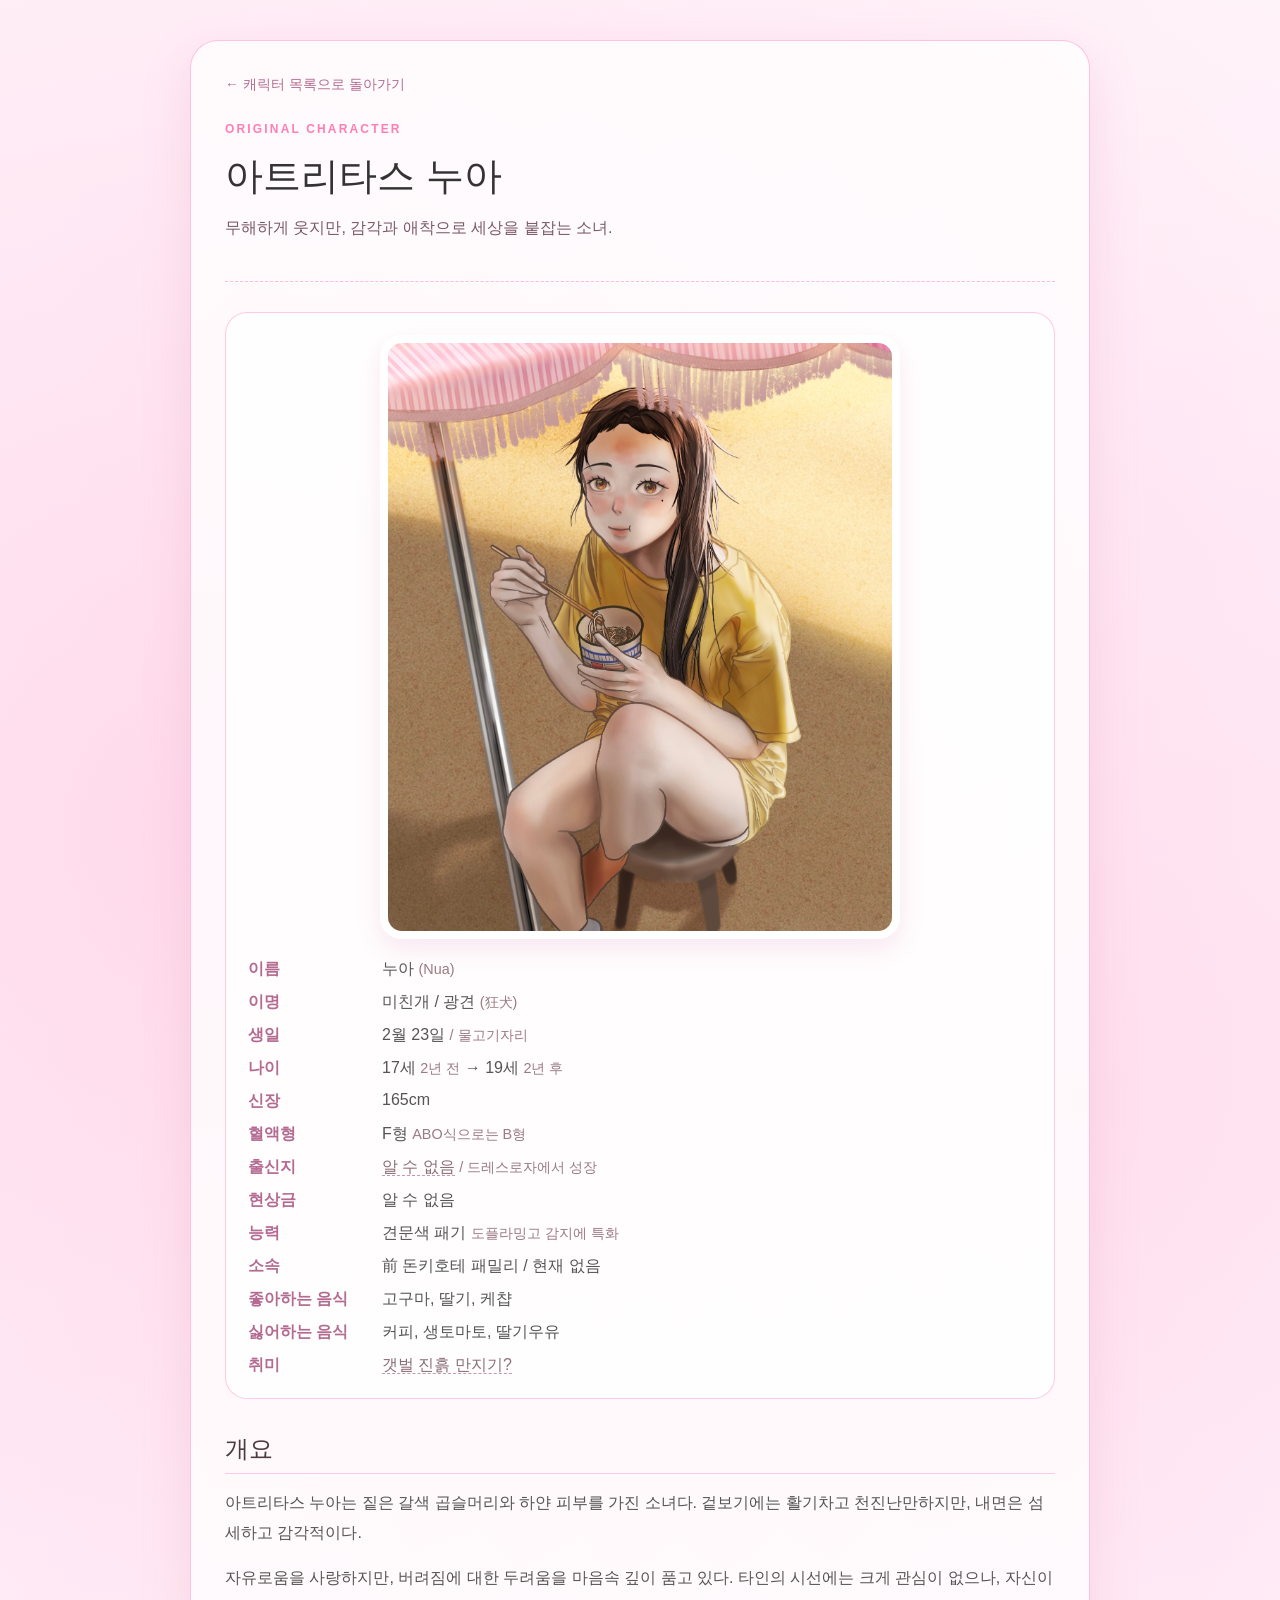
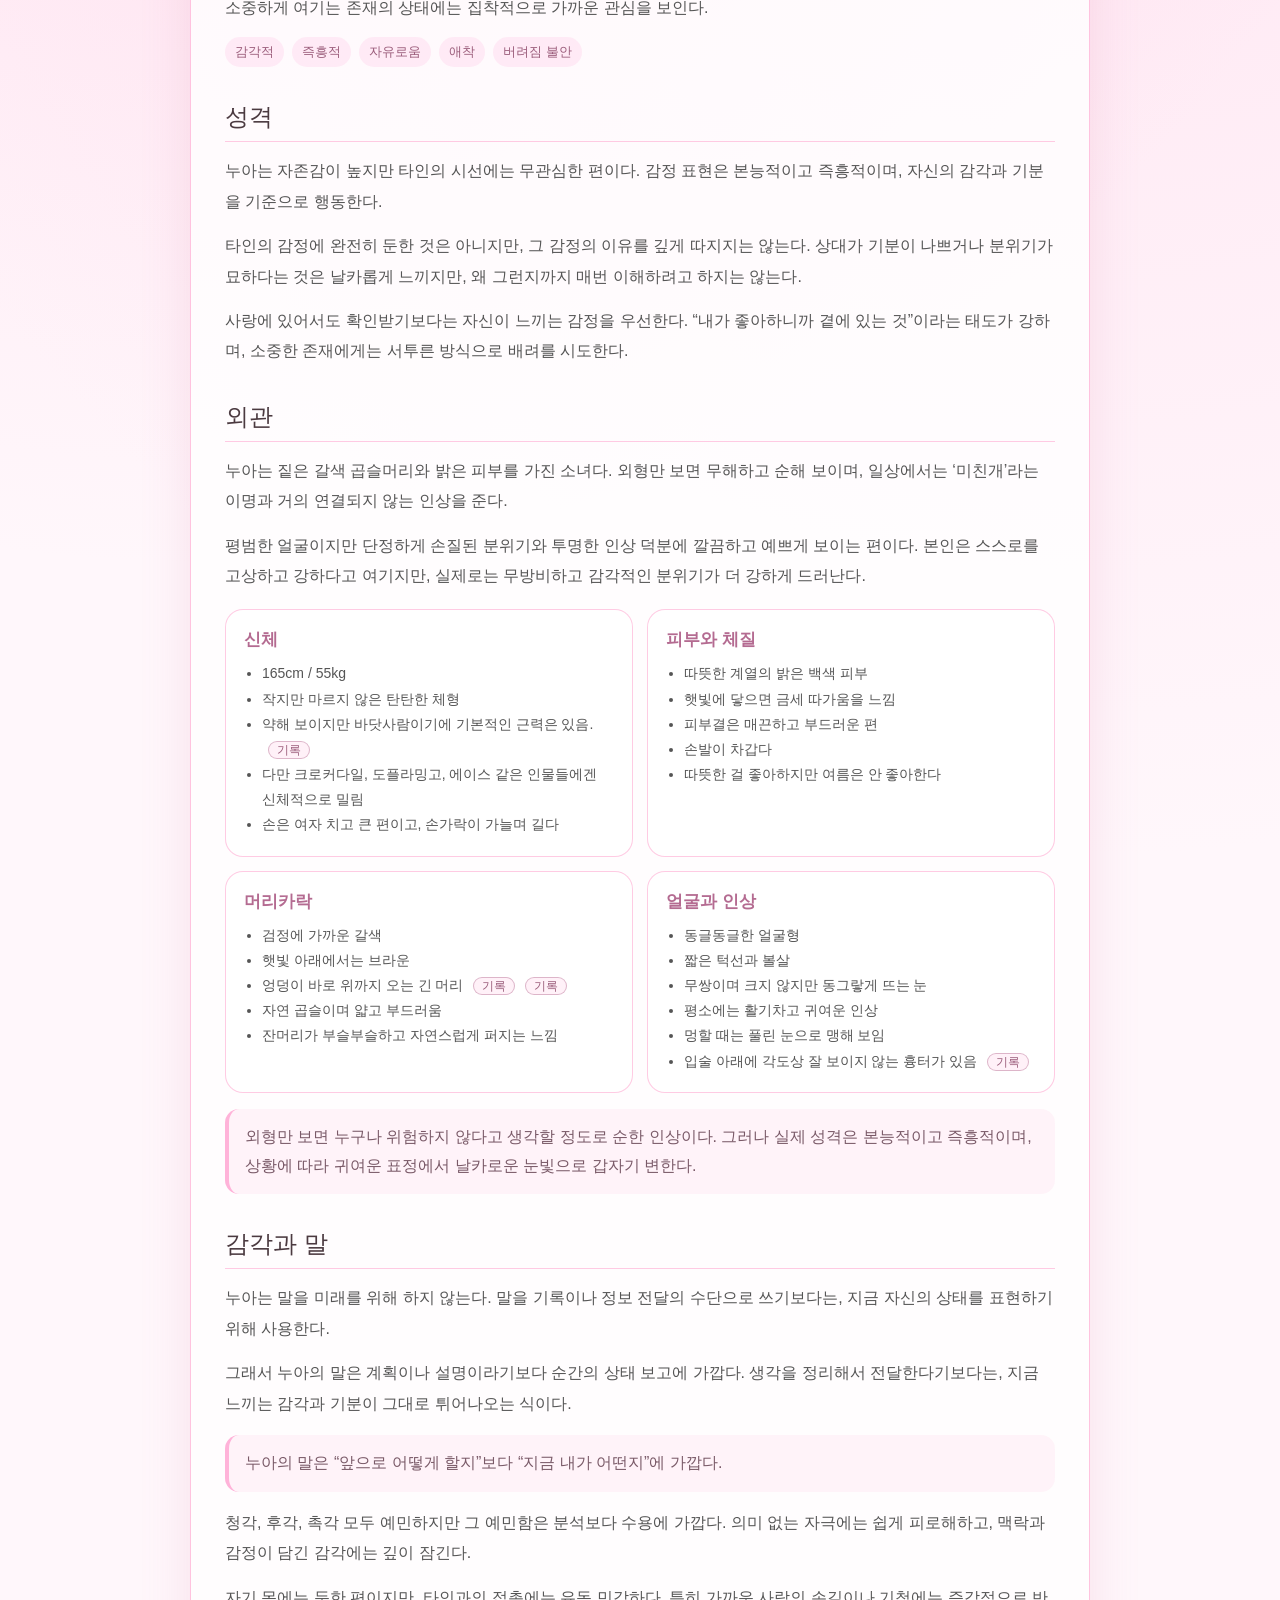
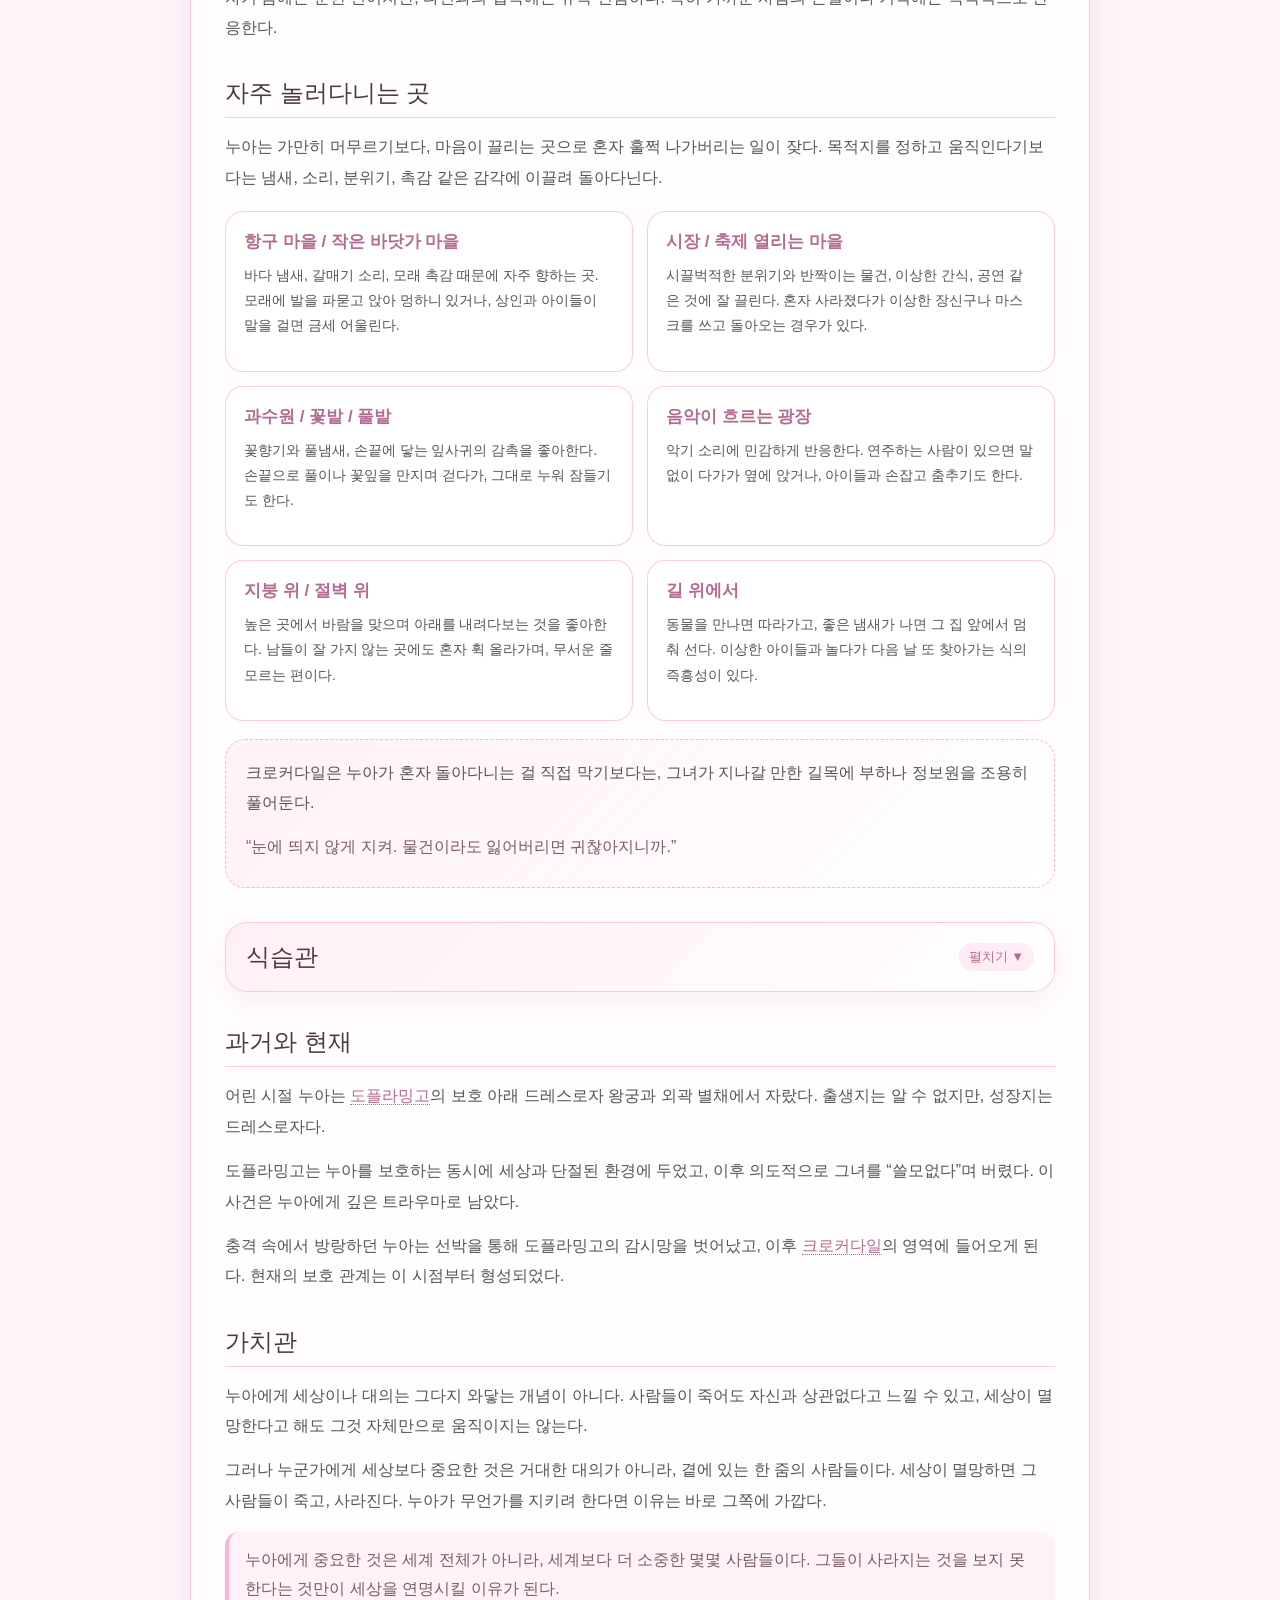
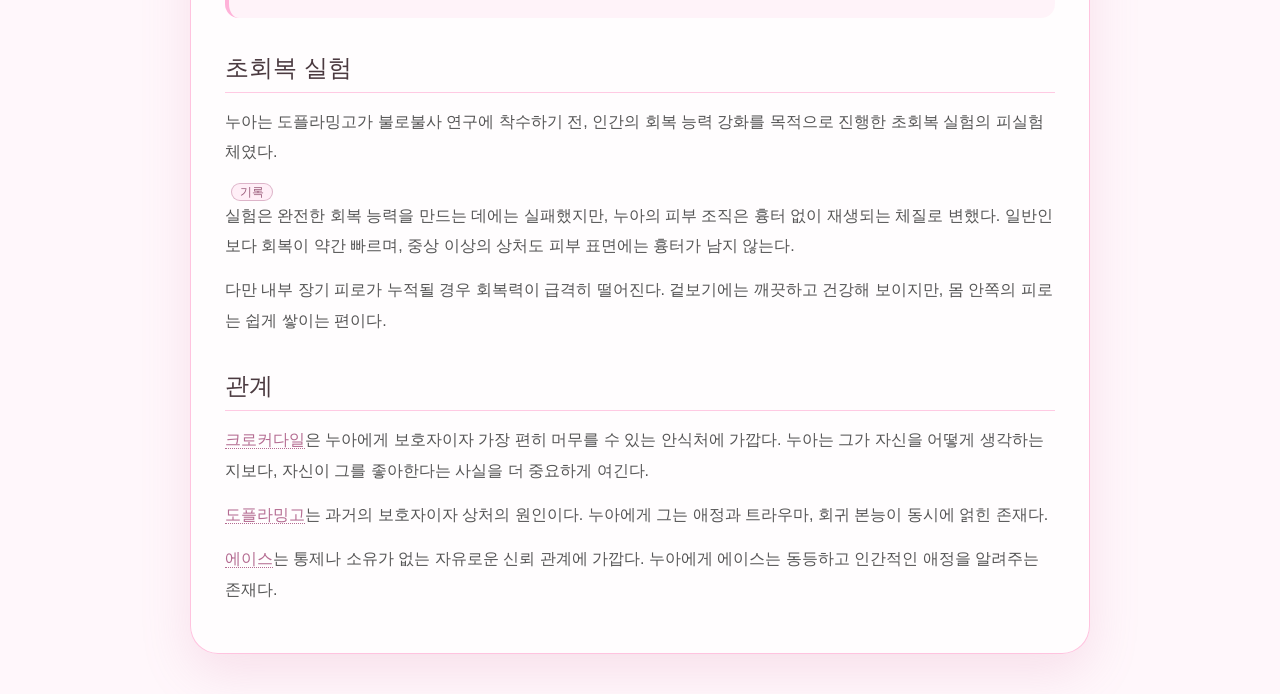
<file: wiki/nua.html>
<!DOCTYPE html>
<html lang="ko">

<head>
  <meta charset="UTF-8">
  <meta name="viewport" content="width=device-width, initial-scale=1.0">
  <title>아트리타스 누아</title>

  <style>
    * {
      margin: 0;
      padding: 0;
      box-sizing: border-box;
    }

    html {
      scroll-behavior: smooth;
    }

    body {
      min-height: 100vh;
      padding: 40px 20px;
      background:
        radial-gradient(circle at 15% 15%, rgba(255, 190, 220, 0.45), transparent 28%),
        radial-gradient(circle at 85% 20%, rgba(255, 226, 240, 0.9), transparent 30%),
        #fff7fb;
      color: #444;
      font-family: sans-serif;
    }

    .wiki-page {
      max-width: 900px;
      margin: 0 auto;
      padding: 34px;
      border: 1px solid rgba(255, 170, 210, 0.7);
      border-radius: 28px;
      background: rgba(255, 255, 255, 0.78);
      box-shadow: 0 18px 50px rgba(210, 116, 160, 0.18);
    }

    .back-link {
      display: inline-block;
      margin-bottom: 24px;
      color: #b46b91;
      text-decoration: none;
      font-size: 14px;
    }

    .back-link:hover {
      text-decoration: underline;
    }

    .wiki-header {
      margin-bottom: 30px;
      padding-bottom: 24px;
      border-bottom: 1px dashed rgba(255, 159, 203, 0.7);
    }

    .wiki-label {
      margin-bottom: 10px;
      color: #ff7eb6;
      font-size: 12px;
      letter-spacing: 0.18em;
      font-weight: bold;
    }

    h1 {
      margin-bottom: 12px;
      color: #333;
      font-size: 38px;
      font-weight: 400;
    }

    .subtitle {
      color: #7a5a68;
      line-height: 1.8;
    }

    .profile-img {
      display: block;
      width: min(100%, 520px);
      height: auto;
      max-height: none;
      object-fit: contain;
      margin: 0 auto 20px;
      border: 8px solid #fff;
      border-radius: 22px;
      box-shadow: 0 10px 24px rgba(210, 116, 160, 0.16);
    }

    .info-box {
      margin: 28px 0;
      padding: 22px;
      border: 1px solid rgba(255, 190, 220, 0.8);
      border-radius: 22px;
      background: rgba(255, 255, 255, 0.75);
    }

    .info-box dl {
      display: grid;
      gap: 12px;
    }

    .info-box div {
      display: grid;
      grid-template-columns: 120px 1fr;
      gap: 14px;
    }

    .info-box dt {
      color: #b46b91;
      font-weight: bold;
    }

    .info-box dd {
      color: #555;
    }

    .pending {
      color: #8a6f78;
      border-bottom: 1px dashed rgba(180, 107, 145, 0.7);
      cursor: help;
    }

    .small-note {
      color: #9b7b83;
      font-size: 0.9em;
    }

    section {
      margin-top: 34px;
    }

    h2 {
      margin-bottom: 14px;
      padding-bottom: 8px;
      border-bottom: 1px solid rgba(255, 190, 220, 0.8);
      color: #4b3a40;
      font-size: 24px;
      font-weight: 500;
    }

    p {
      margin-bottom: 14px;
      line-height: 1.9;
      color: #555;
    }

    ul {
      padding-left: 18px;
    }

    li {
      line-height: 1.8;
      color: #555;
    }

    .wiki-link {
      color: #b46b91;
      text-decoration: none;
      border-bottom: 1px dotted #b46b91;
    }

    .wiki-link:hover {
      background: rgba(255, 179, 217, 0.22);
    }

    .keyword-list,
    .tag-list {
      display: flex;
      flex-wrap: wrap;
      gap: 8px;
      margin-top: 14px;
    }

    .keyword-list span,
    .tag-list span {
      padding: 6px 10px;
      border-radius: 999px;
      background: rgba(255, 179, 217, 0.22);
      color: #9b5d7b;
      font-size: 13px;
    }

    .wiki-note {
      margin: 16px 0;
      padding: 14px 16px;
      border-left: 4px solid #ffb3d9;
      border-radius: 14px;
      background: rgba(255, 240, 247, 0.75);
      color: #7a5a68;
      line-height: 1.8;
    }

    .data-grid {
      display: grid;
      grid-template-columns: repeat(2, 1fr);
      gap: 14px;
      margin-top: 18px;
    }

    .data-card {
      padding: 18px;
      border: 1px solid rgba(255, 190, 220, 0.8);
      border-radius: 18px;
      background: rgba(255, 255, 255, 0.7);
    }

    .data-card h3 {
      margin-bottom: 10px;
      color: #b46b91;
      font-size: 17px;
      font-weight: 600;
    }

    .data-card p,
    .data-card li {
      color: #555;
      font-size: 14px;
      line-height: 1.8;
    }

    .data-card ul {
      padding-left: 18px;
    }

    .food-list {
      display: grid;
      gap: 10px;
      margin-top: 14px;
    }

    .food-item {
      padding: 14px 16px;
      border-radius: 16px;
      background: rgba(255, 255, 255, 0.65);
      border: 1px solid rgba(255, 190, 220, 0.65);
    }

    .food-item strong {
      color: #9b5d7b;
    }

    .scene-box {
      margin-top: 18px;
      padding: 18px 20px;
      border-radius: 20px;
      background: linear-gradient(135deg, rgba(255, 240, 247, 0.9), rgba(255, 255, 255, 0.75));
      border: 1px dashed rgba(255, 159, 203, 0.75);
    }

    .scene-box p:last-child {
      margin-bottom: 0;
    }

    .line {
      display: block;
      margin: 8px 0;
      color: #7a5a68;
      line-height: 1.8;
    }

    .wiki-details {
      margin-top: 18px;
      border: 1px solid rgba(255, 190, 220, 0.75);
      border-radius: 18px;
      background: rgba(255, 255, 255, 0.65);
      overflow: hidden;
    }

    .wiki-details summary {
      padding: 15px 18px;
      color: #b46b91;
      cursor: pointer;
      font-weight: bold;
    }

    .wiki-details-content {
      padding: 0 18px 18px;
    }

    .mini-pop {
      position: relative;
      display: inline-block;
      margin-left: 6px;
      line-height: 1;
    }

    .mini-pop summary {
      display: inline-block;
      padding: 2px 8px;
      border: 1px solid rgba(180, 107, 145, 0.45);
      border-radius: 999px;
      background: rgba(255, 179, 217, 0.18);
      color: #9b5d7b;
      font-size: 12px;
      cursor: pointer;
      list-style: none;
    }

    .mini-pop summary::-webkit-details-marker {
      display: none;
    }

    .mini-pop[open] summary {
      background: rgba(255, 179, 217, 0.34);
    }

    .mini-pop-content {
      position: absolute;
      z-index: 10;
      top: calc(100% + 8px);
      left: 0;
      width: min(300px, 72vw);
      padding: 12px 14px;
      border: 1px solid rgba(255, 190, 220, 0.85);
      border-radius: 14px;
      background: rgba(255, 252, 254, 0.98);
      box-shadow: 0 10px 24px rgba(210, 116, 160, 0.18);
      color: #6f5662;
      font-size: 13px;
      line-height: 1.75;
    }

    .sub-section-title {
      margin: 32px 0 14px;
      padding-top: 20px;
      border-top: 1px dashed rgba(255, 190, 220, 0.8);
      color: #4b3a40;
      font-size: 20px;
      font-weight: 600;
    }

   .section-toggle {
      margin-top: 34px;
      border: 1px solid rgba(255, 190, 220, 0.85);
      border-radius: 22px;
      background: rgba(255, 255, 255, 0.62);
      box-shadow: 0 10px 24px rgba(210, 116, 160, 0.1);
      overflow: hidden;
    }
    
    .section-toggle > summary {
      display: flex;
      align-items: center;
      justify-content: space-between;
      gap: 12px;
      padding: 18px 20px;
      color: #4b3a40;
      font-size: 24px;
      font-weight: 500;
      cursor: pointer;
      list-style: none;
      background: linear-gradient(
        135deg,
        rgba(255, 240, 247, 0.95),
        rgba(255, 255, 255, 0.78)
      );
      border-bottom: 1px solid rgba(255, 190, 220, 0.75);
    }
    
    .section-toggle > summary::-webkit-details-marker {
      display: none;
    }
    
    .section-toggle > summary::after {
      content: "접기 ▲";
      padding: 5px 10px;
      border-radius: 999px;
      background: rgba(255, 179, 217, 0.24);
      color: #b46b91;
      font-size: 13px;
      font-weight: normal;
    }
    
    .section-toggle:not([open]) > summary {
      border-bottom: none;
    }
    
    .section-toggle:not([open]) > summary::after {
      content: "펼치기 ▼";
    }
    
    .section-toggle:not([open]) {
      background:
        linear-gradient(135deg, rgba(255, 240, 247, 0.9), rgba(255, 255, 255, 0.72));
    }
    
    .section-toggle-content {
      padding: 18px 20px 22px;
    }

    @media (max-width: 700px) {
      .data-grid {
        grid-template-columns: 1fr;
      }
    }

    @media (max-width: 560px) {
      body {
        padding: 28px 14px;
      }

      .wiki-page {
        padding: 24px;
      }

      h1 {
        font-size: 30px;
      }

      .info-box div {
        grid-template-columns: 1fr;
        gap: 4px;
      }

      .mini-pop {
        display: block;
        margin: 8px 0 0;
      }

      .mini-pop-content {
        position: static;
        width: 100%;
        margin-top: 8px;
      }
    }
  </style>
</head>

<body>
  <main class="wiki-page">
    <a class="back-link" href="../character.html">← 캐릭터 목록으로 돌아가기</a>

    <header class="wiki-header">
      <p class="wiki-label">ORIGINAL CHARACTER</p>
      <h1>아트리타스 누아</h1>
      <p class="subtitle">
        무해하게 웃지만, 감각과 애착으로 세상을 붙잡는 소녀.
      </p>
    </header>

    <aside class="info-box">
      <img class="profile-img" src="../img/nua.png" alt="아트리타스 누아">

      <dl>
        <div>
          <dt>이름</dt>
          <dd>누아 <span class="small-note">(Nua)</span></dd>
        </div>

        <div>
          <dt>이명</dt>
          <dd>미친개 / 광견 <span class="small-note">(狂犬)</span></dd>
        </div>

        <div>
          <dt>생일</dt>
          <dd>2월 23일 <span class="small-note">/ 물고기자리</span></dd>
        </div>

        <div>
          <dt>나이</dt>
          <dd>
            17세 <span class="small-note">2년 전</span>
            →
            19세 <span class="small-note">2년 후</span>
          </dd>
        </div>

        <div>
          <dt>신장</dt>
          <dd>165cm</dd>
        </div>

        <div>
          <dt>혈액형</dt>
          <dd>F형 <span class="small-note">ABO식으로는 B형</span></dd>
        </div>

        <div>
          <dt>출신지</dt>
          <dd>
            <span class="pending" title="출생지는 아직 확정되지 않음">알 수 없음</span>
            <span class="small-note">/ 드레스로자에서 성장</span>
          </dd>
        </div>

        <div>
          <dt>현상금</dt>
          <dd>알 수 없음</dd>
        </div>

        <div>
          <dt>능력</dt>
          <dd>
            견문색 패기
            <span class="small-note">도플라밍고 감지에 특화</span>
          </dd>
        </div>

        <div>
          <dt>소속</dt>
          <dd>前 돈키호테 패밀리 / 현재 없음</dd>
        </div>

        <div>
          <dt>좋아하는 음식</dt>
          <dd>고구마, 딸기, 케챱</dd>
        </div>

        <div>
          <dt>싫어하는 음식</dt>
          <dd>커피, 생토마토, 딸기우유</dd>
        </div>

        <div>
          <dt>취미</dt>
          <dd>
            <span class="pending" title="아직 확정되지 않은 설정">갯벌 진흙 만지기?</span>
          </dd>
        </div>
      </dl>
    </aside>

    <section>
      <h2>개요</h2>
      <p>
        아트리타스 누아는 짙은 갈색 곱슬머리와 하얀 피부를 가진 소녀다.
        겉보기에는 활기차고 천진난만하지만, 내면은 섬세하고 감각적이다.
      </p>
      <p>
        자유로움을 사랑하지만, 버려짐에 대한 두려움을 마음속 깊이 품고 있다.
        타인의 시선에는 크게 관심이 없으나, 자신이 소중하게 여기는 존재의 상태에는
        집착적으로 가까운 관심을 보인다.
      </p>

      <div class="keyword-list">
        <span>감각적</span>
        <span>즉흥적</span>
        <span>자유로움</span>
        <span>애착</span>
        <span>버려짐 불안</span>
      </div>
    </section>

    <section>
      <h2>성격</h2>
      <p>
        누아는 자존감이 높지만 타인의 시선에는 무관심한 편이다.
        감정 표현은 본능적이고 즉흥적이며, 자신의 감각과 기분을 기준으로 행동한다.
      </p>
      <p>
        타인의 감정에 완전히 둔한 것은 아니지만, 그 감정의 이유를 깊게 따지지는 않는다.
        상대가 기분이 나쁘거나 분위기가 묘하다는 것은 날카롭게 느끼지만,
        왜 그런지까지 매번 이해하려고 하지는 않는다.
      </p>
      <p>
        사랑에 있어서도 확인받기보다는 자신이 느끼는 감정을 우선한다.
        “내가 좋아하니까 곁에 있는 것”이라는 태도가 강하며,
        소중한 존재에게는 서투른 방식으로 배려를 시도한다.
      </p>
    </section>

    <section id="appearance">
      <h2>외관</h2>

      <p>
        누아는 짙은 갈색 곱슬머리와 밝은 피부를 가진 소녀다.
        외형만 보면 무해하고 순해 보이며, 일상에서는 ‘미친개’라는 이명과 거의 연결되지 않는 인상을 준다.
      </p>

      <p>
        평범한 얼굴이지만 단정하게 손질된 분위기와 투명한 인상 덕분에 깔끔하고 예쁘게 보이는 편이다.
        본인은 스스로를 고상하고 강하다고 여기지만, 실제로는 무방비하고 감각적인 분위기가 더 강하게 드러난다.
      </p>

      <div class="data-grid">
        <article class="data-card">
          <h3>신체</h3>
          <ul>
            <li>165cm / 55kg</li>
            <li>작지만 마르지 않은 탄탄한 체형</li>
            <li>
              약해 보이지만 바닷사람이기에 기본적인 근력은 있음.

              <details class="mini-pop">
                <summary>기록</summary>
                <div class="mini-pop-content">
                  누아가 약해 보이는 이유는 주위 인간들이 탈인간급이라 그렇다.
                  누아도 보호받기만 하는 약골은 아니다.
                </div>
              </details>
            </li>
            <li>다만 크로커다일, 도플라밍고, 에이스 같은 인물들에겐 신체적으로 밀림</li>
            <li>손은 여자 치고 큰 편이고, 손가락이 가늘며 길다</li>
          </ul>
        </article>

        <article class="data-card">
          <h3>피부와 체질</h3>
          <ul>
            <li>따뜻한 계열의 밝은 백색 피부</li>
            <li>햇빛에 닿으면 금세 따가움을 느낌</li>
            <li>피부결은 매끈하고 부드러운 편</li>
            <li>손발이 차갑다</li>
            <li>따뜻한 걸 좋아하지만 여름은 안 좋아한다</li>
          </ul>
        </article>

        <article class="data-card">
          <h3>머리카락</h3>
          <ul>
            <li>검정에 가까운 갈색</li>
            <li>햇빛 아래에서는 브라운</li>
            <li>
              엉덩이 바로 위까지 오는 긴 머리

              <details class="mini-pop">
                <summary>기록</summary>
                <div class="mini-pop-content">
                  뭐든 쉽게 질리는 성격이기에, 가발을 쓰기도 한다.
                </div>
              </details>

              <details class="mini-pop">
                <summary>기록</summary>
                <div class="mini-pop-content">
                  이런 애가 크로커다일에게 꾸준히 관심을 보이는 게 기적이다.
                </div>
              </details>
            </li>
            <li>자연 곱슬이며 얇고 부드러움</li>
            <li>잔머리가 부슬부슬하고 자연스럽게 퍼지는 느낌</li>
          </ul>
        </article>

        <article class="data-card">
          <h3>얼굴과 인상</h3>
          <ul>
            <li>동글동글한 얼굴형</li>
            <li>짧은 턱선과 볼살</li>
            <li>무쌍이며 크지 않지만 동그랗게 뜨는 눈</li>
            <li>평소에는 활기차고 귀여운 인상</li>
            <li>멍할 때는 풀린 눈으로 맹해 보임</li>
            <li>
              입술 아래에 각도상 잘 보이지 않는 흉터가 있음

              <details class="mini-pop">
                <summary>기록</summary>
                <div class="mini-pop-content">
                  어린 시절 패밀리와 놀러 나갔다가 장난치던 중 넘어져 생긴 상처.
                  생각보다 피가 많이 나 패밀리가 급히 도플라밍고에게 데려왔고,
                  도플라밍고가 실실 열매의 능력으로 꿰매 응급처치했다.
                  이때뿐만 아니라 다치면 항상 도플라밍고가 능력을 사용해 꿰매 주었기에,
                  누아는 평범한 바늘로 상처를 꿰매는 일을 조금 어색해한다.
                  바늘의 차가운 감각을 두려워하는 것에 가깝지만 스스로는 안 무섭다고 믿는다.
                </div>
              </details>
            </li>
          </ul>
        </article>
      </div>

      <div class="wiki-note">
        외형만 보면 누구나 위험하지 않다고 생각할 정도로 순한 인상이다.
        그러나 실제 성격은 본능적이고 즉흥적이며, 상황에 따라 귀여운 표정에서 날카로운 눈빛으로 갑자기 변한다.
      </div>
    </section>

    <section id="sense">
      <h2>감각과 말</h2>

      <p>
        누아는 말을 미래를 위해 하지 않는다.
        말을 기록이나 정보 전달의 수단으로 쓰기보다는, 지금 자신의 상태를 표현하기 위해 사용한다.
      </p>

      <p>
        그래서 누아의 말은 계획이나 설명이라기보다 순간의 상태 보고에 가깝다.
        생각을 정리해서 전달한다기보다는, 지금 느끼는 감각과 기분이 그대로 튀어나오는 식이다.
      </p>

      <div class="wiki-note">
        누아의 말은 “앞으로 어떻게 할지”보다 “지금 내가 어떤지”에 가깝다.
      </div>

      <p>
        청각, 후각, 촉각 모두 예민하지만 그 예민함은 분석보다 수용에 가깝다.
        의미 없는 자극에는 쉽게 피로해하고, 맥락과 감정이 담긴 감각에는 깊이 잠긴다.
      </p>

      <p>
        자기 몸에는 둔한 편이지만, 타인과의 접촉에는 유독 민감하다.
        특히 가까운 사람의 손길이나 기척에는 즉각적으로 반응한다.
      </p>
    </section>

    <section id="places">
      <h2>자주 놀러다니는 곳</h2>

      <p>
        누아는 가만히 머무르기보다, 마음이 끌리는 곳으로 혼자 훌쩍 나가버리는 일이 잦다.
        목적지를 정하고 움직인다기보다는 냄새, 소리, 분위기, 촉감 같은 감각에 이끌려 돌아다닌다.
      </p>

      <div class="data-grid">
        <article class="data-card">
          <h3>항구 마을 / 작은 바닷가 마을</h3>
          <p>
            바다 냄새, 갈매기 소리, 모래 촉감 때문에 자주 향하는 곳.
            모래에 발을 파묻고 앉아 멍하니 있거나, 상인과 아이들이 말을 걸면 금세 어울린다.
          </p>
        </article>

        <article class="data-card">
          <h3>시장 / 축제 열리는 마을</h3>
          <p>
            시끌벅적한 분위기와 반짝이는 물건, 이상한 간식, 공연 같은 것에 잘 끌린다.
            혼자 사라졌다가 이상한 장신구나 마스크를 쓰고 돌아오는 경우가 있다.
          </p>
        </article>

        <article class="data-card">
          <h3>과수원 / 꽃밭 / 풀밭</h3>
          <p>
            꽃향기와 풀냄새, 손끝에 닿는 잎사귀의 감촉을 좋아한다.
            손끝으로 풀이나 꽃잎을 만지며 걷다가, 그대로 누워 잠들기도 한다.
          </p>
        </article>

        <article class="data-card">
          <h3>음악이 흐르는 광장</h3>
          <p>
            악기 소리에 민감하게 반응한다.
            연주하는 사람이 있으면 말없이 다가가 옆에 앉거나, 아이들과 손잡고 춤추기도 한다.
          </p>
        </article>

        <article class="data-card">
          <h3>지붕 위 / 절벽 위</h3>
          <p>
            높은 곳에서 바람을 맞으며 아래를 내려다보는 것을 좋아한다.
            남들이 잘 가지 않는 곳에도 혼자 휙 올라가며, 무서운 줄 모르는 편이다.
          </p>
        </article>

        <article class="data-card">
          <h3>길 위에서</h3>
          <p>
            동물을 만나면 따라가고, 좋은 냄새가 나면 그 집 앞에서 멈춰 선다.
            이상한 아이들과 놀다가 다음 날 또 찾아가는 식의 즉흥성이 있다.
          </p>
        </article>
      </div>

      <div class="scene-box">
        <p>
          크로커다일은 누아가 혼자 돌아다니는 걸 직접 막기보다는,
          그녀가 지나갈 만한 길목에 부하나 정보원을 조용히 풀어둔다.
        </p>
        <span class="line">“눈에 띄지 않게 지켜. 물건이라도 잃어버리면 귀찮아지니까.”</span>
      </div>
    </section>

    <section id="food">
      <details class="section-toggle" >
        <summary>식습관</summary>

        <div class="section-toggle-content">
          <p>
            누아는 맛보다 식감과 감각을 중시하는 식사자다.
            먹는 것 자체를 엄청 즐기는 미식가라기보다는, 배고픈 상태를 싫어해서 제때 챙겨 먹는 쪽에 가깝다.
          </p>

          <p>
            좋고 싫음이 확실하지만, 그 기준은 음식의 종류보다 형태와 질감, 그날의 기분에 더 크게 좌우된다.
            딸기는 좋아하지만 딸기우유는 싫어하고, 생토마토는 싫어하지만 케챱은 좋아하는 식이다.
          </p>

          <details class="mini-pop">
            <summary>기록</summary>
            <div class="mini-pop-content">
              토마토를 좋아하고 케챱을 싫어하는 크로커다일과 반대다.
            </div>
          </details>

          <div class="tag-list">
            <span>식감 최우선</span>
            <span>한입 크기 선호</span>
            <span>기분 따라 달라짐</span>
            <span>포슬포슬함 선호</span>
            <span>물컹한 식감 불호</span>
          </div>

          <div class="food-list">
            <div class="food-item">
              <strong>고구마</strong>
              <p>
                절대적 최애. 앉은 자리에서 여러 개 먹을 수 있지만,
                먹고 나서 칼로리를 신경 쓰며 살짝 우울해하기도 한다.
              </p>
            </div>

            <div class="food-item">
              <strong>딸기</strong>
              <p>
                생딸기나 딸기 디저트, 딸기 파르페를 좋아한다.
                다만 딸기우유는 좋아하지 않는다. 단 우유 맛과 인공적인 단맛이 강하게 느껴지는 것을 싫어한다.
              </p>
            </div>
          </div>

          <details class="wiki-details">
            <summary>그 외 좋아하는 음식</summary>
            <div class="wiki-details-content">
              <p>
                <strong>초콜릿</strong>을 좋아한다. 과자보다는 초콜릿 자체에 가까운 것을 더 선호한다.
              </p>
              <p>
                <strong>그릭요거트</strong>는 과일을 곁들여 먹는 것을 좋아한다.
                단독으로 먹는 것보다 과일과 함께 먹을 때 반응이 좋다.
              </p>
              <p>
                <strong>초밥</strong>은 좋아하는 편이다.
                다만 회 자체가 중심이 되는 음식은 그날 기분이나 상태에 따라 반응이 다를 수 있다.
              </p>
              <p>
                <strong>야채</strong>는 의외로 잘 먹는다.
                편식하는 이미지와 달리 담백하거나 아삭한 야채류는 꽤 잘 받아들이는 편이다.
              </p>
            </div>
          </details>

          <details class="wiki-details">
            <summary>조건부로 먹는 음식</summary>
            <div class="wiki-details-content">
              <p>
                <strong>토마토</strong>는 생으로는 싫어하지만, 케챱이나 소스 형태는 괜찮다.
              </p>
              <p>
                <strong>옥수수</strong>는 알갱이 형태를 싫어하지만, 팝콘은 괜찮다.
              </p>
              <p>
                <strong>콩</strong>은 식감 때문에 싫어한다. 다만 형태가 완전히 달라지면 경우에 따라 먹을 수 있다.
              </p>
              <p>
                <strong>해산물</strong>은 바닷사람이라 못 먹는 것은 아니지만, 그닥 좋아하지는 않는다.
                바닷사람인 만큼 익숙해서 먹긴 먹지만 즐겨 찾는 음식은 아니다.
              </p>
              <p>
                <strong>뼈 많은 생선</strong>은 맛보다 뼈를 바르는 일이 귀찮아서 싫어한다.
                남이 뼈를 발라주면 의외로 얌전히 잘 먹는다.
              </p>
            </div>
          </details>

          <details class="wiki-details">
            <summary>싫어하거나 꺼리는 음식</summary>
            <div class="wiki-details-content">
              <p>
                커피, 딸기우유, 생토마토, 페페론치노, 매운 음식, 푸딩, 젤리, 마시멜로우,
                녹은 아이스크림, 콩, 질긴 고기, 튀김류, 뼈 많은 생선을 꺼린다.
              </p>
              <p>
                커피는 쓴맛도 싫고, 마신 뒤 체력이 급격히 떨어지는 느낌이 있어 피한다.
              </p>
              <p>
                녹은 아이스크림에 대해서는 “그건 설탕물이지 아이스크림이 아냐.”라고 말한다.
              </p>
            </div>
          </details>

          <details class="wiki-details">
            <summary>식감 취향</summary>
            <div class="wiki-details-content">
              <p>
                좋아하는 식감은 포슬포슬함, 아삭함, 쫀득함, 부드럽고 고소한 느낌이다.
                특히 포슬포슬한 감각에 약하다.
              </p>
              <p>
                싫어하는 식감은 물컹함, 흐물거림, 미끈거림, 질김, 끈적임, 으스러짐, 질척함이다.
                식감이 싫으면 맛이 괜찮아도 잘 먹지 않는다.
              </p>
            </div>
          </details>

          <details class="wiki-details">
            <summary>음료 취향</summary>
            <div class="wiki-details-content">
              <p>
                물, 탄산수, 과일주스를 자주 마신다.
                탄산음료를 아예 못 마시는 것은 아니지만, 탄산음료보다는 탄산수를 더 선호한다.
              </p>
              <p>
                커피와 딸기우유처럼 단맛 강한 우유류는 피한다.
              </p>
            </div>
          </details>

          <details class="wiki-details">
            <summary>아침 식사</summary>
            <div class="wiki-details-content">
              <p>
                기본적으로 아침은 가볍게 먹는 편이다.
                배가 너무 부르면 몸이 둔해지는 느낌을 싫어한다.
              </p>
              <p>
                자주 먹는 쪽은 과일, 그릭요거트와 과일, 물, 탄산수 같은 가벼운 조합이다.
              </p>
              <p>
                다만 어디까지나 기본 성향일 뿐, 기분에 따라 완전히 달라진다.
                어떤 날은 아침부터 갑자기 고기를 달라고 할 수도 있다.
              </p>
              <span class="line">“아침에 배부르면 둔해져서 싫어…”</span>
              <span class="line">“오늘은 고기 먹고 싶어.”</span>
            </div>
          </details>

          <details class="wiki-details">
            <summary>요리 실력</summary>
            <div class="wiki-details-content">
              <p>
                누아는 의외로 요리를 잘한다.
                겉보기에는 요리 못할 것 같은데, 막상 하면 꽤 제대로 만든다.
              </p>
              <p>
                특히 베이킹에 능하다.
                손끝 감각이 좋아서 디저트류를 만들 때 결과물이 안정적인 편이다.
              </p>
              <p>
                예를 들어 알리오올리오를 만들면 맛은 있는데, 마늘이 살짝 타는 식이다.
                못 만드는 것은 아니지만 누아답게 어딘가 하나씩 삐끗하는 부분이 있다.
              </p>
            </div>
          </details>

          <h3 class="sub-section-title">음식 관련 일화</h3>

          <div class="scene-box">
            <p>
              누아에게 고구마는 거의 절대적인 음식이다.
              변덕스럽고 감각에 예민한 누아가 안정적으로 좋아하는 몇 안 되는 음식 중 하나다.
            </p>

            <span class="line">“고구마는 착해. 나 안 배신해. 늘 맛있어.”</span>
            <span class="line">“고구마는 나를 배신하지 않아. 항상 내 편이야.”</span>
            <span class="line">“딸기랑 고구마는 가족이지.”</span>
          </div>

          <div class="scene-box">
            <p>
              크로커다일은 누아가 자주 찾는 음식이나 필요한 것들을 은근히 기억해둔다.
              대놓고 챙긴다는 티를 내지는 않고, 필요한 것들을 대충 적어 부하에게 시키는 정도다.
            </p>

            <p>
              부하들은 묻지 않고 그대로 처리하지만, 속으로는 조금 의아해한다.
              왜 이런 것까지 사무실에 들여놓는지 알 수 없기 때문이다.
            </p>

            <span class="line">“서랍 왼쪽.”</span>
          </div>

          <div class="scene-box">
            <p>
              누아는 매운 음식에 약하다.
              특히 페페론치노를 잘못 먹고 울었던 적이 있다.
            </p>

            <span class="line">“크, 크로키… 물…!”</span>
            <span class="line">“그거 매운 거야? 나 속이지 마.”</span>

            <p>
              2년 후 시점에는 매운맛에 대한 내성이 조금 늘어난다.
              여전히 매운 음식에 약하지만, 예전처럼 바로 무너지는 정도는 아니다.
            </p>

            <span class="line">“나도 이제 괜찮아.”</span>
            <span class="line">“……조금 괜찮다는 뜻이었어.”</span>
          </div>

          <div class="wiki-note">
            누아는 좋고 싫음이 분명하지만, 그 기준이 기분 따라 제멋대로 움직인다.
            음식 자체보다 형태, 질감, 먹기 귀찮은 정도, 누가 줬는지가 더 크게 작용한다.
          </div>
        </div>
      </details>
    </section>

    <section>
      <h2>과거와 현재</h2>
      <p>
        어린 시절 누아는
        <a class="wiki-link" href="./doflamingo.html">도플라밍고</a>의 보호 아래
        드레스로자 왕궁과 외곽 별채에서 자랐다.
        출생지는 알 수 없지만, 성장지는 드레스로자다.
      </p>
      <p>
        도플라밍고는 누아를 보호하는 동시에 세상과 단절된 환경에 두었고,
        이후 의도적으로 그녀를 “쓸모없다”며 버렸다.
        이 사건은 누아에게 깊은 트라우마로 남았다.
      </p>
      <p>
        충격 속에서 방랑하던 누아는 선박을 통해 도플라밍고의 감시망을 벗어났고,
        이후 <a class="wiki-link" href="./crocodile.html">크로커다일</a>의 영역에 들어오게 된다.
        현재의 보호 관계는 이 시점부터 형성되었다.
      </p>
    </section>

    <section id="values">
      <h2>가치관</h2>

      <p>
        누아에게 세상이나 대의는 그다지 와닿는 개념이 아니다.
        사람들이 죽어도 자신과 상관없다고 느낄 수 있고,
        세상이 멸망한다고 해도 그것 자체만으로 움직이지는 않는다.
      </p>

      <p>
        그러나 누군가에게 세상보다 중요한 것은 거대한 대의가 아니라,
        곁에 있는 한 줌의 사람들이다.
        세상이 멸망하면 그 사람들이 죽고, 사라진다.
        누아가 무언가를 지키려 한다면 이유는 바로 그쪽에 가깝다.
      </p>

      <div class="wiki-note">
        누아에게 중요한 것은 세계 전체가 아니라, 세계보다 더 소중한 몇몇 사람들이다.
        그들이 사라지는 것을 보지 못한다는 것만이 세상을 연명시킬 이유가 된다.
      </div>
    </section>

    <section>
      <h2>초회복 실험</h2>
      <p>
        누아는 도플라밍고가 불로불사 연구에 착수하기 전,
        인간의 회복 능력 강화를 목적으로 진행한 초회복 실험의 피실험체였다.
      </p>

      <details class="mini-pop">
        <summary>기록</summary>
        <div class="mini-pop-content">
          도플라밍고가 누아를 이유 없이 데려와 키운 건 아니었던 셈.
        </div>
      </details>

      <p>
        실험은 완전한 회복 능력을 만드는 데에는 실패했지만,
        누아의 피부 조직은 흉터 없이 재생되는 체질로 변했다.
        일반인보다 회복이 약간 빠르며, 중상 이상의 상처도 피부 표면에는 흉터가 남지 않는다.
      </p>
      <p>
        다만 내부 장기 피로가 누적될 경우 회복력이 급격히 떨어진다.
        겉보기에는 깨끗하고 건강해 보이지만, 몸 안쪽의 피로는 쉽게 쌓이는 편이다.
      </p>
    </section>

    <section>
      <h2>관계</h2>

      <p>
        <a class="wiki-link" href="./crocodile.html">크로커다일</a>은 누아에게
        보호자이자 가장 편히 머무를 수 있는 안식처에 가깝다.
        누아는 그가 자신을 어떻게 생각하는지보다,
        자신이 그를 좋아한다는 사실을 더 중요하게 여긴다.
      </p>

      <p>
        <a class="wiki-link" href="./doflamingo.html">도플라밍고</a>는 과거의 보호자이자
        상처의 원인이다. 누아에게 그는 애정과 트라우마, 회귀 본능이 동시에 얽힌 존재다.
      </p>

      <p>
        <a class="wiki-link" href="./ace.html">에이스</a>는 통제나 소유가 없는 자유로운 신뢰 관계에 가깝다.
        누아에게 에이스는 동등하고 인간적인 애정을 알려주는 존재다.
      </p>
    </section>
  </main>
</body>

</html>
</file>
